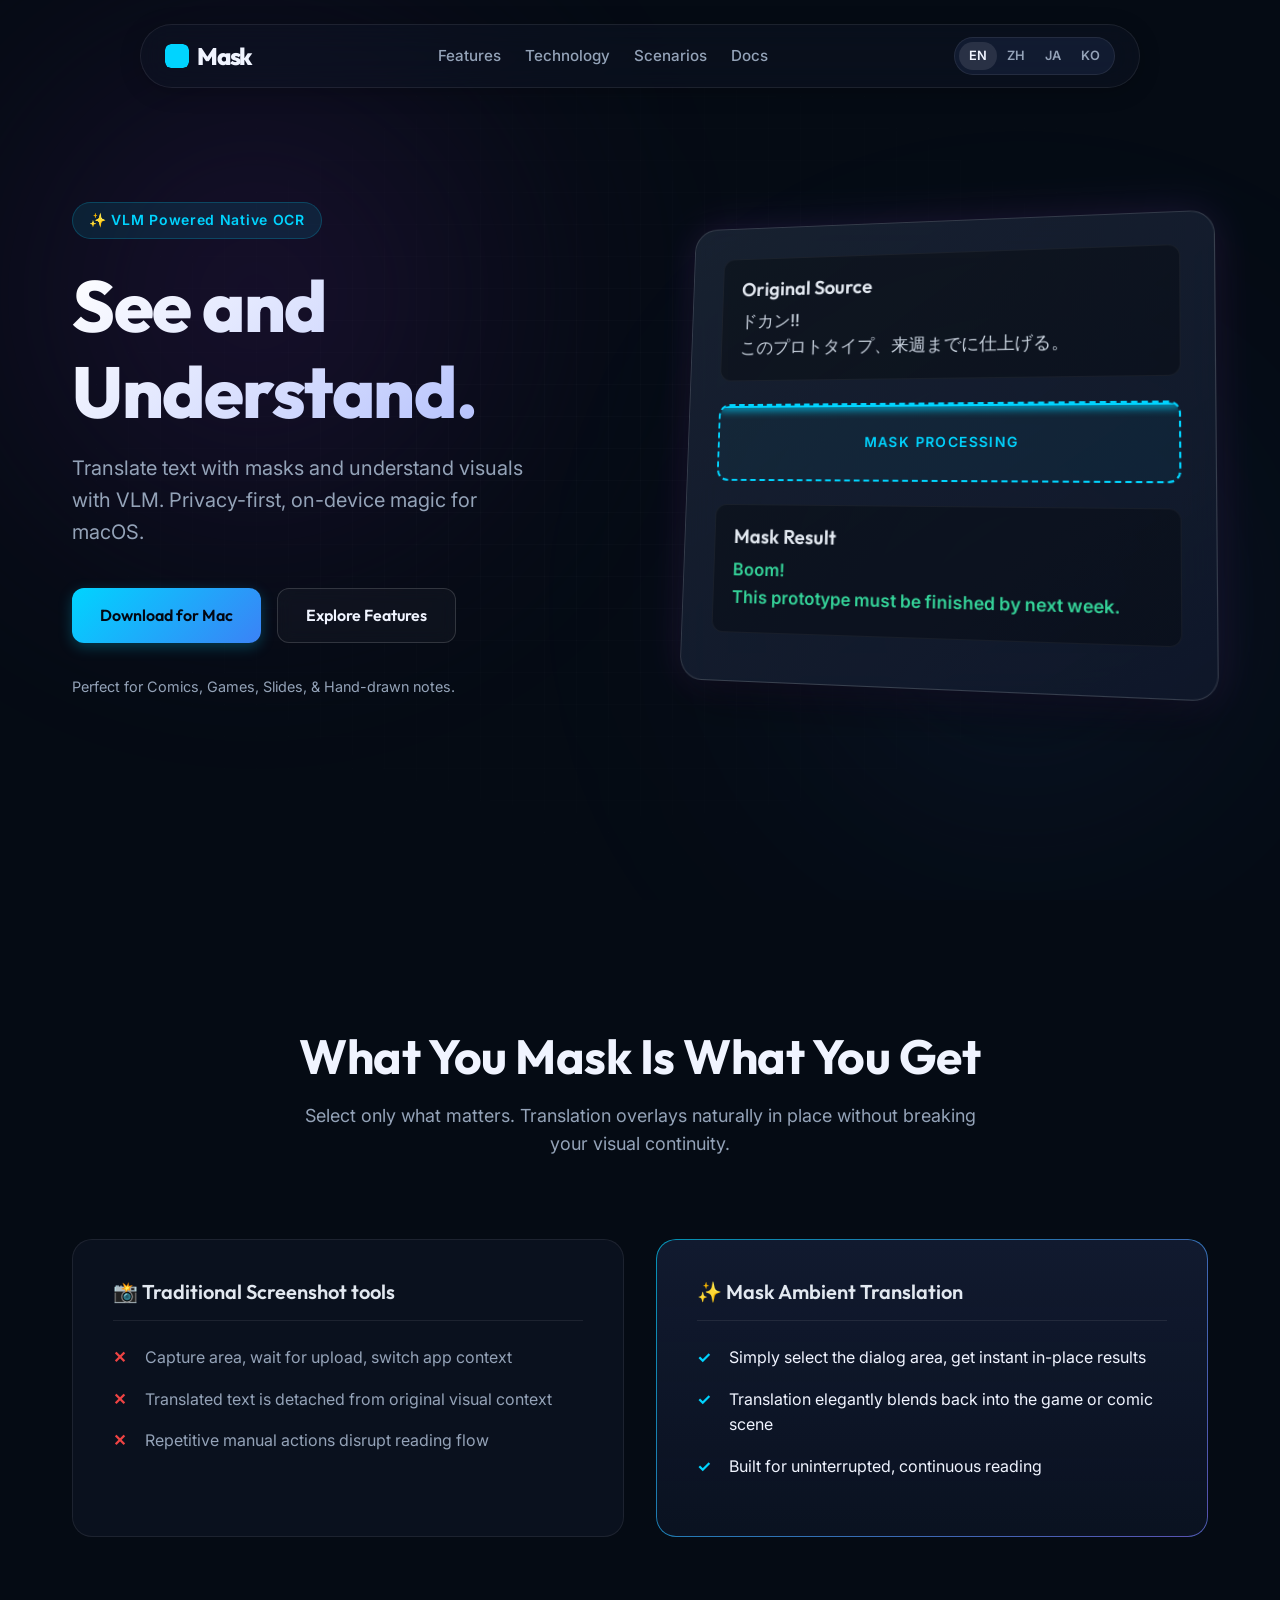
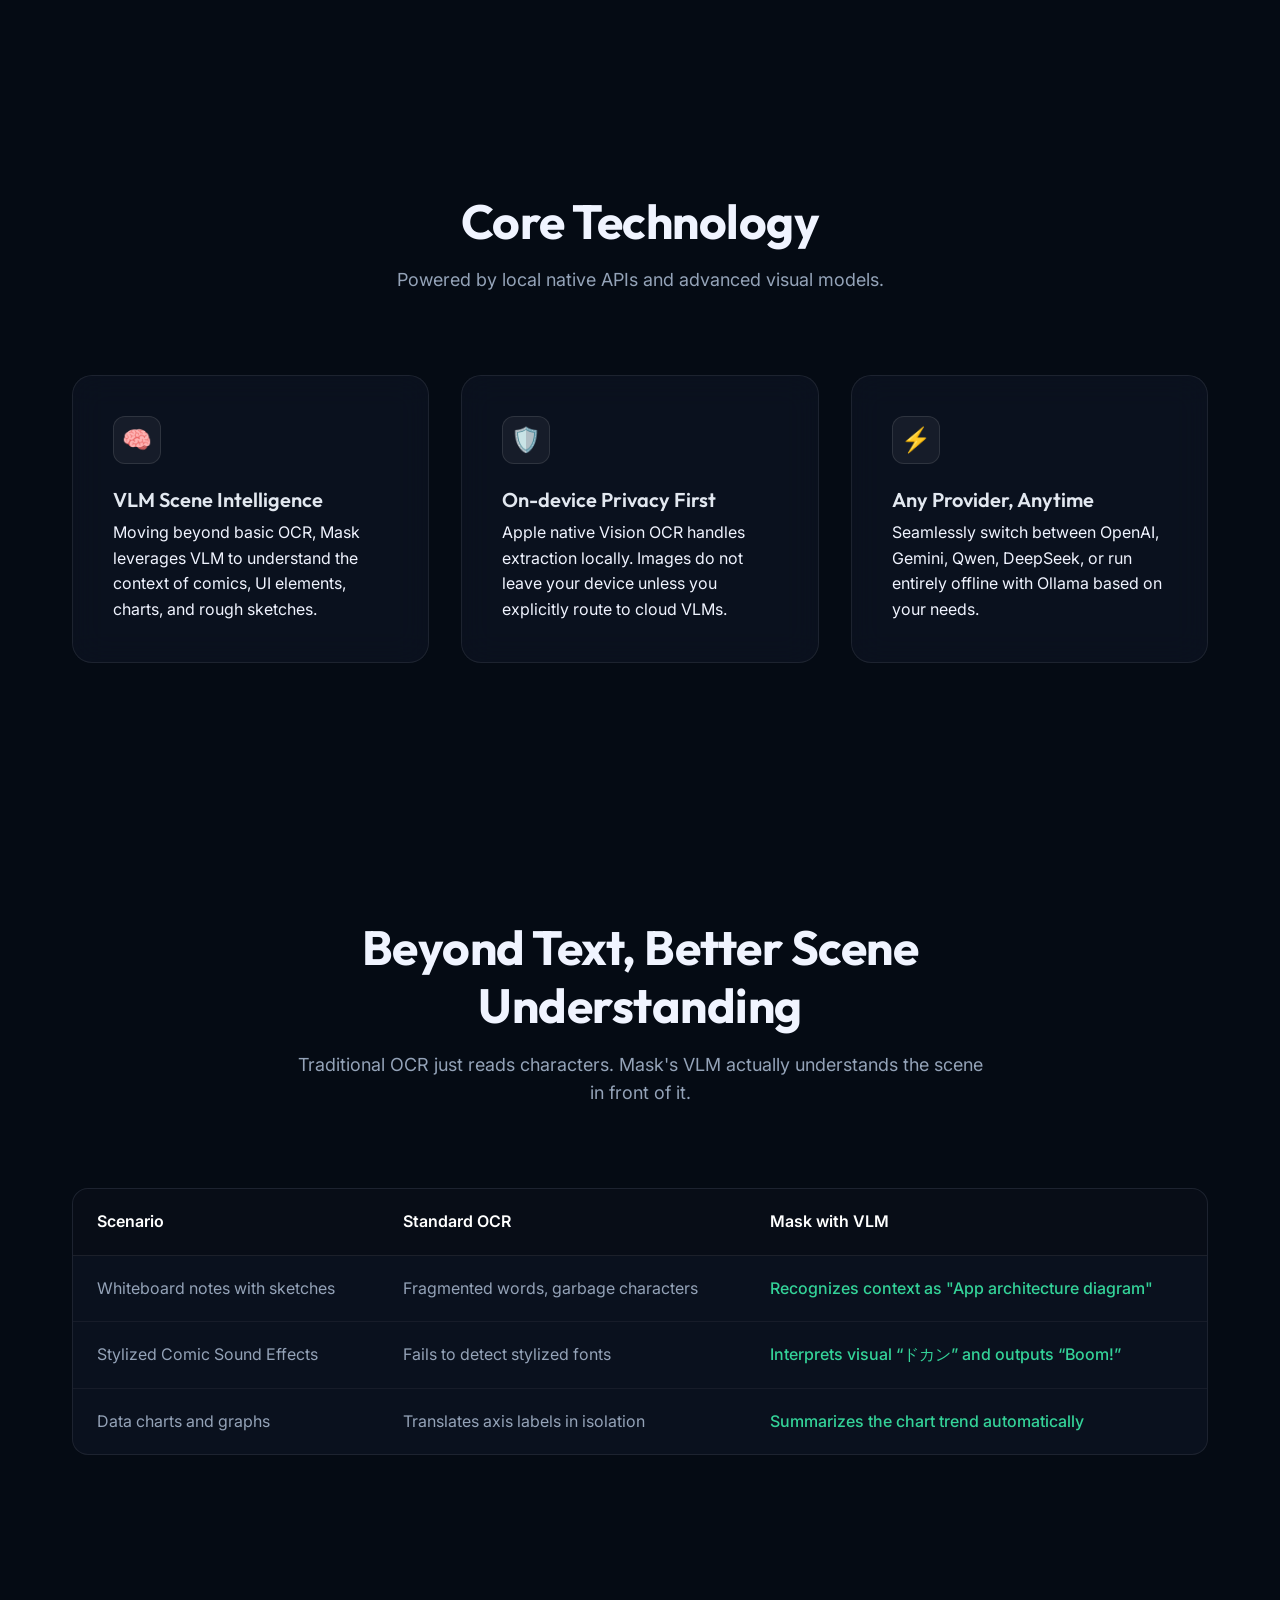
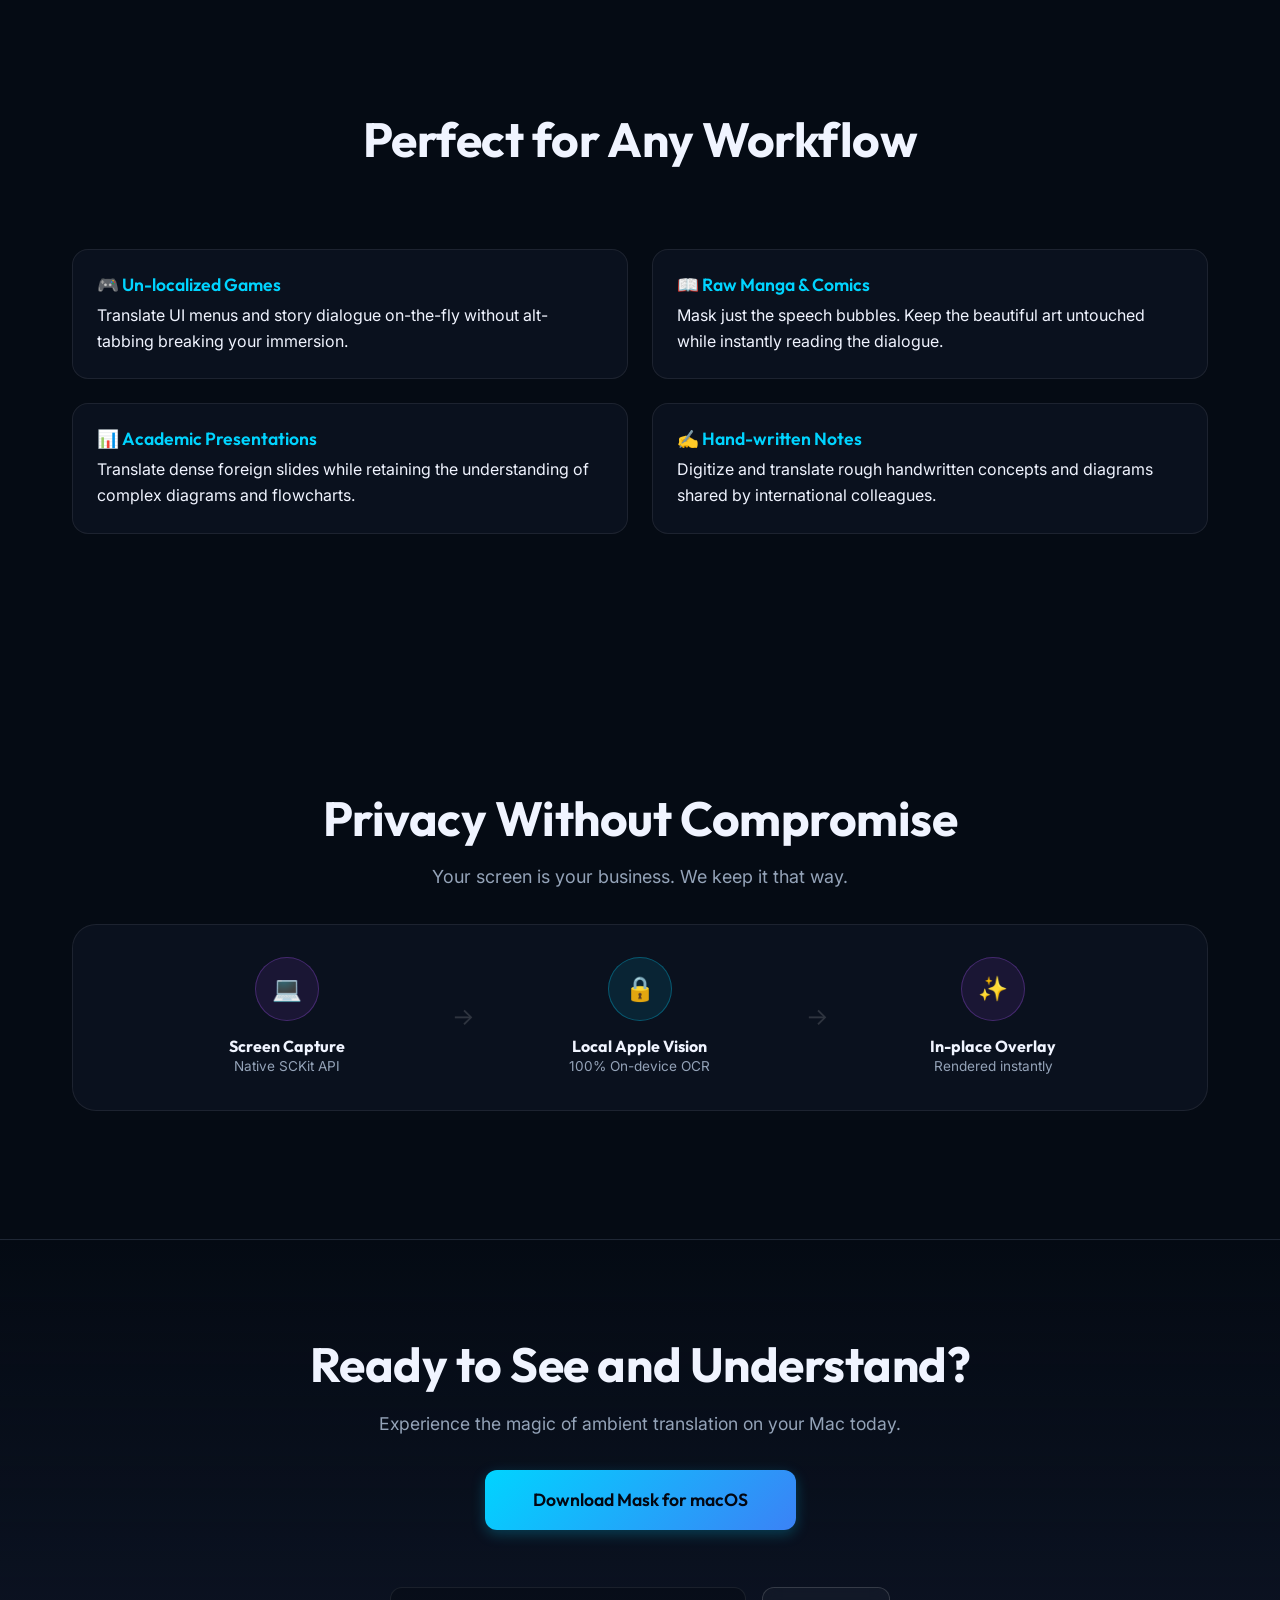
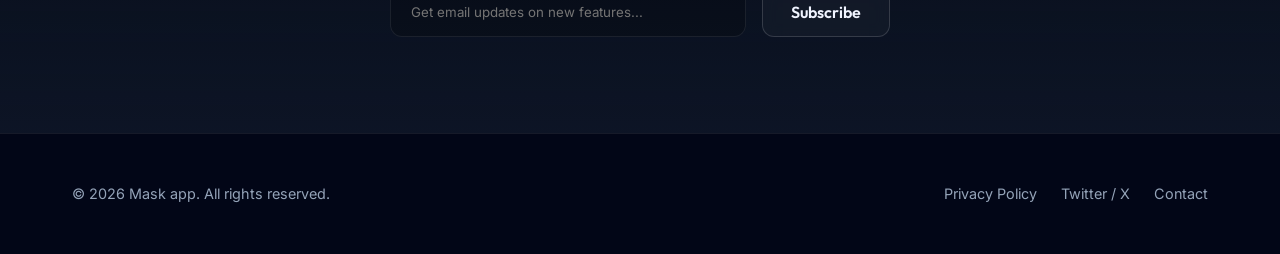
<file: index.html>
<!doctype html>
<html lang="en">
  <head>
    <meta charset="UTF-8" />
    <meta name="viewport" content="width=device-width, initial-scale=1" />
    <title>Mask - See and Understand | On-device VLM Translator</title>
    <meta
      name="description"
      content="Mask is an AI translation tool with mask-based interaction, on-device OCR, and VLM understanding for context-aware private translation."
    />
    <meta name="theme-color" content="#050b14" />
    <meta property="og:type" content="website" />
    <meta property="og:title" content="Mask - See and Understand" />
    <meta
      property="og:description"
      content="Translate text with masks and understand scenes with VLM. Privacy-first and on-device."
    />
    <meta property="og:url" content="https://mask-app.com/" />
    <meta property="og:image" content="https://mask-app.com/assets/og-cover.svg" />
    <link rel="canonical" href="https://mask-app.com/" />
    <link rel="alternate" hreflang="en" href="https://mask-app.com/" />
    <link rel="alternate" hreflang="zh-CN" href="https://mask-app.com/zh" />
    <link rel="icon" href="/assets/mask_icon.svg" type="image/svg+xml" />
    <link rel="manifest" href="/site.webmanifest" />
    <link rel="preconnect" href="https://fonts.googleapis.com" />
    <link rel="preconnect" href="https://fonts.gstatic.com" crossorigin />
    <link
      href="https://fonts.googleapis.com/css2?family=Inter:wght@400;500;600&family=Outfit:wght@500;700;800&family=Space+Grotesk:wght@500;700&display=swap"
      rel="stylesheet"
    />
    <link rel="stylesheet" href="/styles.css" />
  </head>
  <body>
    <!-- Ambient glowing backgrounds -->
    <div class="ambient-bg" aria-hidden="true"></div>
    <div class="grid-overlay" aria-hidden="true"></div>

    <header class="site-header">
      <a class="brand" href="#home">Mask</a>
      <nav class="nav-links" aria-label="Main navigation">
        <a href="#features">Features</a>
        <a href="#technology">Technology</a>
        <a href="#scenarios">Scenarios</a>
        <a href="https://doc.mask-app.com" target="_blank" rel="noreferrer">Docs</a>
      </nav>
      <div class="header-actions">
        <div class="lang-toggle" aria-label="Language selector">
          <span class="active">EN</span>
          <a href="/zh" hreflang="zh-CN">ZH</a>
          <a href="/ja" hreflang="ja">JA</a>
          <a href="/ko" hreflang="ko">KO</a>
        </div>
      </div>
    </header>

    <main>
      <section class="hero reveal" id="home">
        <div class="container hero-content">
          <div class="hero-text">
            <span class="badge">✨ VLM Powered Native OCR</span>
            <h1>See and <br>Understand.</h1>
            <p class="subtitle">Translate text with masks and understand visuals with VLM. Privacy-first, on-device magic for macOS.</p>
            <div class="hero-actions">
              <a class="btn btn-primary" href="#download">Download for Mac</a>
              <a class="btn btn-secondary" href="#features">Explore Features</a>
            </div>
            <p style="color: var(--text-muted); font-size: 0.9rem;">Perfect for Comics, Games, Slides, & Hand-drawn notes.</p>
          </div>
          
          <div class="hero-demo-container">
            <div class="demo-glass-pane" aria-label="Mask interaction demo">
              <div class="demo-original">
                <h3>Original Source</h3>
                <p>ドカン!!</p>
                <p>このプロトタイプ、来週までに仕上げる。</p>
              </div>
              <div class="demo-mask" aria-hidden="true">
                <div class="scanner-line"></div>
                <span>Mask Processing</span>
              </div>
              <div class="demo-translated">
                <h3>Mask Result</h3>
                <p>Boom!</p>
                <p>This prototype must be finished by next week.</p>
              </div>
            </div>
          </div>
        </div>
      </section>

      <section class="reveal" id="features">
        <div class="container">
          <div class="section-header">
            <h2>What You Mask Is What You Get</h2>
            <p>Select only what matters. Translation overlays naturally in place without breaking your visual continuity.</p>
          </div>
          
          <div class="compare-container">
            <div class="compare-box">
              <h3>📸 Traditional Screenshot tools</h3>
              <ul>
                <li>Capture area, wait for upload, switch app context</li>
                <li>Translated text is detached from original visual context</li>
                <li>Repetitive manual actions disrupt reading flow</li>
              </ul>
            </div>
            <div class="compare-box pro">
              <h3>✨ Mask Ambient Translation</h3>
              <ul>
                <li>Simply select the dialog area, get instant in-place results</li>
                <li>Translation elegantly blends back into the game or comic scene</li>
                <li>Built for uninterrupted, continuous reading</li>
              </ul>
            </div>
          </div>
        </div>
      </section>

      <section class="reveal" id="technology">
        <div class="container">
          <div class="section-header">
            <h2>Core Technology</h2>
            <p>Powered by local native APIs and advanced visual models.</p>
          </div>
          <div class="feature-cards">
            <article class="glass-card">
              <div class="card-icon">🧠</div>
              <h3>VLM Scene Intelligence</h3>
              <p>Moving beyond basic OCR, Mask leverages VLM to understand the context of comics, UI elements, charts, and rough sketches.</p>
            </article>
            <article class="glass-card">
              <div class="card-icon">🛡️</div>
              <h3>On-device Privacy First</h3>
              <p>Apple native Vision OCR handles extraction locally. Images do not leave your device unless you explicitly route to cloud VLMs.</p>
            </article>
            <article class="glass-card">
              <div class="card-icon">⚡️</div>
              <h3>Any Provider, Anytime</h3>
              <p>Seamlessly switch between OpenAI, Gemini, Qwen, DeepSeek, or run entirely offline with Ollama based on your needs.</p>
            </article>
          </div>
        </div>
      </section>

      <section class="reveal" id="vlm-compare">
        <div class="container">
          <div class="section-header">
            <h2>Beyond Text, Better Scene Understanding</h2>
            <p>Traditional OCR just reads characters. Mask's VLM actually understands the scene in front of it.</p>
          </div>
          <table class="glass-table">
            <thead>
              <tr>
                <th>Scenario</th>
                <th>Standard OCR</th>
                <th>Mask with VLM</th>
              </tr>
            </thead>
            <tbody>
              <tr>
                <td>Whiteboard notes with sketches</td>
                <td>Fragmented words, garbage characters</td>
                <td>Recognizes context as "App architecture diagram"</td>
              </tr>
              <tr>
                <td>Stylized Comic Sound Effects</td>
                <td>Fails to detect stylized fonts</td>
                <td>Interprets visual “ドカン” and outputs “Boom!”</td>
              </tr>
              <tr>
                <td>Data charts and graphs</td>
                <td>Translates axis labels in isolation</td>
                <td>Summarizes the chart trend automatically</td>
              </tr>
            </tbody>
          </table>
        </div>
      </section>

      <section class="reveal" id="scenarios">
        <div class="container">
          <div class="section-header">
            <h2>Perfect for Any Workflow</h2>
          </div>
          <div class="scenario-grid">
            <article class="scenario-card">
              <h3>🎮 Un-localized Games</h3>
              <p>Translate UI menus and story dialogue on-the-fly without alt-tabbing breaking your immersion.</p>
            </article>
            <article class="scenario-card">
              <h3>📖 Raw Manga & Comics</h3>
              <p>Mask just the speech bubbles. Keep the beautiful art untouched while instantly reading the dialogue.</p>
            </article>
            <article class="scenario-card">
              <h3>📊 Academic Presentations</h3>
              <p>Translate dense foreign slides while retaining the understanding of complex diagrams and flowcharts.</p>
            </article>
            <article class="scenario-card">
              <h3>✍️ Hand-written Notes</h3>
              <p>Digitize and translate rough handwritten concepts and diagrams shared by international colleagues.</p>
            </article>
          </div>
        </div>
      </section>

      <section class="reveal" id="privacy">
        <div class="container">
           <div class="section-header" style="margin-bottom: 2rem;">
            <h2>Privacy Without Compromise</h2>
            <p>Your screen is your business. We keep it that way.</p>
          </div>
          <div class="privacy-flow">
            <div class="flow-step">
              <div class="flow-icon">💻</div>
              <h4>Screen Capture</h4>
              <p style="font-size: 0.85rem; color: var(--text-muted);">Native SCKit API</p>
            </div>
            <div class="flow-arrow">→</div>
            <div class="flow-step">
              <div class="flow-icon">🔒</div>
              <h4>Local Apple Vision</h4>
              <p style="font-size: 0.85rem; color: var(--text-muted);">100% On-device OCR</p>
            </div>
            <div class="flow-arrow">→</div>
            <div class="flow-step">
              <div class="flow-icon">✨</div>
              <h4>In-place Overlay</h4>
              <p style="font-size: 0.85rem; color: var(--text-muted);">Rendered instantly</p>
            </div>
          </div>
        </div>
      </section>

      <section class="cta-section reveal" id="download">
        <div class="container">
          <h2>Ready to See and Understand?</h2>
          <p style="color: var(--text-muted); margin: 1rem 0 2rem; font-size: 1.1rem;">Experience the magic of ambient translation on your Mac today.</p>
          <a class="btn btn-primary" href="#" style="padding: 1rem 3rem; font-size: 1.1rem;">Download Mask for macOS</a>
          <br><br>
          <a href="/ja" hreflang="ja" style="display:none;"></a>
          <a href="/ko" hreflang="ko" style="display:none;"></a>
          <a href="/zh" hreflang="zh-CN" style="display:none;"></a>
          
          <form class="subscribe-form" action="#" method="post" onsubmit="return false;">
            <input class="subscribe-input" id="email" type="email" placeholder="Get email updates on new features..." />
            <button class="btn btn-secondary" type="submit">Subscribe</button>
          </form>
        </div>
      </section>
    </main>

    <footer class="site-footer">
      <div class="container footer-content">
        <div style="color: var(--text-muted); font-size: 0.9rem;">© 2026 Mask app. All rights reserved.</div>
        <div class="footer-links">
          <a href="/privacy-en.html">Privacy Policy</a>
          <a href="https://x.com/" target="_blank" rel="noreferrer">Twitter / X</a>
          <a href="mailto:hello@mask-app.com">Contact</a>
        </div>
      </div>
    </footer>

    <script>
      // Simple observer for reveal animation
      const observer = new IntersectionObserver((entries) => {
        entries.forEach(entry => {
          if(entry.isIntersecting) {
            entry.target.classList.add('visible');
          }
        });
      }, { threshold: 0.1 });

      document.querySelectorAll('.reveal').forEach(el => observer.observe(el));
    </script>
  </body>
</html>
</file>
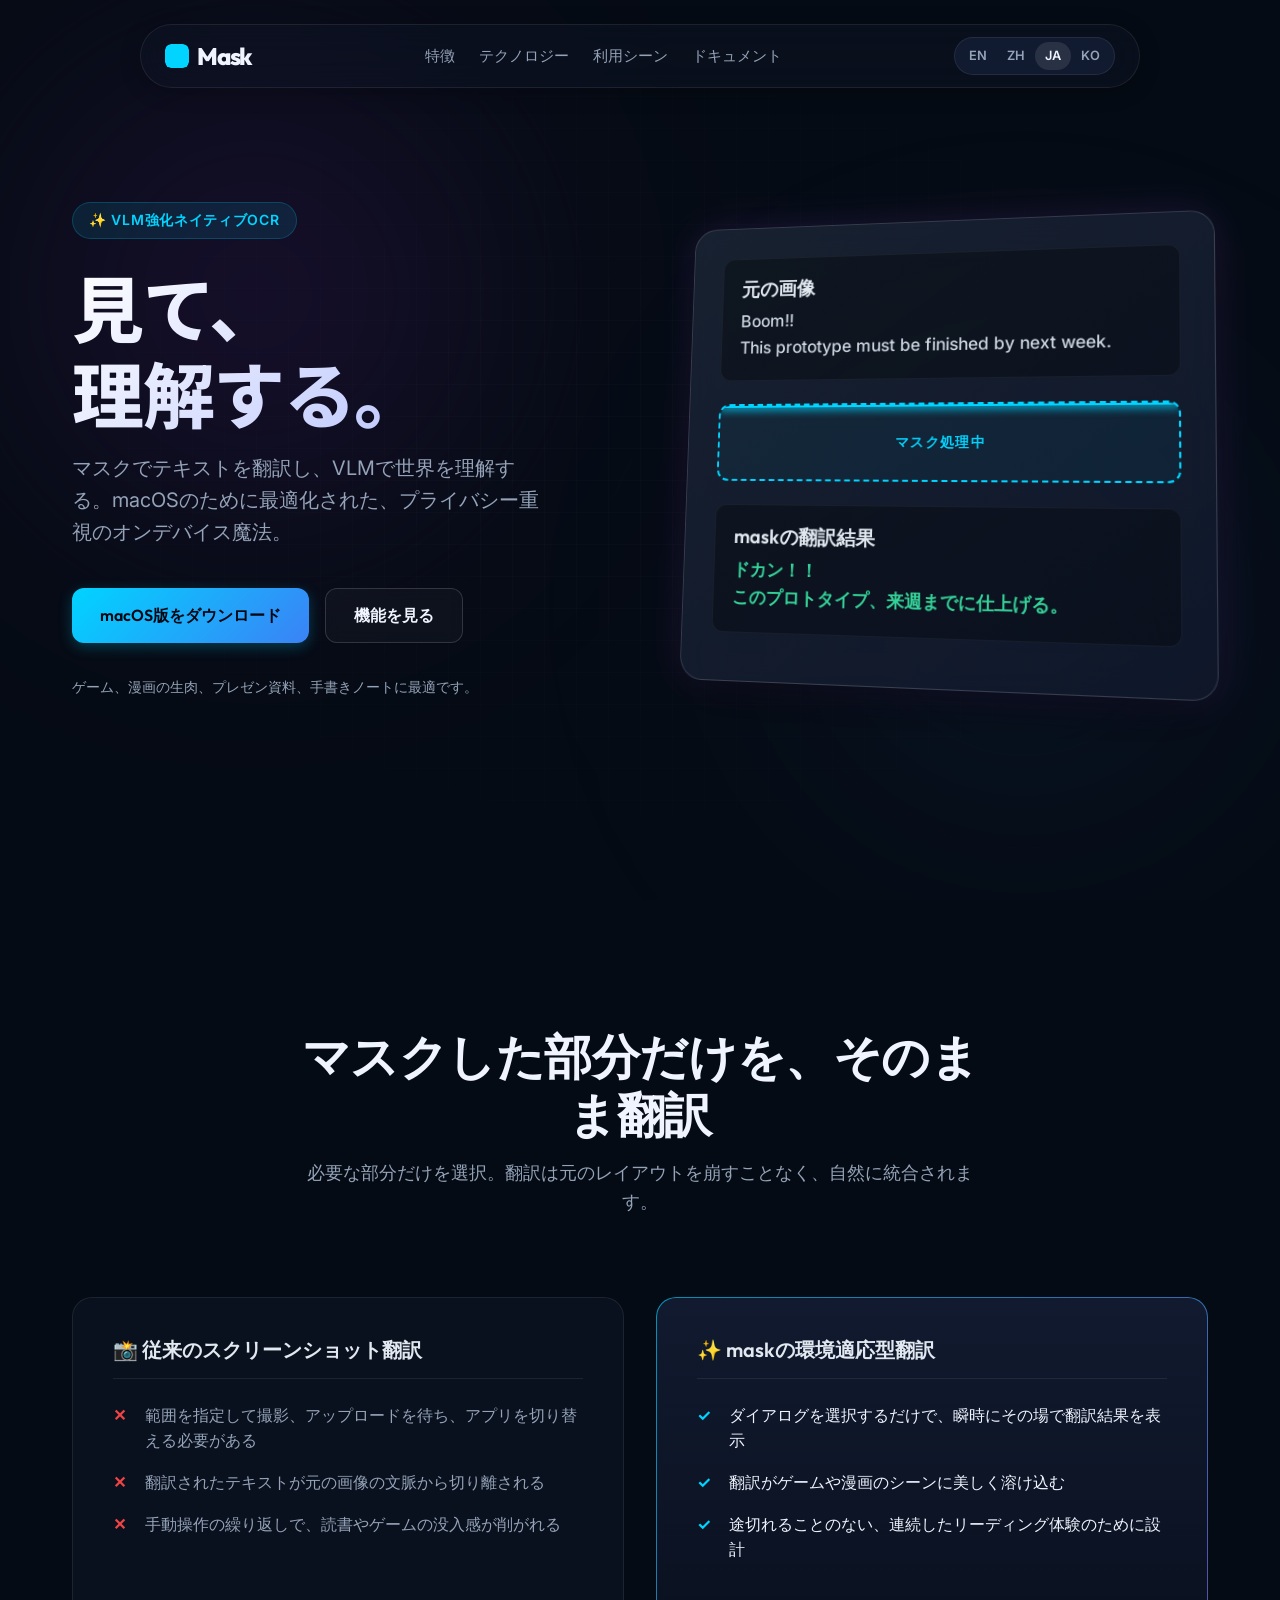
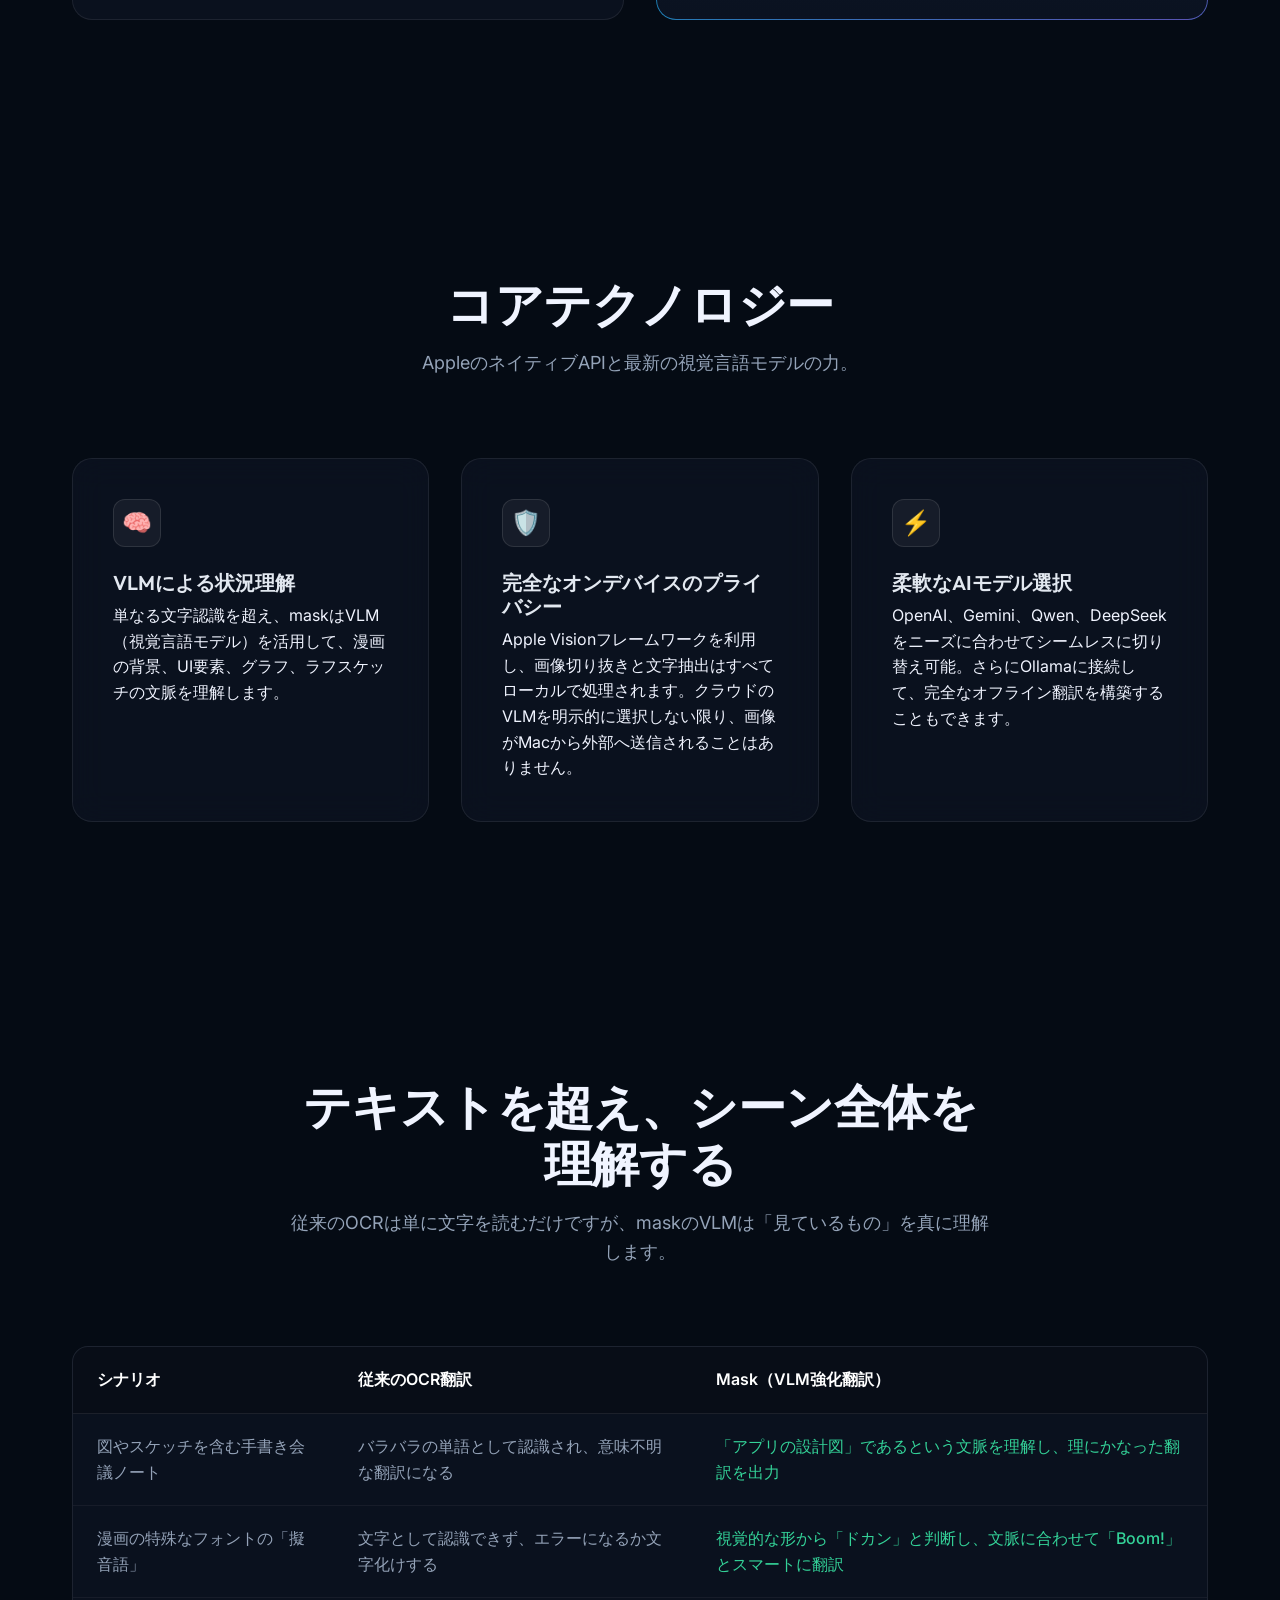
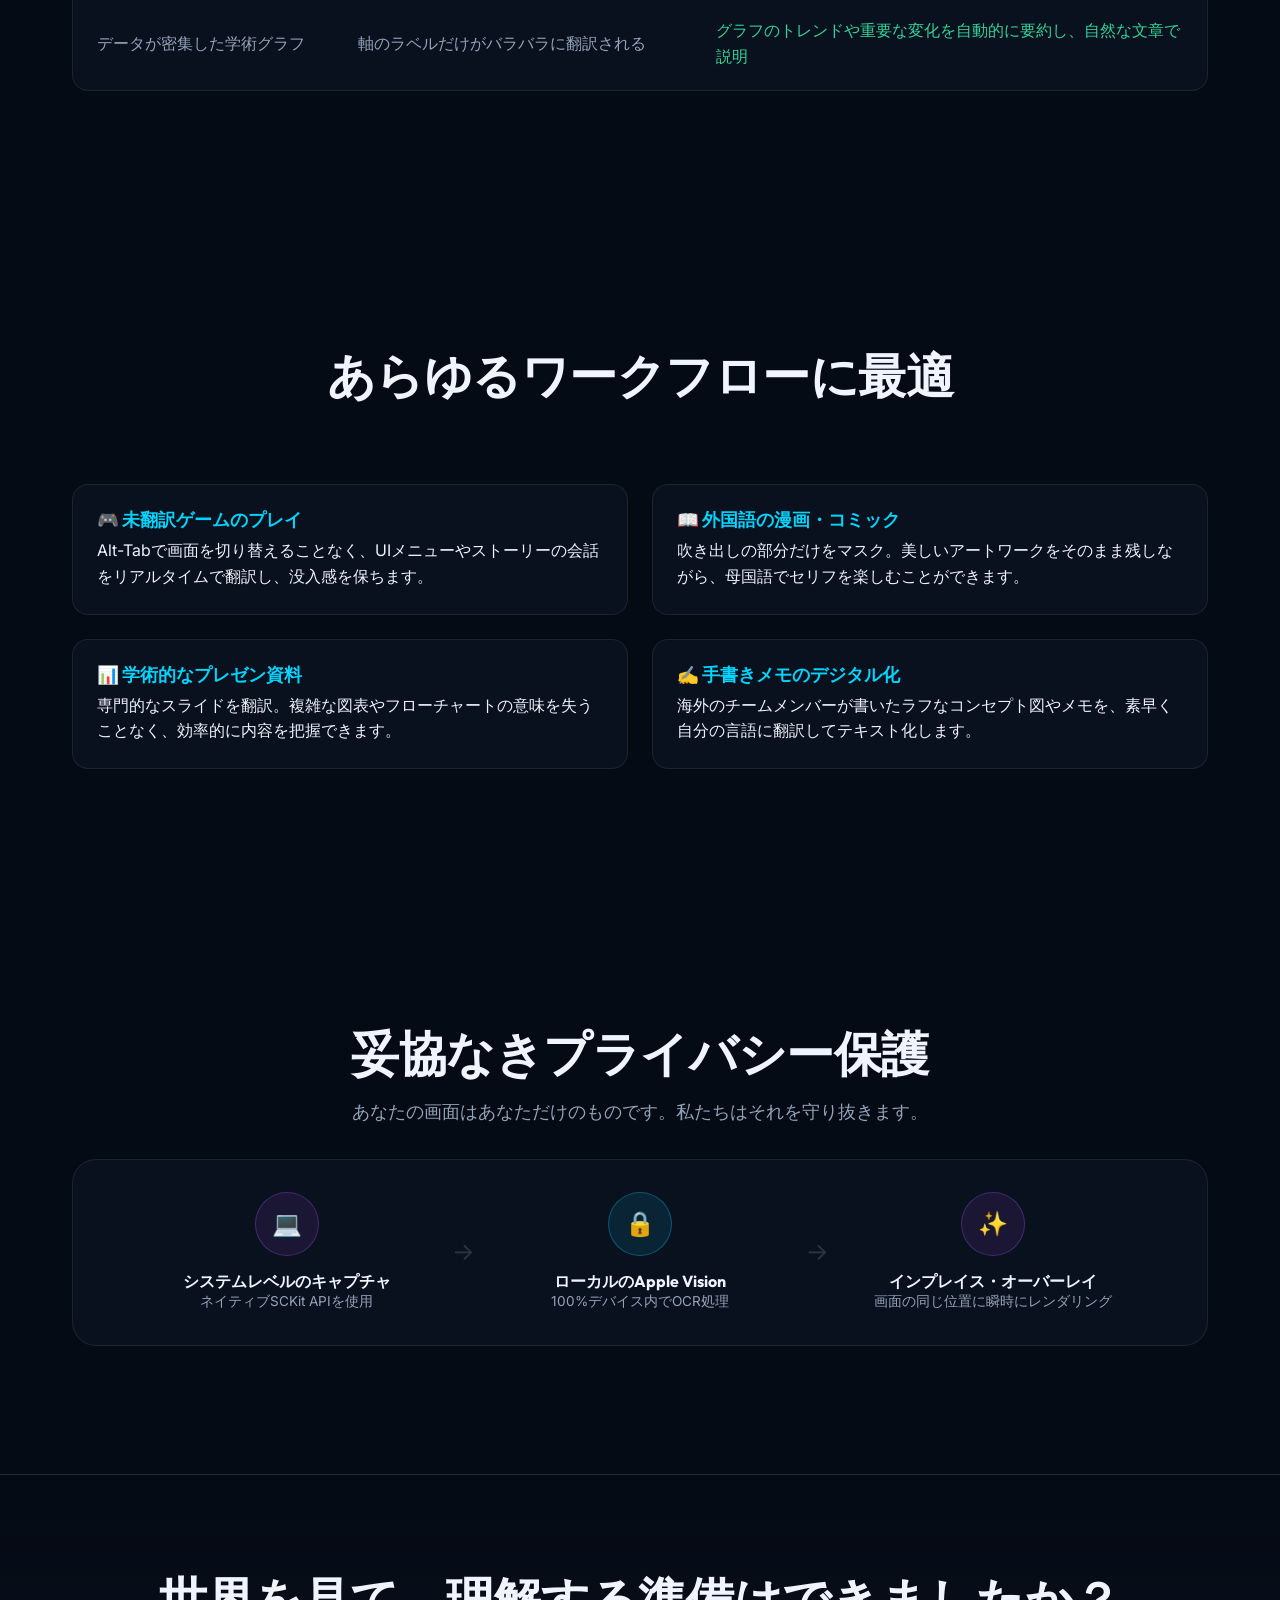
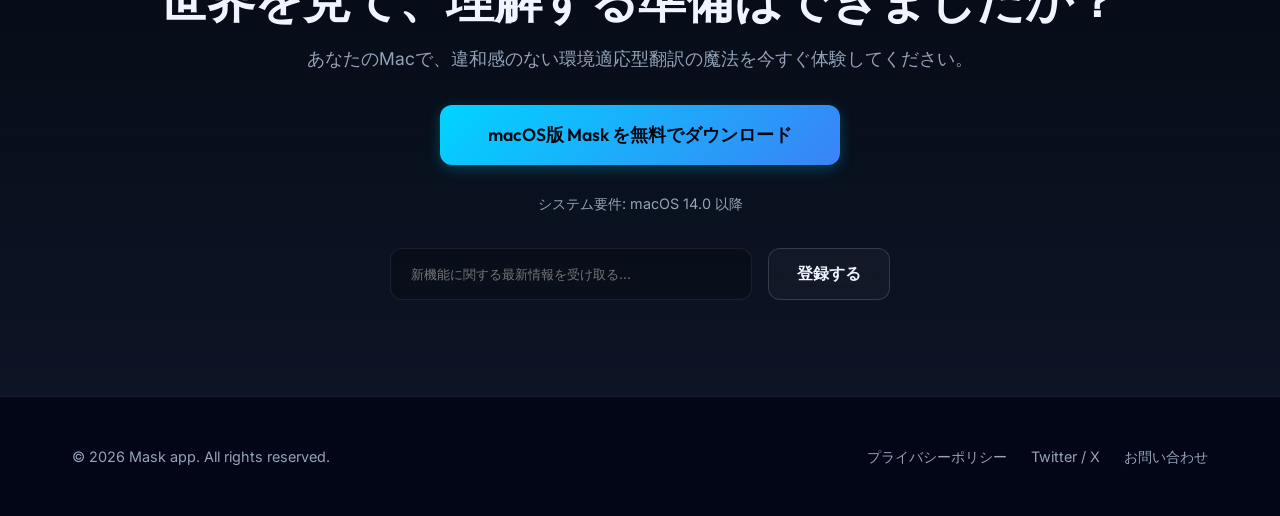
<file: ja.html>
<!doctype html>
<html lang="ja">
  <head>
    <meta charset="UTF-8" />
    <meta name="viewport" content="width=device-width, initial-scale=1" />
    <title>Mask - 見て、理解する | オンデバイスVLM翻訳ツール</title>
    <meta
      name="description"
      content="maskは、マスク操作、オンデバイスOCR、VLM（視覚言語モデル）による文脈理解を備えた、プライバシー重視のAI翻訳ツールです。"
    />
    <meta name="theme-color" content="#050b14" />
    <meta property="og:type" content="website" />
    <meta property="og:title" content="Mask - 見て、理解する" />
    <meta
      property="og:description"
      content="マスクでテキストを翻訳し、VLMでシーンを理解。プライバシーを最優先したオンデバイス処理。"
    />
    <meta property="og:url" content="https://mask-app.com/ja" />
    <meta property="og:image" content="https://mask-app.com/assets/og-cover.svg" />
    <link rel="canonical" href="https://mask-app.com/ja" />
    <link rel="alternate" hreflang="ja" href="https://mask-app.com/ja" />
    <link rel="alternate" hreflang="en" href="https://mask-app.com/" />
    <link rel="alternate" hreflang="zh-CN" href="https://mask-app.com/zh" />
    <link rel="alternate" hreflang="ko" href="https://mask-app.com/ko" />
    <link rel="icon" href="/assets/mask_icon.svg" type="image/svg+xml" />
    <link rel="manifest" href="/site.webmanifest" />
    <link rel="preconnect" href="https://fonts.googleapis.com" />
    <link rel="preconnect" href="https://fonts.gstatic.com" crossorigin />
    <link
      href="https://fonts.googleapis.com/css2?family=Inter:wght@400;500;600&family=Outfit:wght@500;700;800&family=Noto+Sans+JP:wght@400;500;700;800&display=swap"
      rel="stylesheet"
    />
    <link rel="stylesheet" href="/styles.css" />
  </head>
  <body>
    <!-- Ambient glowing backgrounds -->
    <div class="ambient-bg" aria-hidden="true"></div>
    <div class="grid-overlay" aria-hidden="true"></div>

    <header class="site-header">
      <a class="brand" href="#home" style="font-family: 'Outfit', 'Noto Sans JP', sans-serif;">Mask</a>
      <nav class="nav-links" aria-label="メインナビゲーション">
        <a href="#features">特徴</a>
        <a href="#technology">テクノロジー</a>
        <a href="#scenarios">利用シーン</a>
        <a href="https://doc.mask-app.com" target="_blank" rel="noreferrer">ドキュメント</a>
      </nav>
      <div class="header-actions">
        <div class="lang-toggle" aria-label="言語選択">
          <a href="/" hreflang="en">EN</a>
          <a href="/zh" hreflang="zh-CN">ZH</a>
          <span class="active">JA</span>
          <a href="/ko" hreflang="ko">KO</a>
        </div>
      </div>
    </header>

    <main>
      <section class="hero reveal" id="home">
        <div class="container hero-content">
          <div class="hero-text">
            <span class="badge">✨ VLM強化ネイティブOCR</span>
            <h1 style="font-family: 'Noto Sans JP', sans-serif;">見て、<br>理解する。</h1>
            <p class="subtitle">マスクでテキストを翻訳し、VLMで世界を理解する。macOSのために最適化された、プライバシー重視のオンデバイス魔法。</p>
            <div class="hero-actions">
              <a class="btn btn-primary" href="#download">macOS版をダウンロード</a>
              <a class="btn btn-secondary" href="#features">機能を見る</a>
            </div>
            <p style="color: var(--text-muted); font-size: 0.9rem;">ゲーム、漫画の生肉、プレゼン資料、手書きノートに最適です。</p>
          </div>
          
          <div class="hero-demo-container">
            <div class="demo-glass-pane" aria-label="マスクインタラクションのデモ">
              <div class="demo-original">
                <h3>元の画像</h3>
                <p>Boom!!</p>
                <p>This prototype must be finished by next week.</p>
              </div>
              <div class="demo-mask" aria-hidden="true">
                <div class="scanner-line"></div>
                <span>マスク処理中</span>
              </div>
              <div class="demo-translated">
                <h3>maskの翻訳結果</h3>
                <p>ドカン！！</p>
                <p>このプロトタイプ、来週までに仕上げる。</p>
              </div>
            </div>
          </div>
        </div>
      </section>

      <section class="reveal" id="features">
        <div class="container">
          <div class="section-header">
            <h2>マスクした部分だけを、そのまま翻訳</h2>
            <p>必要な部分だけを選択。翻訳は元のレイアウトを崩すことなく、自然に統合されます。</p>
          </div>
          
          <div class="compare-container">
            <div class="compare-box">
              <h3>📸 従来のスクリーンショット翻訳</h3>
              <ul>
                <li>範囲を指定して撮影、アップロードを待ち、アプリを切り替える必要がある</li>
                <li>翻訳されたテキストが元の画像の文脈から切り離される</li>
                <li>手動操作の繰り返しで、読書やゲームの没入感が削がれる</li>
              </ul>
            </div>
            <div class="compare-box pro">
              <h3>✨ maskの環境適応型翻訳</h3>
              <ul>
                <li>ダイアログを選択するだけで、瞬時にその場で翻訳結果を表示</li>
                <li>翻訳がゲームや漫画のシーンに美しく溶け込む</li>
                <li>途切れることのない、連続したリーディング体験のために設計</li>
              </ul>
            </div>
          </div>
        </div>
      </section>

      <section class="reveal" id="technology">
        <div class="container">
          <div class="section-header">
            <h2>コアテクノロジー</h2>
            <p>AppleのネイティブAPIと最新の視覚言語モデルの力。</p>
          </div>
          <div class="feature-cards">
            <article class="glass-card">
              <div class="card-icon">🧠</div>
              <h3>VLMによる状況理解</h3>
              <p>単なる文字認識を超え、maskはVLM（視覚言語モデル）を活用して、漫画の背景、UI要素、グラフ、ラフスケッチの文脈を理解します。</p>
            </article>
            <article class="glass-card">
              <div class="card-icon">🛡️</div>
              <h3>完全なオンデバイスのプライバシー</h3>
              <p>Apple Visionフレームワークを利用し、画像切り抜きと文字抽出はすべてローカルで処理されます。クラウドのVLMを明示的に選択しない限り、画像がMacから外部へ送信されることはありません。</p>
            </article>
            <article class="glass-card">
              <div class="card-icon">⚡️</div>
              <h3>柔軟なAIモデル選択</h3>
              <p>OpenAI、Gemini、Qwen、DeepSeekをニーズに合わせてシームレスに切り替え可能。さらにOllamaに接続して、完全なオフライン翻訳を構築することもできます。</p>
            </article>
          </div>
        </div>
      </section>

      <section class="reveal" id="vlm-compare">
        <div class="container">
          <div class="section-header">
            <h2>テキストを超え、シーン全体を理解する</h2>
            <p>従来のOCRは単に文字を読むだけですが、maskのVLMは「見ているもの」を真に理解します。</p>
          </div>
          <table class="glass-table">
            <thead>
              <tr>
                <th>シナリオ</th>
                <th>従来のOCR翻訳</th>
                <th>Mask（VLM強化翻訳）</th>
              </tr>
            </thead>
            <tbody>
              <tr>
                <td>図やスケッチを含む手書き会議ノート</td>
                <td>バラバラの単語として認識され、意味不明な翻訳になる</td>
                <td>「アプリの設計図」であるという文脈を理解し、理にかなった翻訳を出力</td>
              </tr>
              <tr>
                <td>漫画の特殊なフォントの「擬音語」</td>
                <td>文字として認識できず、エラーになるか文字化けする</td>
                <td>視覚的な形から「ドカン」と判断し、文脈に合わせて「Boom!」とスマートに翻訳</td>
              </tr>
              <tr>
                <td>データが密集した学術グラフ</td>
                <td>軸のラベルだけがバラバラに翻訳される</td>
                <td>グラフのトレンドや重要な変化を自動的に要約し、自然な文章で説明</td>
              </tr>
            </tbody>
          </table>
        </div>
      </section>

      <section class="reveal" id="scenarios">
        <div class="container">
          <div class="section-header">
            <h2>あらゆるワークフローに最適</h2>
          </div>
          <div class="scenario-grid">
            <article class="scenario-card">
              <h3>🎮 未翻訳ゲームのプレイ</h3>
              <p>Alt-Tabで画面を切り替えることなく、UIメニューやストーリーの会話をリアルタイムで翻訳し、没入感を保ちます。</p>
            </article>
            <article class="scenario-card">
              <h3>📖 外国語の漫画・コミック</h3>
              <p>吹き出しの部分だけをマスク。美しいアートワークをそのまま残しながら、母国語でセリフを楽しむことができます。</p>
            </article>
            <article class="scenario-card">
              <h3>📊 学術的なプレゼン資料</h3>
              <p>専門的なスライドを翻訳。複雑な図表やフローチャートの意味を失うことなく、効率的に内容を把握できます。</p>
            </article>
            <article class="scenario-card">
              <h3>✍️ 手書きメモのデジタル化</h3>
              <p>海外のチームメンバーが書いたラフなコンセプト図やメモを、素早く自分の言語に翻訳してテキスト化します。</p>
            </article>
          </div>
        </div>
      </section>

      <section class="reveal" id="privacy">
        <div class="container">
           <div class="section-header" style="margin-bottom: 2rem;">
            <h2>妥協なきプライバシー保護</h2>
            <p>あなたの画面はあなただけのものです。私たちはそれを守り抜きます。</p>
          </div>
          <div class="privacy-flow">
            <div class="flow-step">
              <div class="flow-icon">💻</div>
              <h4>システムレベルのキャプチャ</h4>
              <p style="font-size: 0.85rem; color: var(--text-muted);">ネイティブSCKit APIを使用</p>
            </div>
            <div class="flow-arrow">→</div>
            <div class="flow-step">
              <div class="flow-icon">🔒</div>
              <h4>ローカルのApple Vision</h4>
              <p style="font-size: 0.85rem; color: var(--text-muted);">100%デバイス内でOCR処理</p>
            </div>
            <div class="flow-arrow">→</div>
            <div class="flow-step">
              <div class="flow-icon">✨</div>
              <h4>インプレイス・オーバーレイ</h4>
              <p style="font-size: 0.85rem; color: var(--text-muted);">画面の同じ位置に瞬時にレンダリング</p>
            </div>
          </div>
        </div>
      </section>

      <section class="cta-section reveal" id="download">
        <div class="container">
          <h2>世界を見て、理解する準備はできましたか？</h2>
          <p style="color: var(--text-muted); margin: 1rem 0 2rem; font-size: 1.1rem;">あなたのMacで、違和感のない環境適応型翻訳の魔法を今すぐ体験してください。</p>
          <a class="btn btn-primary" href="#" style="padding: 1rem 3rem; font-size: 1.1rem;">macOS版 Mask を無料でダウンロード</a>
          <br><br>
          <span style="color: var(--text-muted); font-size: 0.9rem;">システム要件: macOS 14.0 以降</span>
          
          <form class="subscribe-form" action="#" method="post" onsubmit="return false;">
            <input class="subscribe-input" id="email" type="email" placeholder="新機能に関する最新情報を受け取る..." />
            <button class="btn btn-secondary" type="submit">登録する</button>
          </form>
        </div>
      </section>
    </main>

    <footer class="site-footer">
      <div class="container footer-content">
        <div style="color: var(--text-muted); font-size: 0.9rem;">© 2026 Mask app. All rights reserved.</div>
        <div class="footer-links">
          <a href="/privacy-en.html">プライバシーポリシー</a>
          <a href="https://x.com/" target="_blank" rel="noreferrer">Twitter / X</a>
          <a href="mailto:hello@mask-app.com">お問い合わせ</a>
        </div>
      </div>
    </footer>

    <script>
      const observer = new IntersectionObserver((entries) => {
        entries.forEach(entry => {
          if(entry.isIntersecting) {
            entry.target.classList.add('visible');
          }
        });
      }, { threshold: 0.1 });

      document.querySelectorAll('.reveal').forEach(el => observer.observe(el));
    </script>
  </body>
</html>
</file>
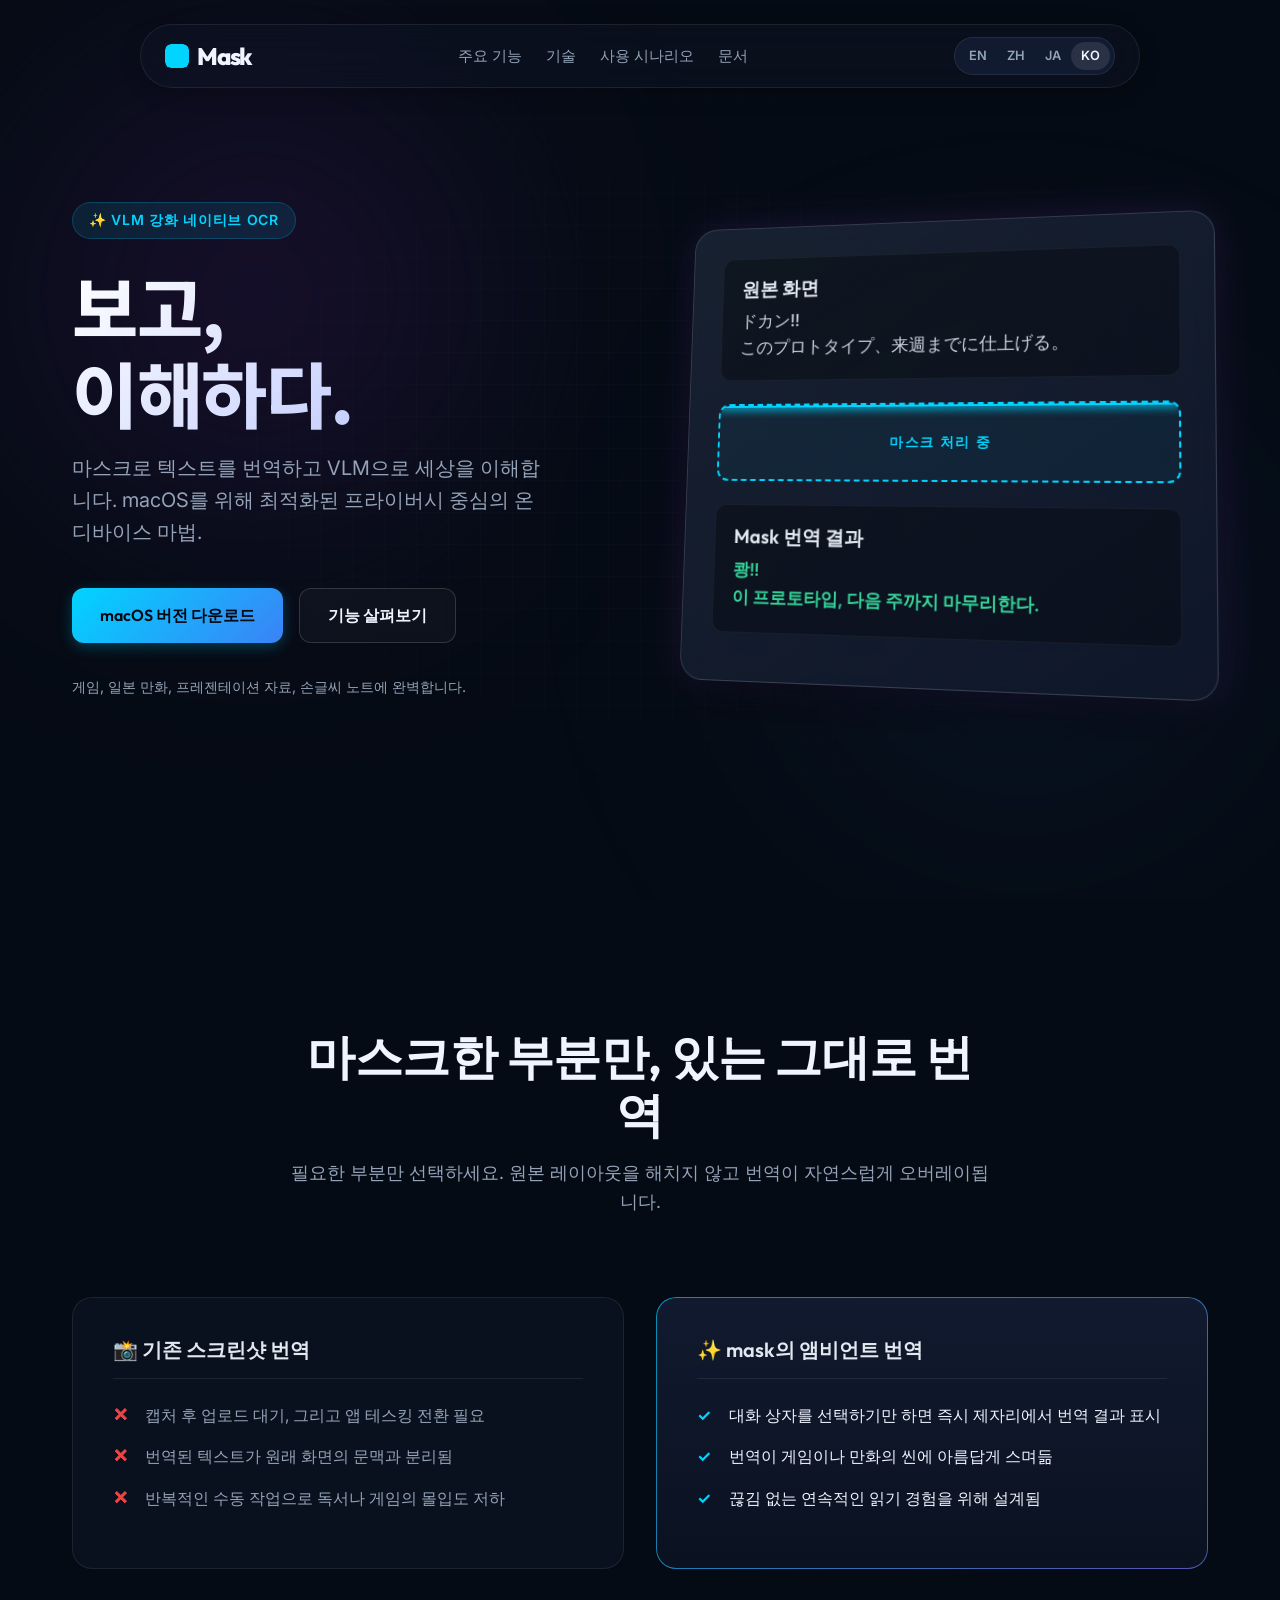
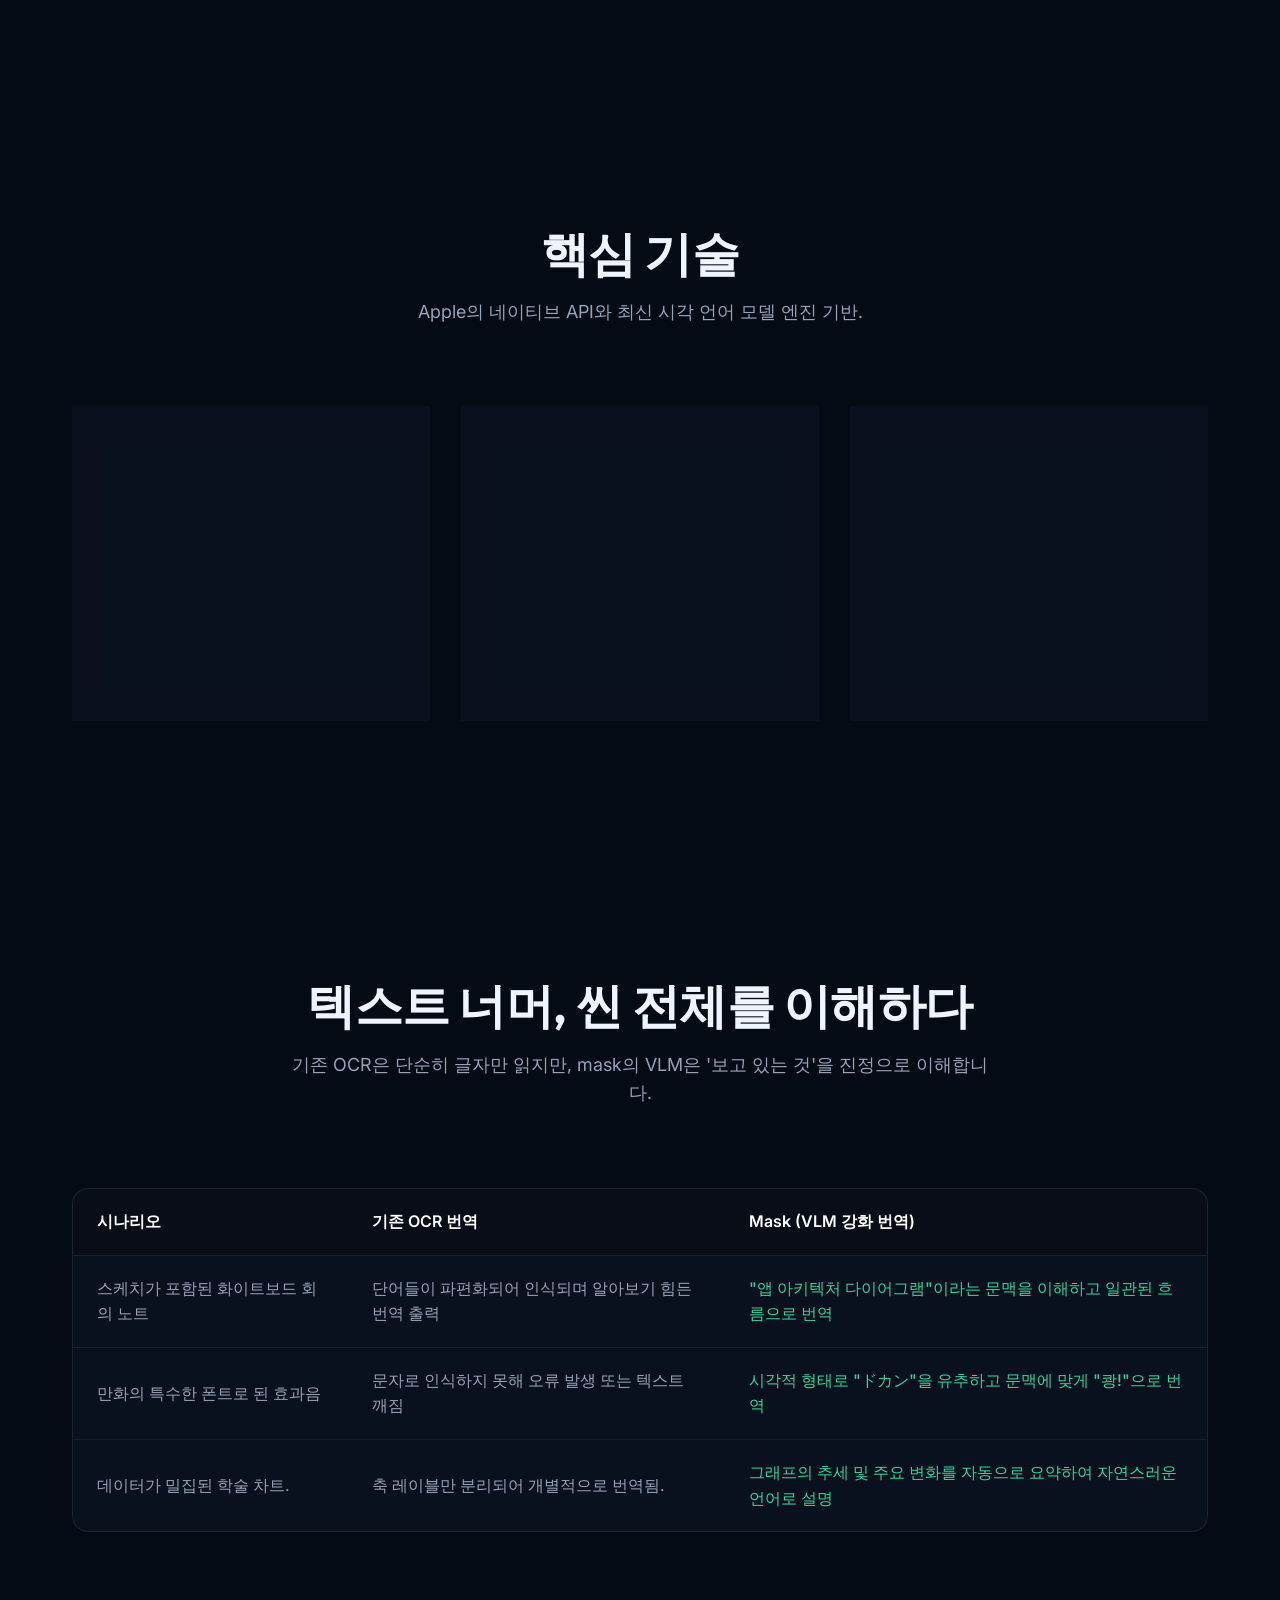
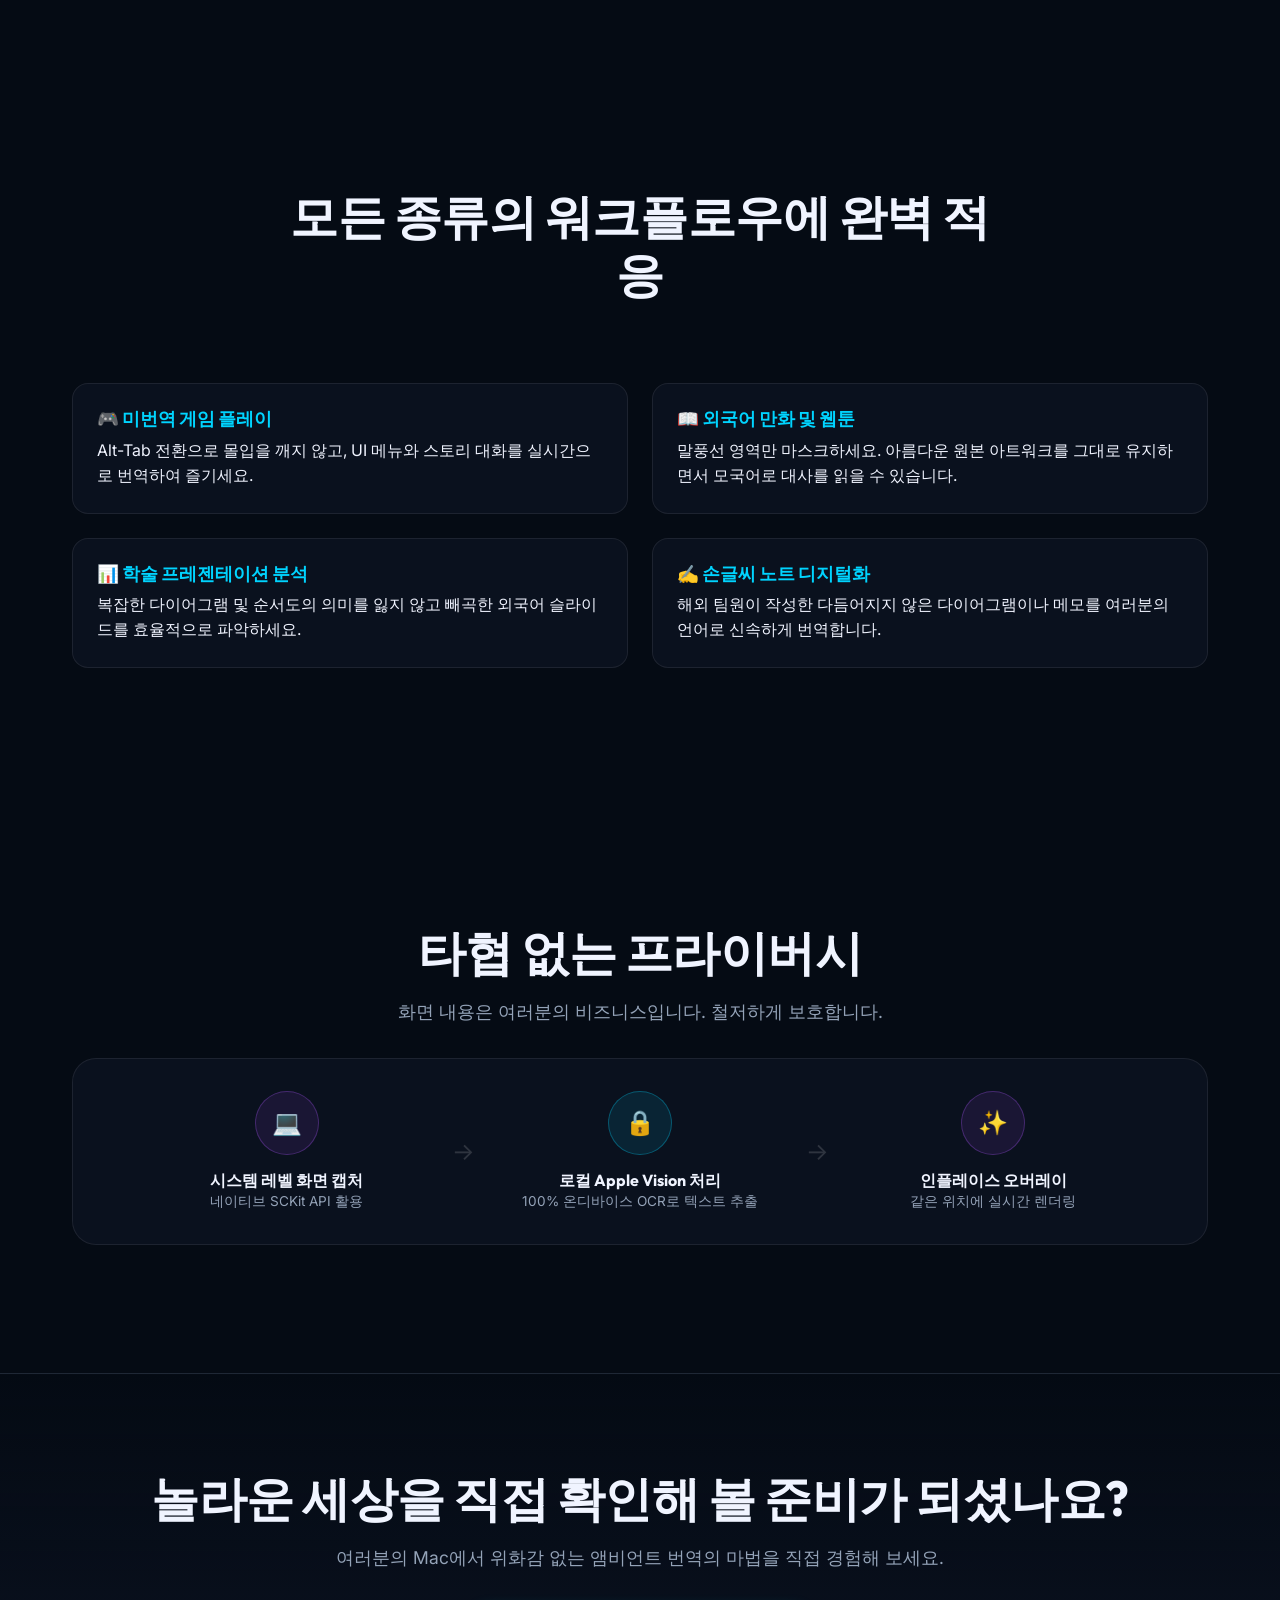
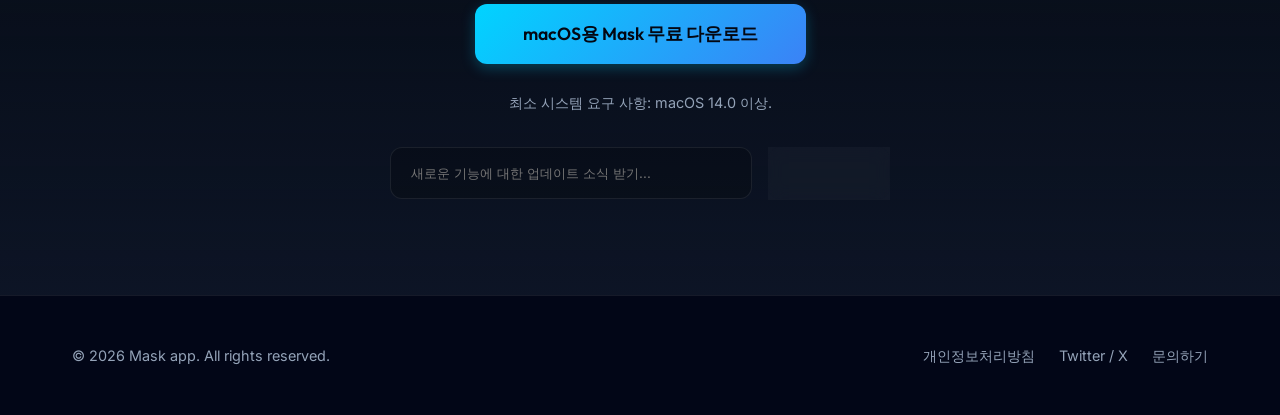
<file: ko.html>
<!doctype html>
<html lang="ko">
  <head>
    <meta charset="UTF-8" />
    <meta name="viewport" content="width=device-width, initial-scale=1" />
    <title>Mask - 보고, 이해하다 | 온디바이스 VLM 번역 도구</title>
    <meta
      name="description"
      content="mask는 마스크 기반 상호작용, 온디바이스 OCR 및 VLM(시각 언어 모델)을 갖춘 프라이버시 우선 AI 번역 도구입니다."
    />
    <meta name="theme-color" content="#050b14" />
    <meta property="og:type" content="website" />
    <meta property="og:title" content="Mask - 보고, 이해하다" />
    <meta
      property="og:description"
      content="마스크로 텍스트를 번역하고 VLM으로 화면을 이해합니다. 프라이버시를 최우선으로 하는 온디바이스 처리."
    />
    <meta property="og:url" content="https://mask-app.com/ko" />
    <meta property="og:image" content="https://mask-app.com/assets/og-cover.svg" />
    <link rel="canonical" href="https://mask-app.com/ko" />
    <link rel="alternate" hreflang="ko" href="https://mask-app.com/ko" />
    <link rel="alternate" hreflang="en" href="https://mask-app.com/" />
    <link rel="alternate" hreflang="zh-CN" href="https://mask-app.com/zh" />
    <link rel="alternate" hreflang="ja" href="https://mask-app.com/ja" />
    <link rel="icon" href="/assets/mask_icon.svg" type="image/svg+xml" />
    <link rel="manifest" href="/site.webmanifest" />
    <link rel="preconnect" href="https://fonts.googleapis.com" />
    <link rel="preconnect" href="https://fonts.gstatic.com" crossorigin />
    <link
      href="https://fonts.googleapis.com/css2?family=Inter:wght@400;500;600&family=Outfit:wght@500;700;800&family=Noto+Sans+KR:wght@400;500;700;800&display=swap"
      rel="stylesheet"
    />
    <link rel="stylesheet" href="/styles.css" />
  </head>
  <body>
    <!-- Ambient glowing backgrounds -->
    <div class="ambient-bg" aria-hidden="true"></div>
    <div class="grid-overlay" aria-hidden="true"></div>

    <header class="site-header">
      <a class="brand" href="#home" style="font-family: 'Outfit', 'Noto Sans KR', sans-serif;">Mask</a>
      <nav class="nav-links" aria-label="메인 내비게이션">
        <a href="#features">주요 기능</a>
        <a href="#technology">기술</a>
        <a href="#scenarios">사용 시나리오</a>
        <a href="https://doc.mask-app.com" target="_blank" rel="noreferrer">문서</a>
      </nav>
      <div class="header-actions">
        <div class="lang-toggle" aria-label="언어 선택">
          <a href="/" hreflang="en">EN</a>
          <a href="/zh" hreflang="zh-CN">ZH</a>
          <a href="/ja" hreflang="ja">JA</a>
          <span class="active">KO</span>
        </div>
      </div>
    </header>

    <main>
      <section class="hero reveal" id="home">
        <div class="container hero-content">
          <div class="hero-text">
            <span class="badge">✨ VLM 강화 네이티브 OCR</span>
            <h1 style="font-family: 'Noto Sans KR', sans-serif;">보고,<br>이해하다.</h1>
            <p class="subtitle">마스크로 텍스트를 번역하고 VLM으로 세상을 이해합니다. macOS를 위해 최적화된 프라이버시 중심의 온디바이스 마법.</p>
            <div class="hero-actions">
              <a class="btn btn-primary" href="#download">macOS 버전 다운로드</a>
              <a class="btn btn-secondary" href="#features">기능 살펴보기</a>
            </div>
            <p style="color: var(--text-muted); font-size: 0.9rem;">게임, 일본 만화, 프레젠테이션 자료, 손글씨 노트에 완벽합니다.</p>
          </div>
          
          <div class="hero-demo-container">
            <div class="demo-glass-pane" aria-label="마스크 상호작용 데모">
              <div class="demo-original">
                <h3>원본 화면</h3>
                <p>ドカン!!</p>
                <p>このプロトタイプ、来週までに仕上げる。</p>
              </div>
              <div class="demo-mask" aria-hidden="true">
                <div class="scanner-line"></div>
                <span>마스크 처리 중</span>
              </div>
              <div class="demo-translated">
                <h3>Mask 번역 결과</h3>
                <p>쾅!!</p>
                <p>이 프로토타입, 다음 주까지 마무리한다.</p>
              </div>
            </div>
          </div>
        </div>
      </section>

      <section class="reveal" id="features">
        <div class="container">
          <div class="section-header">
            <h2>마스크한 부분만, 있는 그대로 번역</h2>
            <p>필요한 부분만 선택하세요. 원본 레이아웃을 해치지 않고 번역이 자연스럽게 오버레이됩니다.</p>
          </div>
          
          <div class="compare-container">
            <div class="compare-box">
              <h3>📸 기존 스크린샷 번역</h3>
              <ul>
                <li>캡처 후 업로드 대기, 그리고 앱 테스킹 전환 필요</li>
                <li>번역된 텍스트가 원래 화면의 문맥과 분리됨</li>
                <li>반복적인 수동 작업으로 독서나 게임의 몰입도 저하</li>
              </ul>
            </div>
            <div class="compare-box pro">
              <h3>✨ mask의 앰비언트 번역</h3>
              <ul>
                <li>대화 상자를 선택하기만 하면 즉시 제자리에서 번역 결과 표시</li>
                <li>번역이 게임이나 만화의 씬에 아름답게 스며듦</li>
                <li>끊김 없는 연속적인 읽기 경험을 위해 설계됨</li>
              </ul>
            </div>
          </div>
        </div>
      </section>

      <section class="reveal" id="technology">
        <div class="container">
          <div class="section-header">
            <h2>핵심 기술</h2>
            <p>Apple의 네이티브 API와 최신 시각 언어 모델 엔진 기반.</p>
          </div>
          <div class="feature-cards">
            <article class="glass-card">
              <div class="card-icon">🧠</div>
              <h3>VLM 상황 이해</h3>
              <p>단순한 텍스트 OCR을 넘어, mask는 VLM(시각 언어 모델)을 활용하여 만화 배경, UI 요소, 차트 및 스케치의 문맥을 이해합니다.</p>
            </article>
            <article class="glass-card">
              <div class="card-icon">🛡️</div>
              <h3>강력한 온디바이스 프라이버시</h3>
              <p>Apple Vision 프레임워크를 사용하여 이미지 캡처 및 텍스트 추출이 모두 로컬에서 처리됩니다. 클라우드 VLM을 의도적으로 선택하지 않는 한, 이미지가 Mac 외부로 전송되지 않습니다.</p>
            </article>
            <article class="glass-card">
              <div class="card-icon">⚡️</div>
              <h3>자유로운 AI 모델 선택</h3>
              <p>필요에 따라 OpenAI, Gemini, Qwen, DeepSeek 사이를 매끄럽게 전환하십시오. 단일 오프라인 경험을 위해 Ollama를 연결할 수도 있습니다.</p>
            </article>
          </div>
        </div>
      </section>

      <section class="reveal" id="vlm-compare">
        <div class="container">
          <div class="section-header">
            <h2>텍스트 너머, 씬 전체를 이해하다</h2>
            <p>기존 OCR은 단순히 글자만 읽지만, mask의 VLM은 '보고 있는 것'을 진정으로 이해합니다.</p>
          </div>
          <table class="glass-table">
            <thead>
              <tr>
                <th>시나리오</th>
                <th>기존 OCR 번역</th>
                <th>Mask (VLM 강화 번역)</th>
              </tr>
            </thead>
            <tbody>
              <tr>
                <td>스케치가 포함된 화이트보드 회의 노트</td>
                <td>단어들이 파편화되어 인식되며 알아보기 힘든 번역 출력</td>
                <td>"앱 아키텍처 다이어그램"이라는 문맥을 이해하고 일관된 흐름으로 번역</td>
              </tr>
              <tr>
                <td>만화의 특수한 폰트로 된 효과음</td>
                <td>문자로 인식하지 못해 오류 발생 또는 텍스트 깨짐</td>
                <td>시각적 형태로 "ドカン"을 유추하고 문맥에 맞게 "쾅!"으로 번역</td>
              </tr>
              <tr>
                <td>데이터가 밀집된 학술 차트.</td>
                <td>축 레이블만 분리되어 개별적으로 번역됨.</td>
                <td>그래프의 추세 및 주요 변화를 자동으로 요약하여 자연스러운 언어로 설명</td>
              </tr>
            </tbody>
          </table>
        </div>
      </section>

      <section class="reveal" id="scenarios">
        <div class="container">
          <div class="section-header">
            <h2>모든 종류의 워크플로우에 완벽 적응</h2>
          </div>
          <div class="scenario-grid">
            <article class="scenario-card">
              <h3>🎮 미번역 게임 플레이</h3>
              <p>Alt-Tab 전환으로 몰입을 깨지 않고, UI 메뉴와 스토리 대화를 실시간으로 번역하여 즐기세요.</p>
            </article>
            <article class="scenario-card">
              <h3>📖 외국어 만화 및 웹툰</h3>
              <p>말풍선 영역만 마스크하세요. 아름다운 원본 아트워크를 그대로 유지하면서 모국어로 대사를 읽을 수 있습니다.</p>
            </article>
            <article class="scenario-card">
              <h3>📊 학술 프레젠테이션 분석</h3>
              <p>복잡한 다이어그램 및 순서도의 의미를 잃지 않고 빼곡한 외국어 슬라이드를 효율적으로 파악하세요.</p>
            </article>
            <article class="scenario-card">
              <h3>✍️ 손글씨 노트 디지털화</h3>
              <p>해외 팀원이 작성한 다듬어지지 않은 다이어그램이나 메모를 여러분의 언어로 신속하게 번역합니다.</p>
            </article>
          </div>
        </div>
      </section>

      <section class="reveal" id="privacy">
        <div class="container">
           <div class="section-header" style="margin-bottom: 2rem;">
            <h2>타협 없는 프라이버시</h2>
            <p>화면 내용은 여러분의 비즈니스입니다. 철저하게 보호합니다.</p>
          </div>
          <div class="privacy-flow">
            <div class="flow-step">
              <div class="flow-icon">💻</div>
              <h4>시스템 레벨 화면 캡처</h4>
              <p style="font-size: 0.85rem; color: var(--text-muted);">네이티브 SCKit API 활용</p>
            </div>
            <div class="flow-arrow">→</div>
            <div class="flow-step">
              <div class="flow-icon">🔒</div>
              <h4>로컬 Apple Vision 처리</h4>
              <p style="font-size: 0.85rem; color: var(--text-muted);">100% 온디바이스 OCR로 텍스트 추출</p>
            </div>
            <div class="flow-arrow">→</div>
            <div class="flow-step">
              <div class="flow-icon">✨</div>
              <h4>인플레이스 오버레이</h4>
              <p style="font-size: 0.85rem; color: var(--text-muted);">같은 위치에 실시간 렌더링</p>
            </div>
          </div>
        </div>
      </section>

      <section class="cta-section reveal" id="download">
        <div class="container">
          <h2>놀라운 세상을 직접 확인해 볼 준비가 되셨나요?</h2>
          <p style="color: var(--text-muted); margin: 1rem 0 2rem; font-size: 1.1rem;">여러분의 Mac에서 위화감 없는 앰비언트 번역의 마법을 직접 경험해 보세요.</p>
          <a class="btn btn-primary" href="#" style="padding: 1rem 3rem; font-size: 1.1rem;">macOS용 Mask 무료 다운로드</a>
          <br><br>
          <span style="color: var(--text-muted); font-size: 0.9rem;">최소 시스템 요구 사항: macOS 14.0 이상.</span>
          
          <form class="subscribe-form" action="#" method="post" onsubmit="return false;">
            <input class="subscribe-input" id="email" type="email" placeholder="새로운 기능에 대한 업데이트 소식 받기..." />
            <button class="btn btn-secondary" type="submit">구독하기</button>
          </form>
        </div>
      </section>
    </main>

    <footer class="site-footer">
      <div class="container footer-content">
        <div style="color: var(--text-muted); font-size: 0.9rem;">© 2026 Mask app. All rights reserved.</div>
        <div class="footer-links">
          <a href="/privacy-en.html">개인정보처리방침</a>
          <a href="https://x.com/" target="_blank" rel="noreferrer">Twitter / X</a>
          <a href="mailto:hello@mask-app.com">문의하기</a>
        </div>
      </div>
    </footer>

    <script>
      const observer = new IntersectionObserver((entries) => {
        entries.forEach(entry => {
          if(entry.isIntersecting) {
            entry.target.classList.add('visible');
          }
        });
      }, { threshold: 0.1 });

      document.querySelectorAll('.reveal').forEach(el => observer.observe(el));
    </script>
  </body>
</html>
</file>
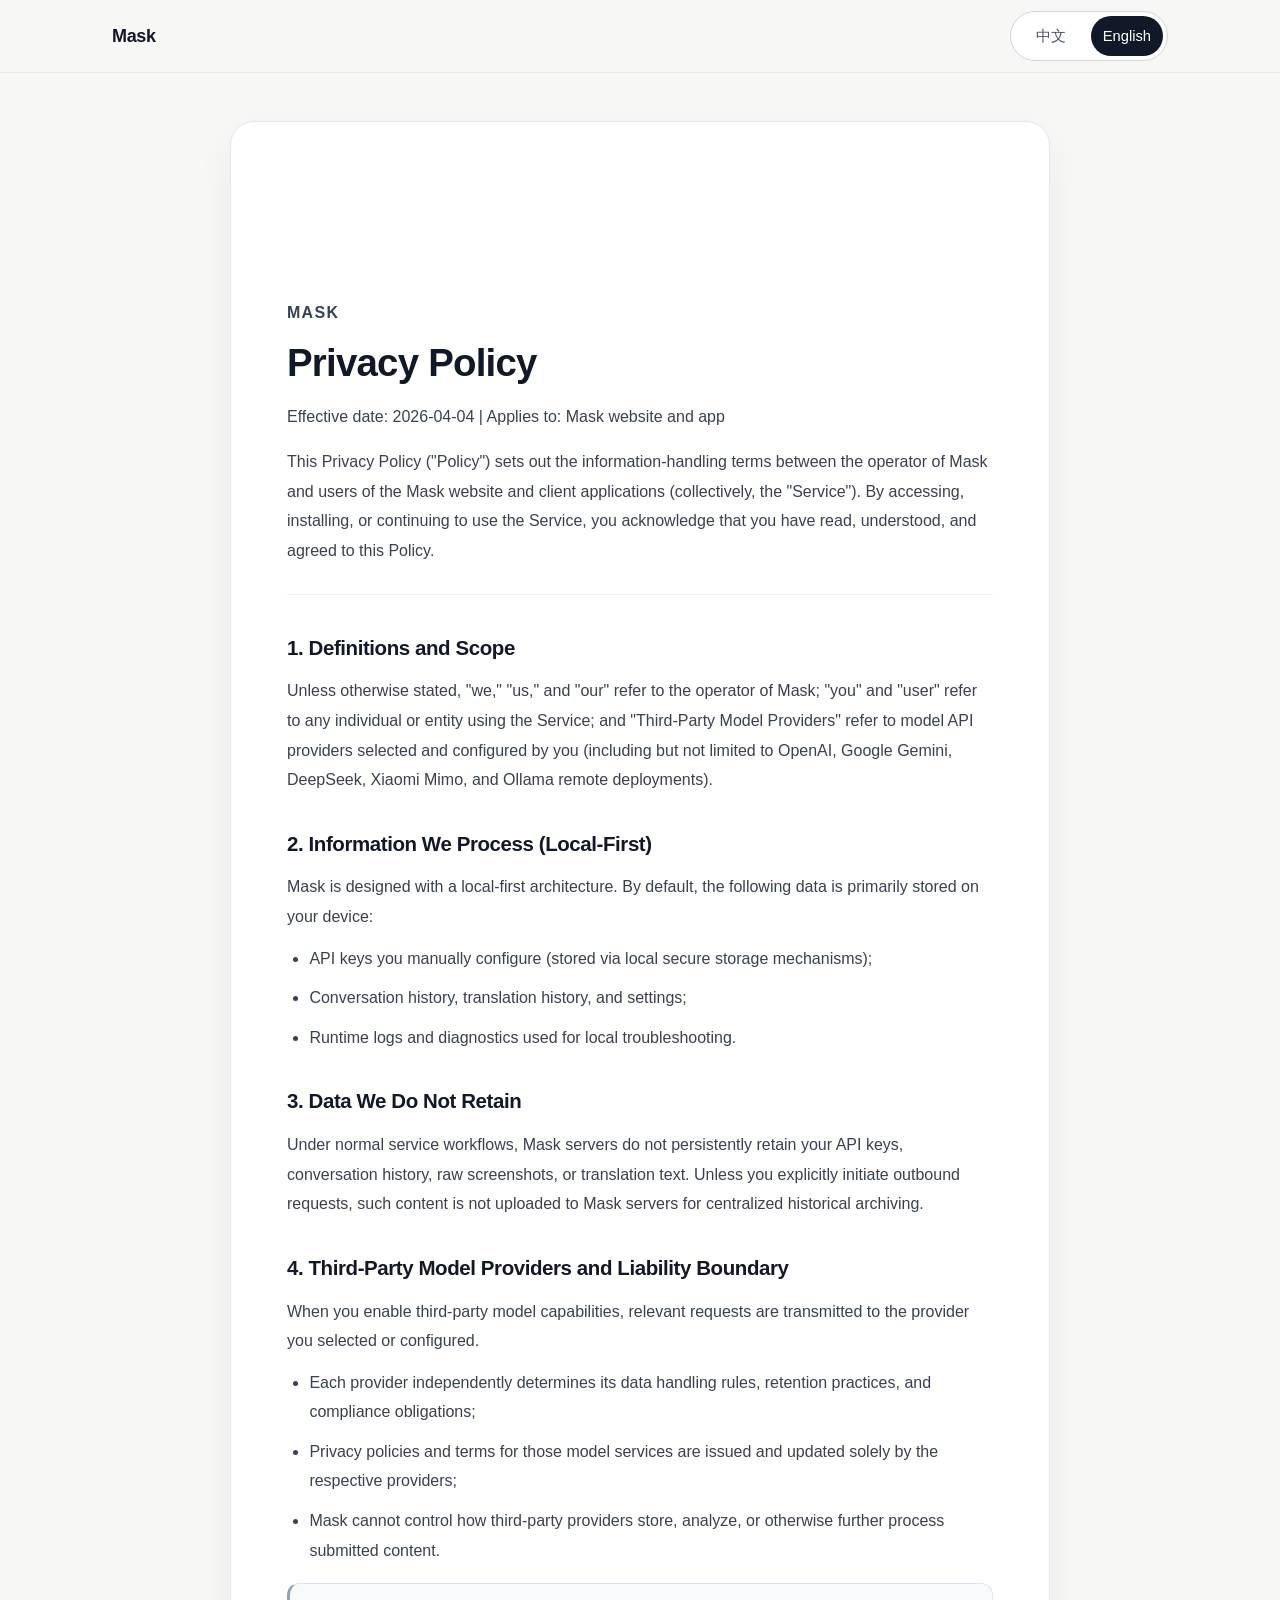
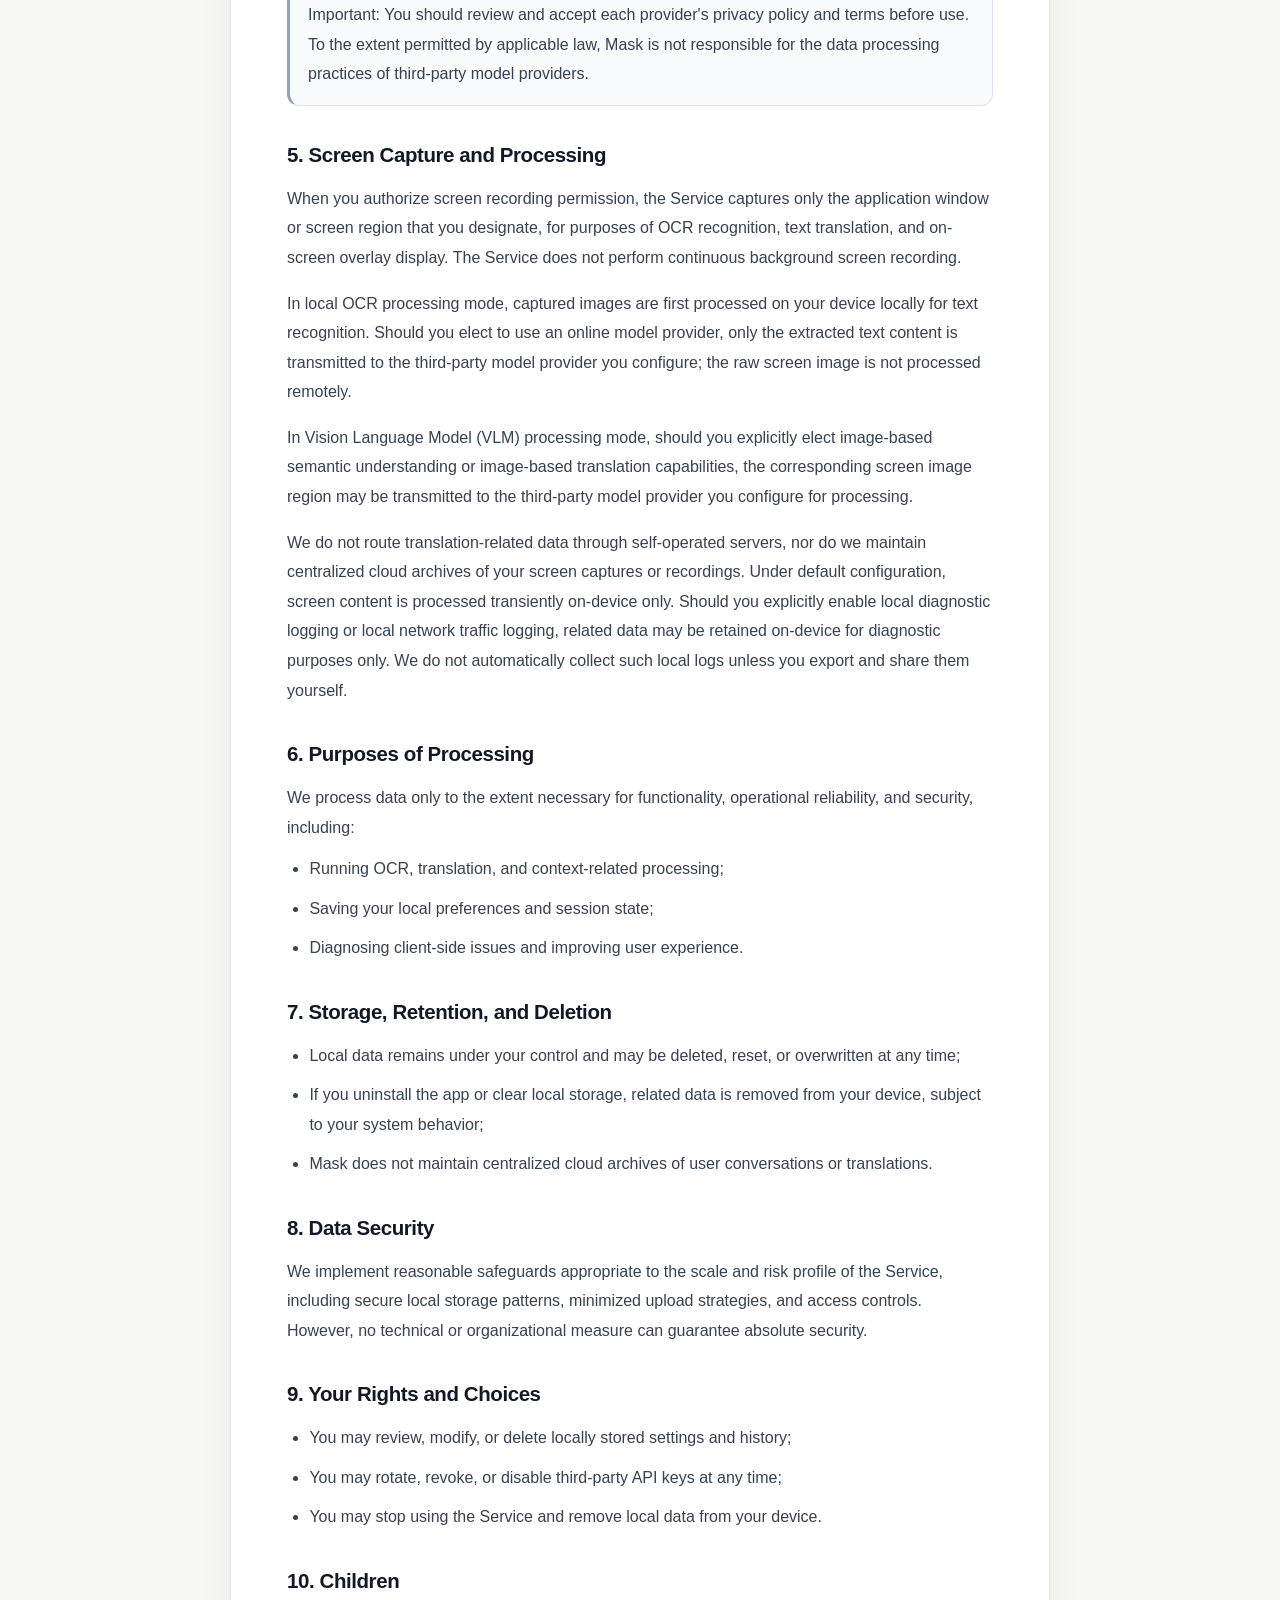
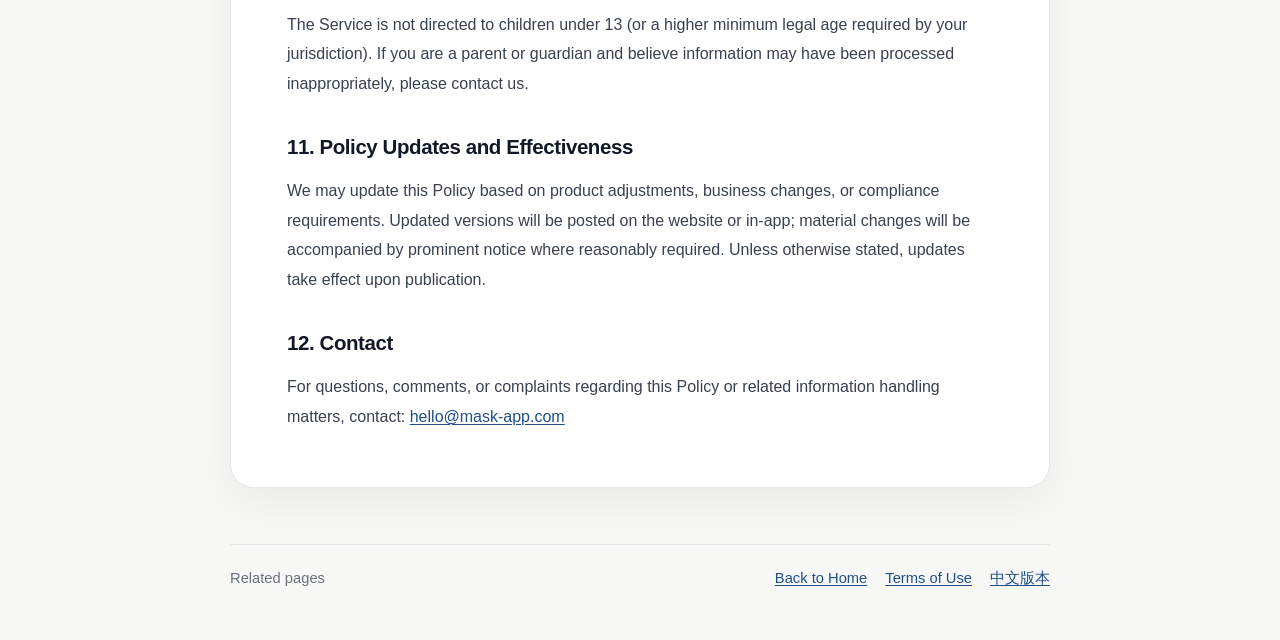
<file: privacy-en.html>
<!doctype html>
<html lang="en">
  <head>
    <meta charset="UTF-8" />
    <meta name="viewport" content="width=device-width, initial-scale=1" />
    <title>Mask Privacy Policy</title>
    <meta
      name="description"
      content="Mask Privacy Policy: local storage, third-party model providers, data usage, and user rights."
    />
    <link rel="stylesheet" href="/styles.css" />
  </head>
  <body class="policy-body">
    <header class="policy-header">
      <div class="policy-header-inner">
        <a class="policy-brand" href="/">Mask</a>
        <nav class="policy-lang-switch" aria-label="Language Switch">
          <a href="/privacy.html" hreflang="zh-CN">中文</a>
          <span class="is-active">English</span>
        </nav>
      </div>
    </header>

    <main class="policy-main">
      <article class="policy-article">
        <section class="policy-document-header">
          <p class="policy-eyebrow">Mask</p>
          <h1>Privacy Policy</h1>
          <p class="policy-meta">Effective date: 2026-04-04 | Applies to: Mask website and app</p>
          <p class="policy-lead">
            This Privacy Policy ("Policy") sets out the information-handling terms between the operator of Mask and users of the Mask website and client applications (collectively, the "Service"). By accessing, installing, or continuing to use the Service, you acknowledge that you have read, understood, and agreed to this Policy.
          </p>
        </section>

        <h2>1. Definitions and Scope</h2>
        <p>
          Unless otherwise stated, "we," "us," and "our" refer to the operator of Mask; "you" and "user" refer to any individual or entity using the Service; and "Third-Party Model Providers" refer to model API providers selected and configured by you (including but not limited to OpenAI, Google Gemini, DeepSeek, Xiaomi Mimo, and Ollama remote deployments).
        </p>

        <h2>2. Information We Process (Local-First)</h2>
        <p>Mask is designed with a local-first architecture. By default, the following data is primarily stored on your device:</p>
        <ul>
          <li>API keys you manually configure (stored via local secure storage mechanisms);</li>
          <li>Conversation history, translation history, and settings;</li>
          <li>Runtime logs and diagnostics used for local troubleshooting.</li>
        </ul>

        <h2>3. Data We Do Not Retain</h2>
        <p>
          Under normal service workflows, Mask servers do not persistently retain your API keys, conversation history, raw screenshots, or translation text. Unless you explicitly initiate outbound requests, such content is not uploaded to Mask servers for centralized historical archiving.
        </p>

        <h2>4. Third-Party Model Providers and Liability Boundary</h2>
        <p>
          When you enable third-party model capabilities, relevant requests are transmitted to the provider you selected or configured.
        </p>
        <ul>
          <li>Each provider independently determines its data handling rules, retention practices, and compliance obligations;</li>
          <li>Privacy policies and terms for those model services are issued and updated solely by the respective providers;</li>
          <li>Mask cannot control how third-party providers store, analyze, or otherwise further process submitted content.</li>
        </ul>
        <p class="policy-note">
          Important: You should review and accept each provider's privacy policy and terms before use. To the extent permitted by applicable law, Mask is not responsible for the data processing practices of third-party model providers.
        </p>

        <h2>5. Screen Capture and Processing</h2>
        <p>
          When you authorize screen recording permission, the Service captures only the application window or screen region that you designate, for purposes of OCR recognition, text translation, and on-screen overlay display. The Service does not perform continuous background screen recording.
        </p>
        <p>
          In local OCR processing mode, captured images are first processed on your device locally for text recognition. Should you elect to use an online model provider, only the extracted text content is transmitted to the third-party model provider you configure; the raw screen image is not processed remotely.
        </p>
        <p>
          In Vision Language Model (VLM) processing mode, should you explicitly elect image-based semantic understanding or image-based translation capabilities, the corresponding screen image region may be transmitted to the third-party model provider you configure for processing.
        </p>
        <p>
          We do not route translation-related data through self-operated servers, nor do we maintain centralized cloud archives of your screen captures or recordings. Under default configuration, screen content is processed transiently on-device only. Should you explicitly enable local diagnostic logging or local network traffic logging, related data may be retained on-device for diagnostic purposes only. We do not automatically collect such local logs unless you export and share them yourself.
        </p>

        <h2>6. Purposes of Processing</h2>
        <p>We process data only to the extent necessary for functionality, operational reliability, and security, including:</p>
        <ul>
          <li>Running OCR, translation, and context-related processing;</li>
          <li>Saving your local preferences and session state;</li>
          <li>Diagnosing client-side issues and improving user experience.</li>
        </ul>

        <h2>7. Storage, Retention, and Deletion</h2>
        <ul>
          <li>Local data remains under your control and may be deleted, reset, or overwritten at any time;</li>
          <li>If you uninstall the app or clear local storage, related data is removed from your device, subject to your system behavior;</li>
          <li>Mask does not maintain centralized cloud archives of user conversations or translations.</li>
        </ul>

        <h2>8. Data Security</h2>
        <p>
          We implement reasonable safeguards appropriate to the scale and risk profile of the Service, including secure local storage patterns, minimized upload strategies, and access controls. However, no technical or organizational measure can guarantee absolute security.
        </p>

        <h2>9. Your Rights and Choices</h2>
        <ul>
          <li>You may review, modify, or delete locally stored settings and history;</li>
          <li>You may rotate, revoke, or disable third-party API keys at any time;</li>
          <li>You may stop using the Service and remove local data from your device.</li>
        </ul>

        <h2>10. Children</h2>
        <p>
          The Service is not directed to children under 13 (or a higher minimum legal age required by your jurisdiction). If you are a parent or guardian and believe information may have been processed inappropriately, please contact us.
        </p>

        <h2>11. Policy Updates and Effectiveness</h2>
        <p>
          We may update this Policy based on product adjustments, business changes, or compliance requirements. Updated versions will be posted on the website or in-app; material changes will be accompanied by prominent notice where reasonably required. Unless otherwise stated, updates take effect upon publication.
        </p>

        <h2>12. Contact</h2>
        <p>
          For questions, comments, or complaints regarding this Policy or related information handling matters, contact:
          <a href="mailto:hello@mask-app.com">hello@mask-app.com</a>
        </p>
      </article>
    </main>

    <footer class="policy-footer">
      <div class="policy-footer-inner">
        <p>Related pages</p>
        <div class="policy-footer-links">
          <a href="/">Back to Home</a>
          <a href="/terms-en.html">Terms of Use</a>
          <a href="/privacy.html" hreflang="zh-CN">中文版本</a>
        </div>
      </div>
    </footer>
  </body>
</html>
</file>
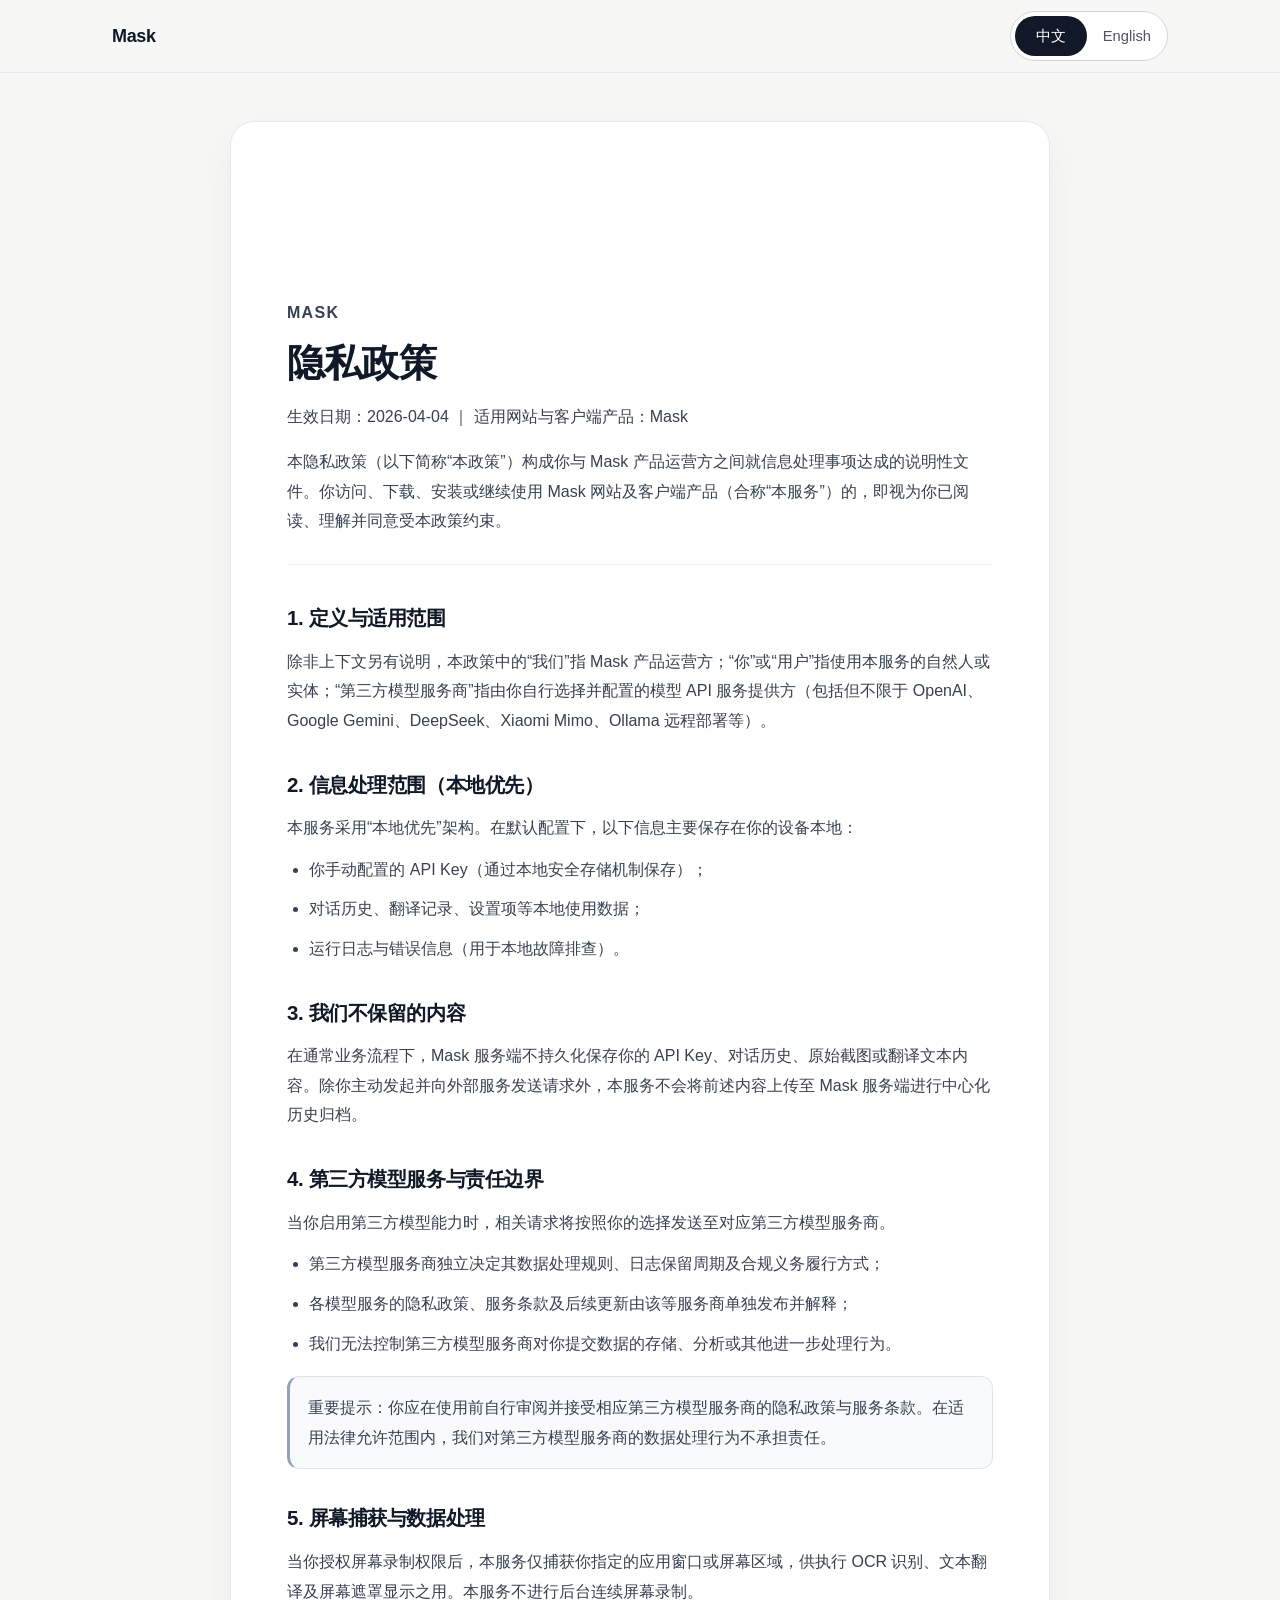
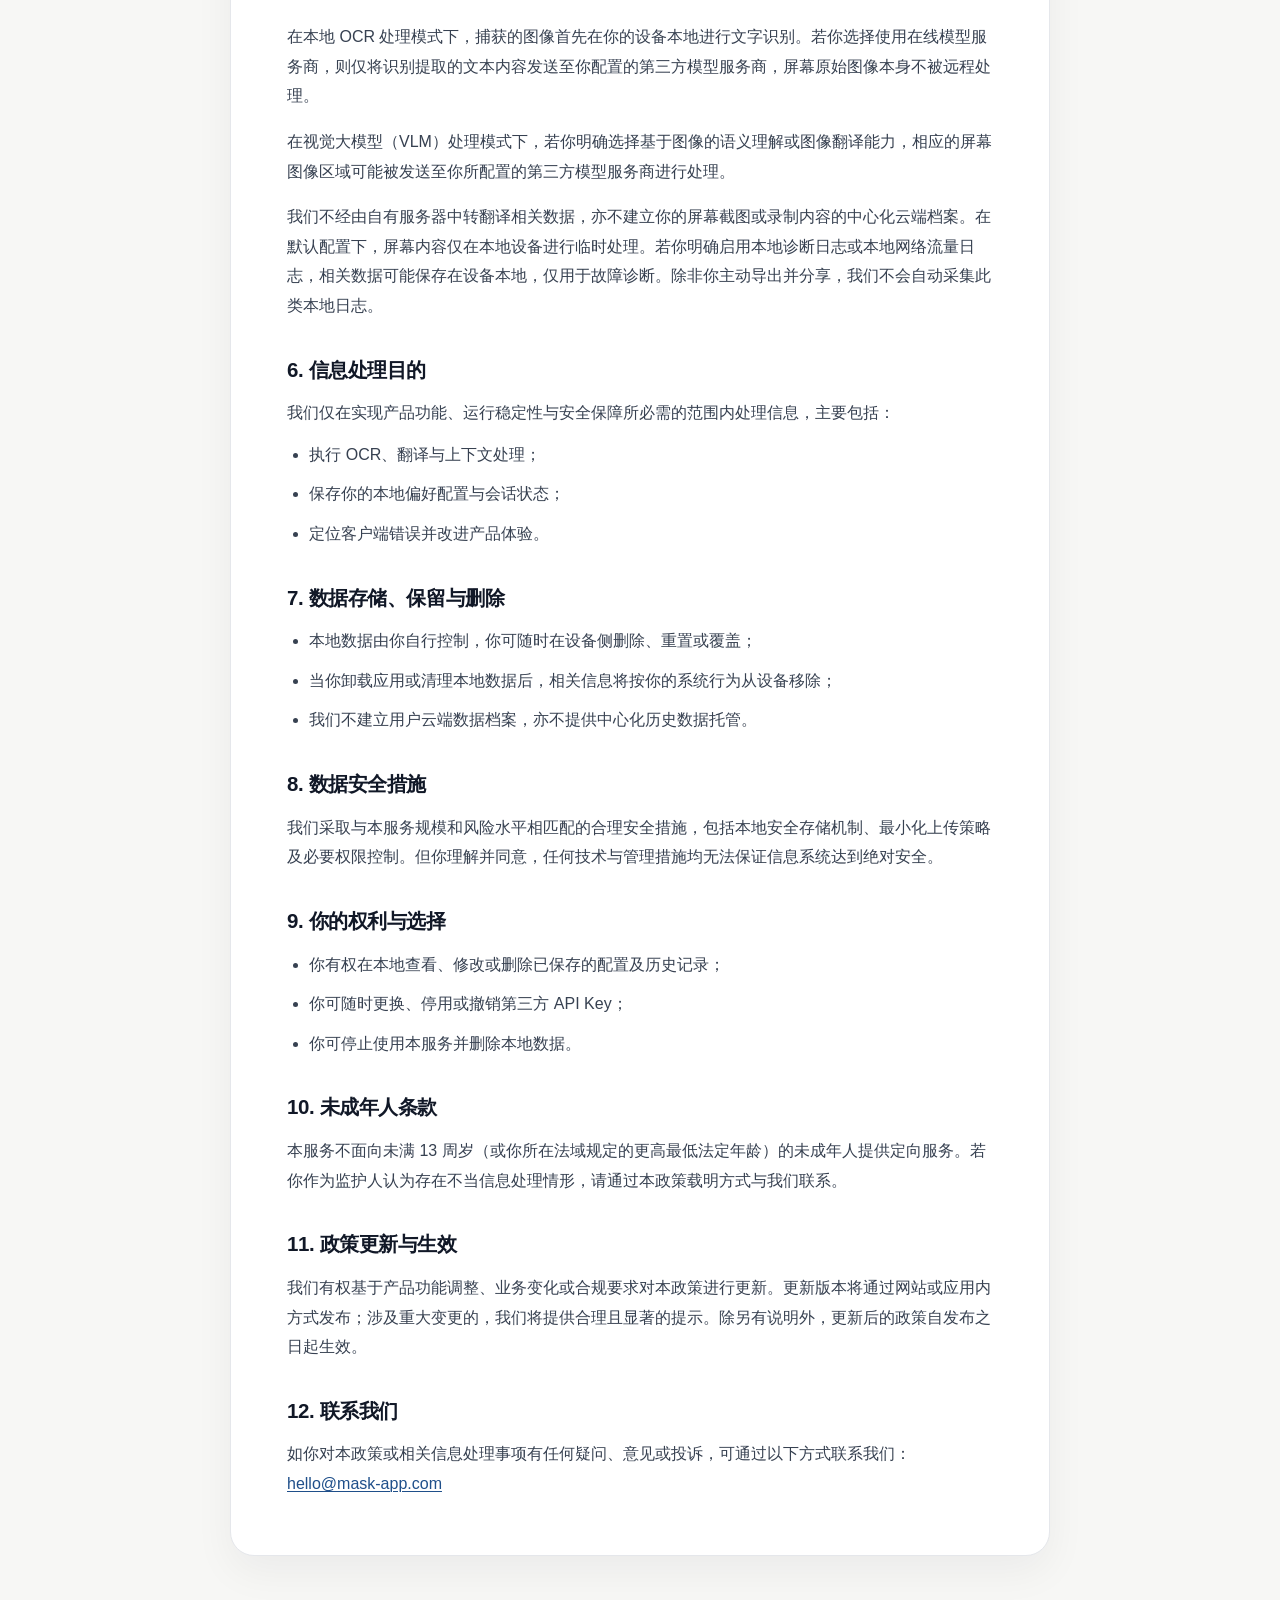
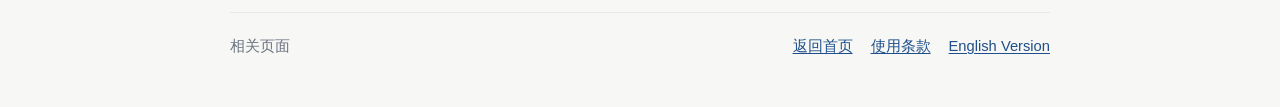
<file: privacy.html>
<!doctype html>
<html lang="zh-CN">
  <head>
    <meta charset="UTF-8" />
    <meta name="viewport" content="width=device-width, initial-scale=1" />
    <title>Mask 隐私政策</title>
    <meta name="description" content="Mask 隐私政策：本地数据存储、第三方模型服务与用户权利说明。" />
    <link rel="stylesheet" href="/styles.css" />
  </head>
  <body class="policy-body">
    <header class="policy-header">
      <div class="policy-header-inner">
        <a class="policy-brand" href="/">Mask</a>
        <nav class="policy-lang-switch" aria-label="Language Switch">
          <span class="is-active">中文</span>
          <a href="/privacy-en.html" hreflang="en">English</a>
        </nav>
      </div>
    </header>

    <main class="policy-main">
      <article class="policy-article">
        <section class="policy-document-header">
          <p class="policy-eyebrow">Mask</p>
          <h1>隐私政策</h1>
          <p class="policy-meta">生效日期：2026-04-04 ｜ 适用网站与客户端产品：Mask</p>
          <p class="policy-lead">
            本隐私政策（以下简称“本政策”）构成你与 Mask 产品运营方之间就信息处理事项达成的说明性文件。你访问、下载、安装或继续使用 Mask 网站及客户端产品（合称“本服务”）的，即视为你已阅读、理解并同意受本政策约束。
          </p>
        </section>

        <h2>1. 定义与适用范围</h2>
        <p>
          除非上下文另有说明，本政策中的“我们”指 Mask 产品运营方；“你”或“用户”指使用本服务的自然人或实体；“第三方模型服务商”指由你自行选择并配置的模型 API 服务提供方（包括但不限于 OpenAI、Google Gemini、DeepSeek、Xiaomi Mimo、Ollama 远程部署等）。
        </p>

        <h2>2. 信息处理范围（本地优先）</h2>
        <p>本服务采用“本地优先”架构。在默认配置下，以下信息主要保存在你的设备本地：</p>
        <ul>
          <li>你手动配置的 API Key（通过本地安全存储机制保存）；</li>
          <li>对话历史、翻译记录、设置项等本地使用数据；</li>
          <li>运行日志与错误信息（用于本地故障排查）。</li>
        </ul>

        <h2>3. 我们不保留的内容</h2>
        <p>
          在通常业务流程下，Mask 服务端不持久化保存你的 API Key、对话历史、原始截图或翻译文本内容。除你主动发起并向外部服务发送请求外，本服务不会将前述内容上传至 Mask 服务端进行中心化历史归档。
        </p>

        <h2>4. 第三方模型服务与责任边界</h2>
        <p>
          当你启用第三方模型能力时，相关请求将按照你的选择发送至对应第三方模型服务商。
        </p>
        <ul>
          <li>第三方模型服务商独立决定其数据处理规则、日志保留周期及合规义务履行方式；</li>
          <li>各模型服务的隐私政策、服务条款及后续更新由该等服务商单独发布并解释；</li>
          <li>我们无法控制第三方模型服务商对你提交数据的存储、分析或其他进一步处理行为。</li>
        </ul>
        <p class="policy-note">
          重要提示：你应在使用前自行审阅并接受相应第三方模型服务商的隐私政策与服务条款。在适用法律允许范围内，我们对第三方模型服务商的数据处理行为不承担责任。
        </p>

        <h2>5. 屏幕捕获与数据处理</h2>
        <p>
          当你授权屏幕录制权限后，本服务仅捕获你指定的应用窗口或屏幕区域，供执行 OCR 识别、文本翻译及屏幕遮罩显示之用。本服务不进行后台连续屏幕录制。
        </p>
        <p>
          在本地 OCR 处理模式下，捕获的图像首先在你的设备本地进行文字识别。若你选择使用在线模型服务商，则仅将识别提取的文本内容发送至你配置的第三方模型服务商，屏幕原始图像本身不被远程处理。
        </p>
        <p>
          在视觉大模型（VLM）处理模式下，若你明确选择基于图像的语义理解或图像翻译能力，相应的屏幕图像区域可能被发送至你所配置的第三方模型服务商进行处理。
        </p>
        <p>
          我们不经由自有服务器中转翻译相关数据，亦不建立你的屏幕截图或录制内容的中心化云端档案。在默认配置下，屏幕内容仅在本地设备进行临时处理。若你明确启用本地诊断日志或本地网络流量日志，相关数据可能保存在设备本地，仅用于故障诊断。除非你主动导出并分享，我们不会自动采集此类本地日志。
        </p>

        <h2>6. 信息处理目的</h2>
        <p>我们仅在实现产品功能、运行稳定性与安全保障所必需的范围内处理信息，主要包括：</p>
        <ul>
          <li>执行 OCR、翻译与上下文处理；</li>
          <li>保存你的本地偏好配置与会话状态；</li>
          <li>定位客户端错误并改进产品体验。</li>
        </ul>

        <h2>7. 数据存储、保留与删除</h2>
        <ul>
          <li>本地数据由你自行控制，你可随时在设备侧删除、重置或覆盖；</li>
          <li>当你卸载应用或清理本地数据后，相关信息将按你的系统行为从设备移除；</li>
          <li>我们不建立用户云端数据档案，亦不提供中心化历史数据托管。</li>
        </ul>

        <h2>8. 数据安全措施</h2>
        <p>
          我们采取与本服务规模和风险水平相匹配的合理安全措施，包括本地安全存储机制、最小化上传策略及必要权限控制。但你理解并同意，任何技术与管理措施均无法保证信息系统达到绝对安全。
        </p>

        <h2>9. 你的权利与选择</h2>
        <ul>
          <li>你有权在本地查看、修改或删除已保存的配置及历史记录；</li>
          <li>你可随时更换、停用或撤销第三方 API Key；</li>
          <li>你可停止使用本服务并删除本地数据。</li>
        </ul>

        <h2>10. 未成年人条款</h2>
        <p>
          本服务不面向未满 13 周岁（或你所在法域规定的更高最低法定年龄）的未成年人提供定向服务。若你作为监护人认为存在不当信息处理情形，请通过本政策载明方式与我们联系。
        </p>

        <h2>11. 政策更新与生效</h2>
        <p>
          我们有权基于产品功能调整、业务变化或合规要求对本政策进行更新。更新版本将通过网站或应用内方式发布；涉及重大变更的，我们将提供合理且显著的提示。除另有说明外，更新后的政策自发布之日起生效。
        </p>

        <h2>12. 联系我们</h2>
        <p>
          如你对本政策或相关信息处理事项有任何疑问、意见或投诉，可通过以下方式联系我们：
          <a href="mailto:hello@mask-app.com">hello@mask-app.com</a>
        </p>
      </article>
    </main>

    <footer class="policy-footer">
      <div class="policy-footer-inner">
        <p>相关页面</p>
        <div class="policy-footer-links">
          <a href="/">返回首页</a>
          <a href="/terms.html">使用条款</a>
          <a href="/privacy-en.html" hreflang="en">English Version</a>
        </div>
      </div>
    </footer>
  </body>
</html>
</file>
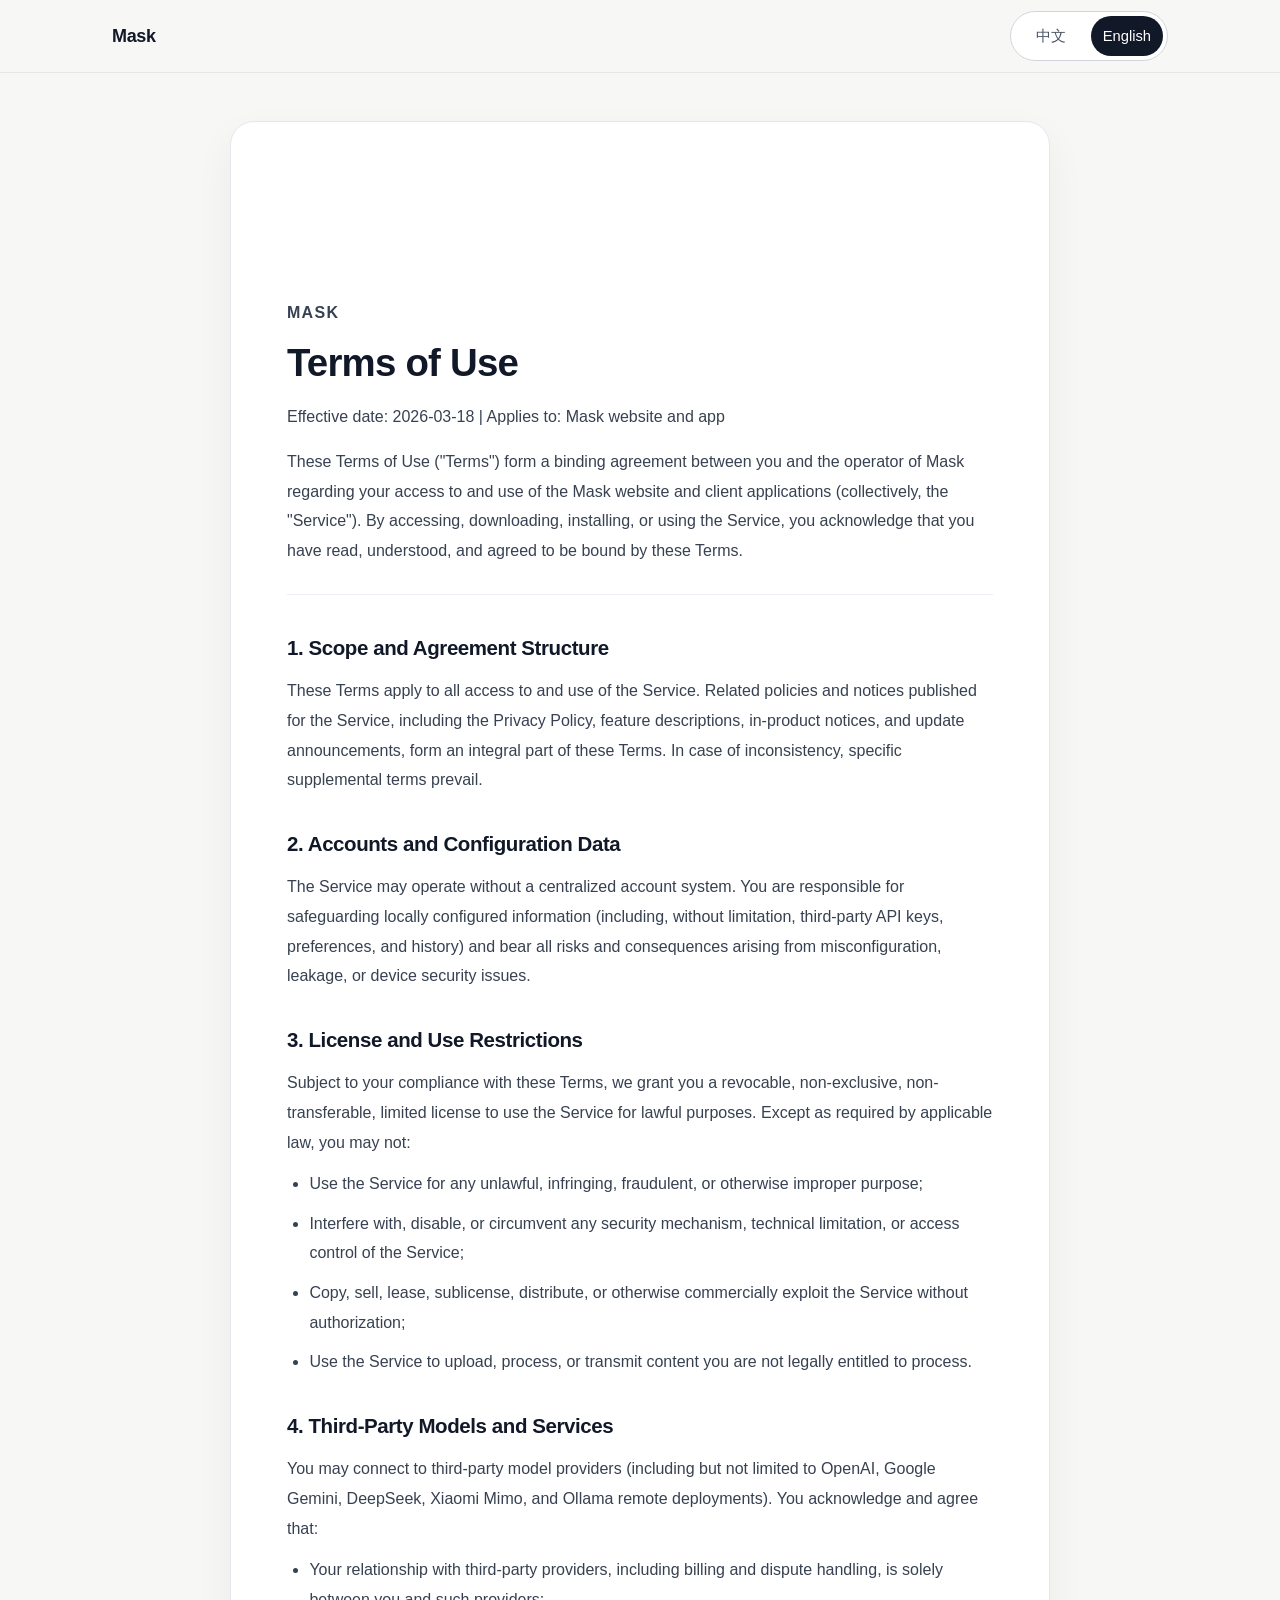
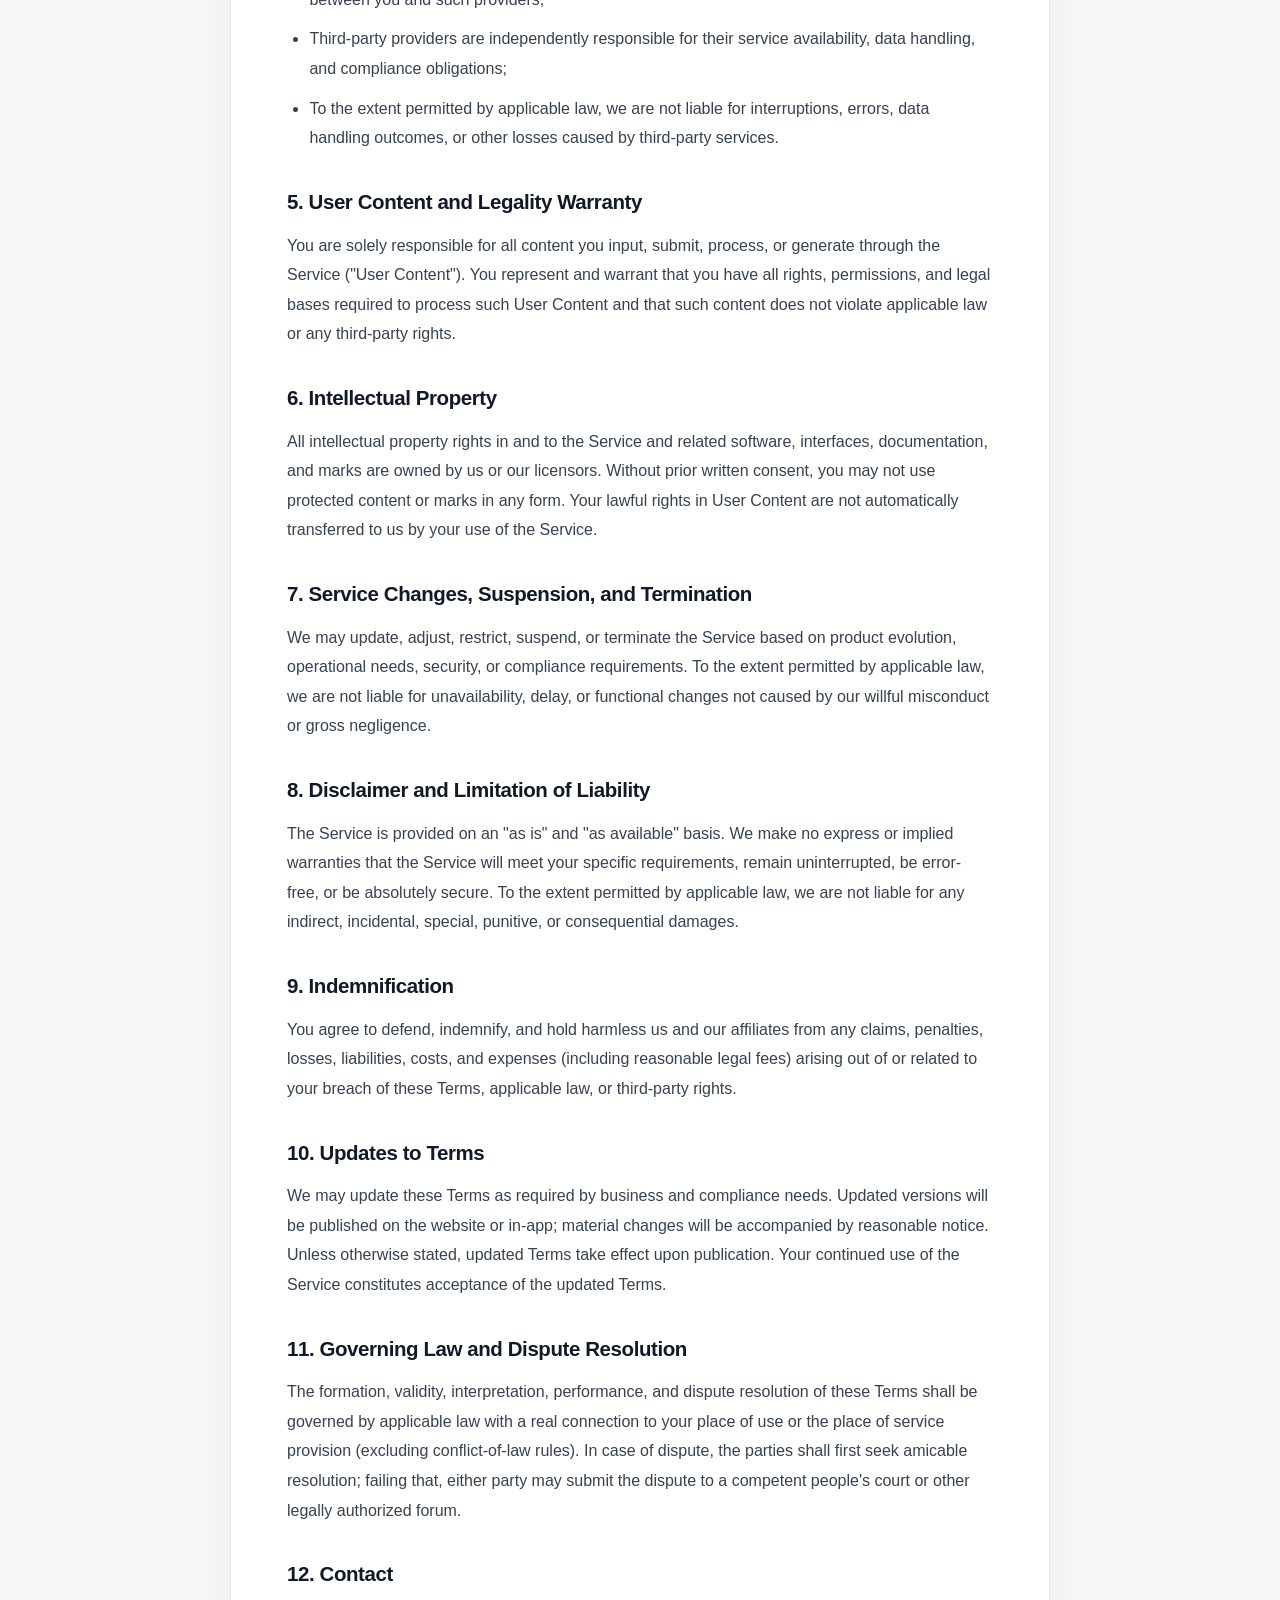
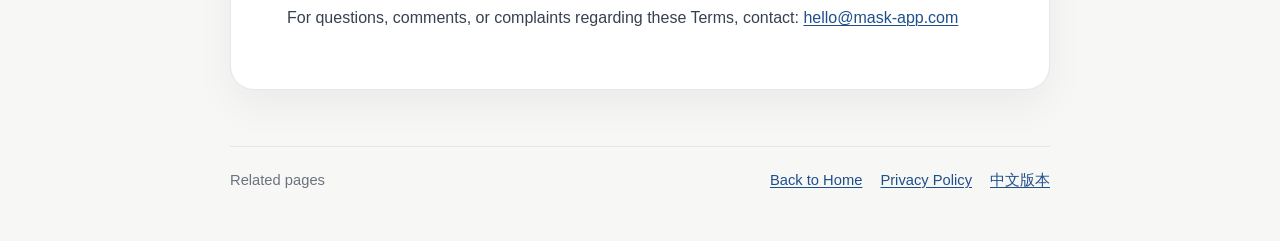
<file: terms-en.html>
<!doctype html>
<html lang="en">
  <head>
    <meta charset="UTF-8" />
    <meta name="viewport" content="width=device-width, initial-scale=1" />
    <title>Mask Terms of Use</title>
    <meta
      name="description"
      content="Mask Terms of Use: conditions of service, user obligations, liability limits, and dispute handling."
    />
    <link rel="stylesheet" href="/styles.css" />
  </head>
  <body class="policy-body">
    <header class="policy-header">
      <div class="policy-header-inner">
        <a class="policy-brand" href="/">Mask</a>
        <nav class="policy-lang-switch" aria-label="Language Switch">
          <a href="/terms.html" hreflang="zh-CN">中文</a>
          <span class="is-active">English</span>
        </nav>
      </div>
    </header>

    <main class="policy-main">
      <article class="policy-article">
        <section class="policy-document-header">
          <p class="policy-eyebrow">Mask</p>
          <h1>Terms of Use</h1>
          <p class="policy-meta">Effective date: 2026-03-18 | Applies to: Mask website and app</p>
          <p class="policy-lead">
            These Terms of Use ("Terms") form a binding agreement between you and the operator of Mask regarding your access to and use of the Mask website and client applications (collectively, the "Service"). By accessing, downloading, installing, or using the Service, you acknowledge that you have read, understood, and agreed to be bound by these Terms.
          </p>
        </section>

        <h2>1. Scope and Agreement Structure</h2>
        <p>
          These Terms apply to all access to and use of the Service. Related policies and notices published for the Service, including the Privacy Policy, feature descriptions, in-product notices, and update announcements, form an integral part of these Terms. In case of inconsistency, specific supplemental terms prevail.
        </p>

        <h2>2. Accounts and Configuration Data</h2>
        <p>
          The Service may operate without a centralized account system. You are responsible for safeguarding locally configured information (including, without limitation, third-party API keys, preferences, and history) and bear all risks and consequences arising from misconfiguration, leakage, or device security issues.
        </p>

        <h2>3. License and Use Restrictions</h2>
        <p>
          Subject to your compliance with these Terms, we grant you a revocable, non-exclusive, non-transferable, limited license to use the Service for lawful purposes. Except as required by applicable law, you may not:
        </p>
        <ul>
          <li>Use the Service for any unlawful, infringing, fraudulent, or otherwise improper purpose;</li>
          <li>Interfere with, disable, or circumvent any security mechanism, technical limitation, or access control of the Service;</li>
          <li>Copy, sell, lease, sublicense, distribute, or otherwise commercially exploit the Service without authorization;</li>
          <li>Use the Service to upload, process, or transmit content you are not legally entitled to process.</li>
        </ul>

        <h2>4. Third-Party Models and Services</h2>
        <p>
          You may connect to third-party model providers (including but not limited to OpenAI, Google Gemini, DeepSeek, Xiaomi Mimo, and Ollama remote deployments). You acknowledge and agree that:
        </p>
        <ul>
          <li>Your relationship with third-party providers, including billing and dispute handling, is solely between you and such providers;</li>
          <li>Third-party providers are independently responsible for their service availability, data handling, and compliance obligations;</li>
          <li>To the extent permitted by applicable law, we are not liable for interruptions, errors, data handling outcomes, or other losses caused by third-party services.</li>
        </ul>

        <h2>5. User Content and Legality Warranty</h2>
        <p>
          You are solely responsible for all content you input, submit, process, or generate through the Service ("User Content"). You represent and warrant that you have all rights, permissions, and legal bases required to process such User Content and that such content does not violate applicable law or any third-party rights.
        </p>

        <h2>6. Intellectual Property</h2>
        <p>
          All intellectual property rights in and to the Service and related software, interfaces, documentation, and marks are owned by us or our licensors. Without prior written consent, you may not use protected content or marks in any form. Your lawful rights in User Content are not automatically transferred to us by your use of the Service.
        </p>

        <h2>7. Service Changes, Suspension, and Termination</h2>
        <p>
          We may update, adjust, restrict, suspend, or terminate the Service based on product evolution, operational needs, security, or compliance requirements. To the extent permitted by applicable law, we are not liable for unavailability, delay, or functional changes not caused by our willful misconduct or gross negligence.
        </p>

        <h2>8. Disclaimer and Limitation of Liability</h2>
        <p>
          The Service is provided on an "as is" and "as available" basis. We make no express or implied warranties that the Service will meet your specific requirements, remain uninterrupted, be error-free, or be absolutely secure. To the extent permitted by applicable law, we are not liable for any indirect, incidental, special, punitive, or consequential damages.
        </p>

        <h2>9. Indemnification</h2>
        <p>
          You agree to defend, indemnify, and hold harmless us and our affiliates from any claims, penalties, losses, liabilities, costs, and expenses (including reasonable legal fees) arising out of or related to your breach of these Terms, applicable law, or third-party rights.
        </p>

        <h2>10. Updates to Terms</h2>
        <p>
          We may update these Terms as required by business and compliance needs. Updated versions will be published on the website or in-app; material changes will be accompanied by reasonable notice. Unless otherwise stated, updated Terms take effect upon publication. Your continued use of the Service constitutes acceptance of the updated Terms.
        </p>

        <h2>11. Governing Law and Dispute Resolution</h2>
        <p>
          The formation, validity, interpretation, performance, and dispute resolution of these Terms shall be governed by applicable law with a real connection to your place of use or the place of service provision (excluding conflict-of-law rules). In case of dispute, the parties shall first seek amicable resolution; failing that, either party may submit the dispute to a competent people's court or other legally authorized forum.
        </p>

        <h2>12. Contact</h2>
        <p>
          For questions, comments, or complaints regarding these Terms, contact:
          <a href="mailto:hello@mask-app.com">hello@mask-app.com</a>
        </p>
      </article>
    </main>

    <footer class="policy-footer">
      <div class="policy-footer-inner">
        <p>Related pages</p>
        <div class="policy-footer-links">
          <a href="/">Back to Home</a>
          <a href="/privacy-en.html">Privacy Policy</a>
          <a href="/terms.html" hreflang="zh-CN">中文版本</a>
        </div>
      </div>
    </footer>
  </body>
</html>
</file>
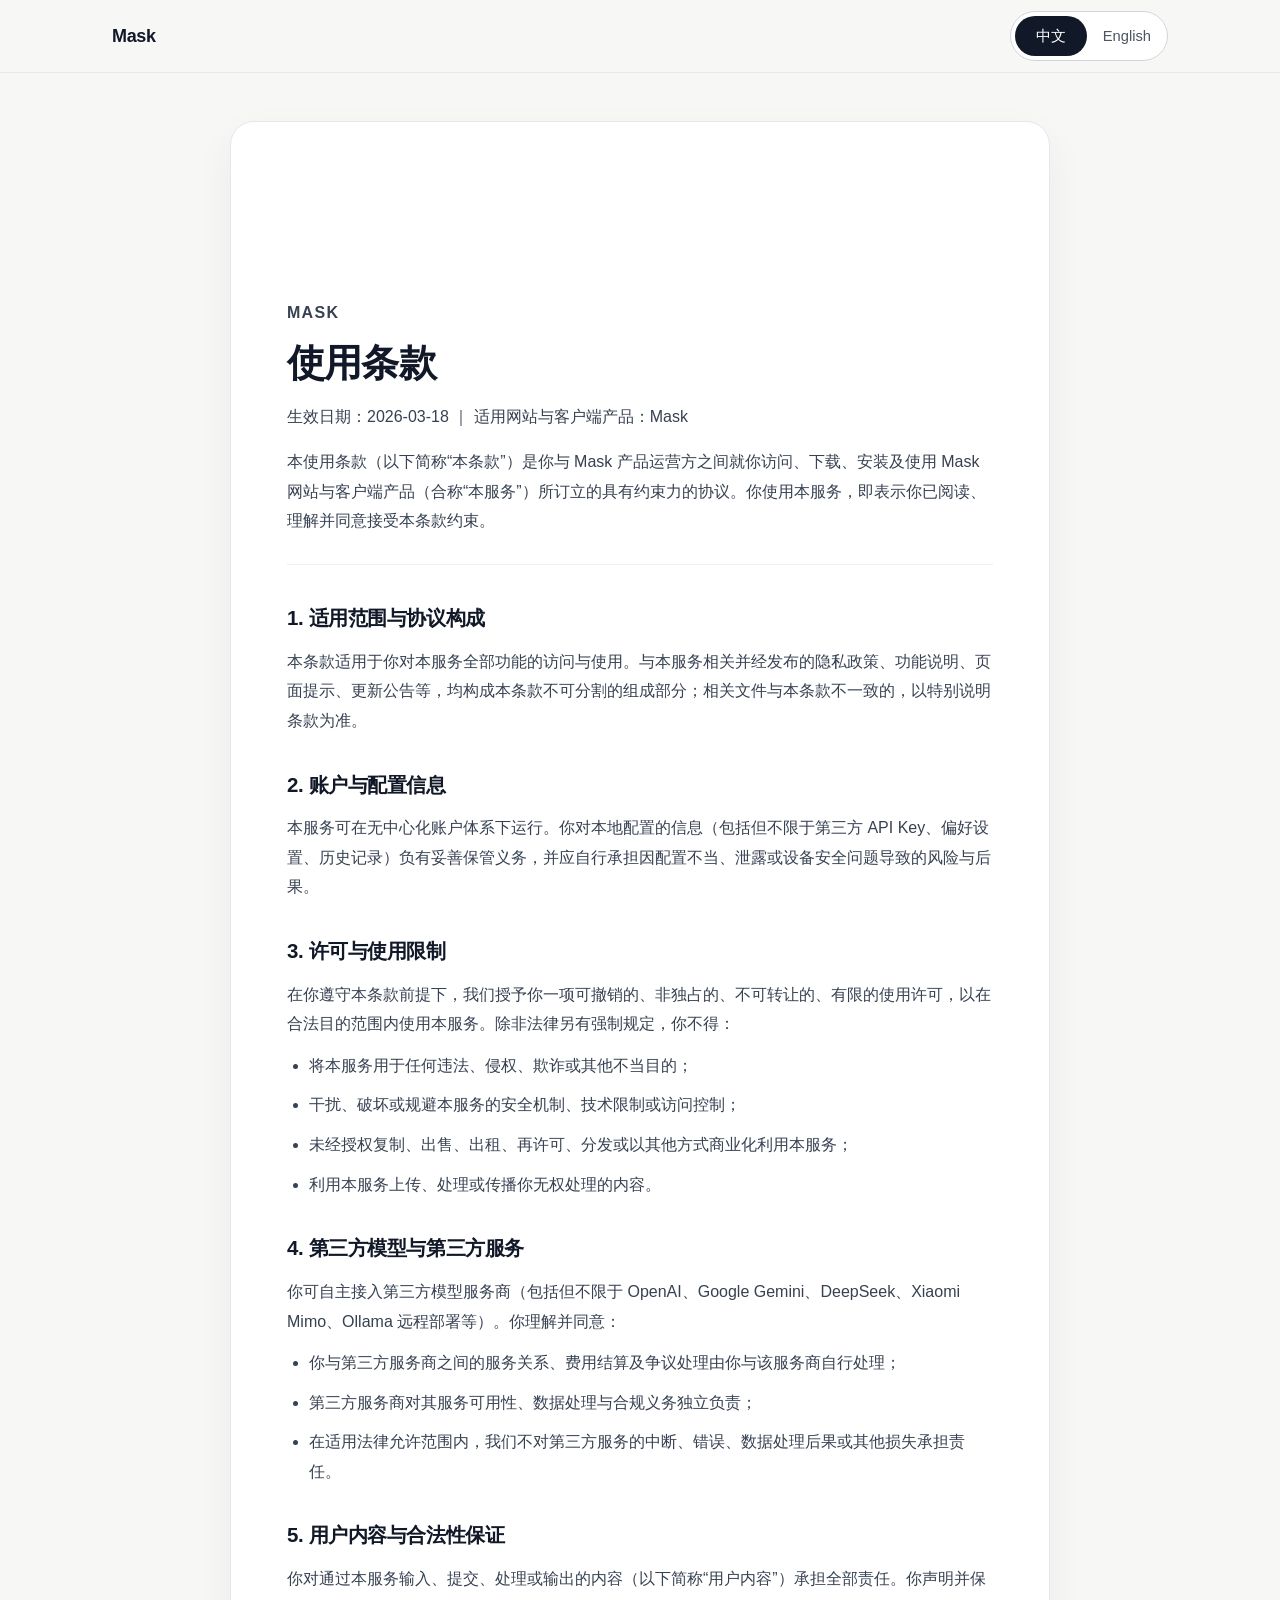
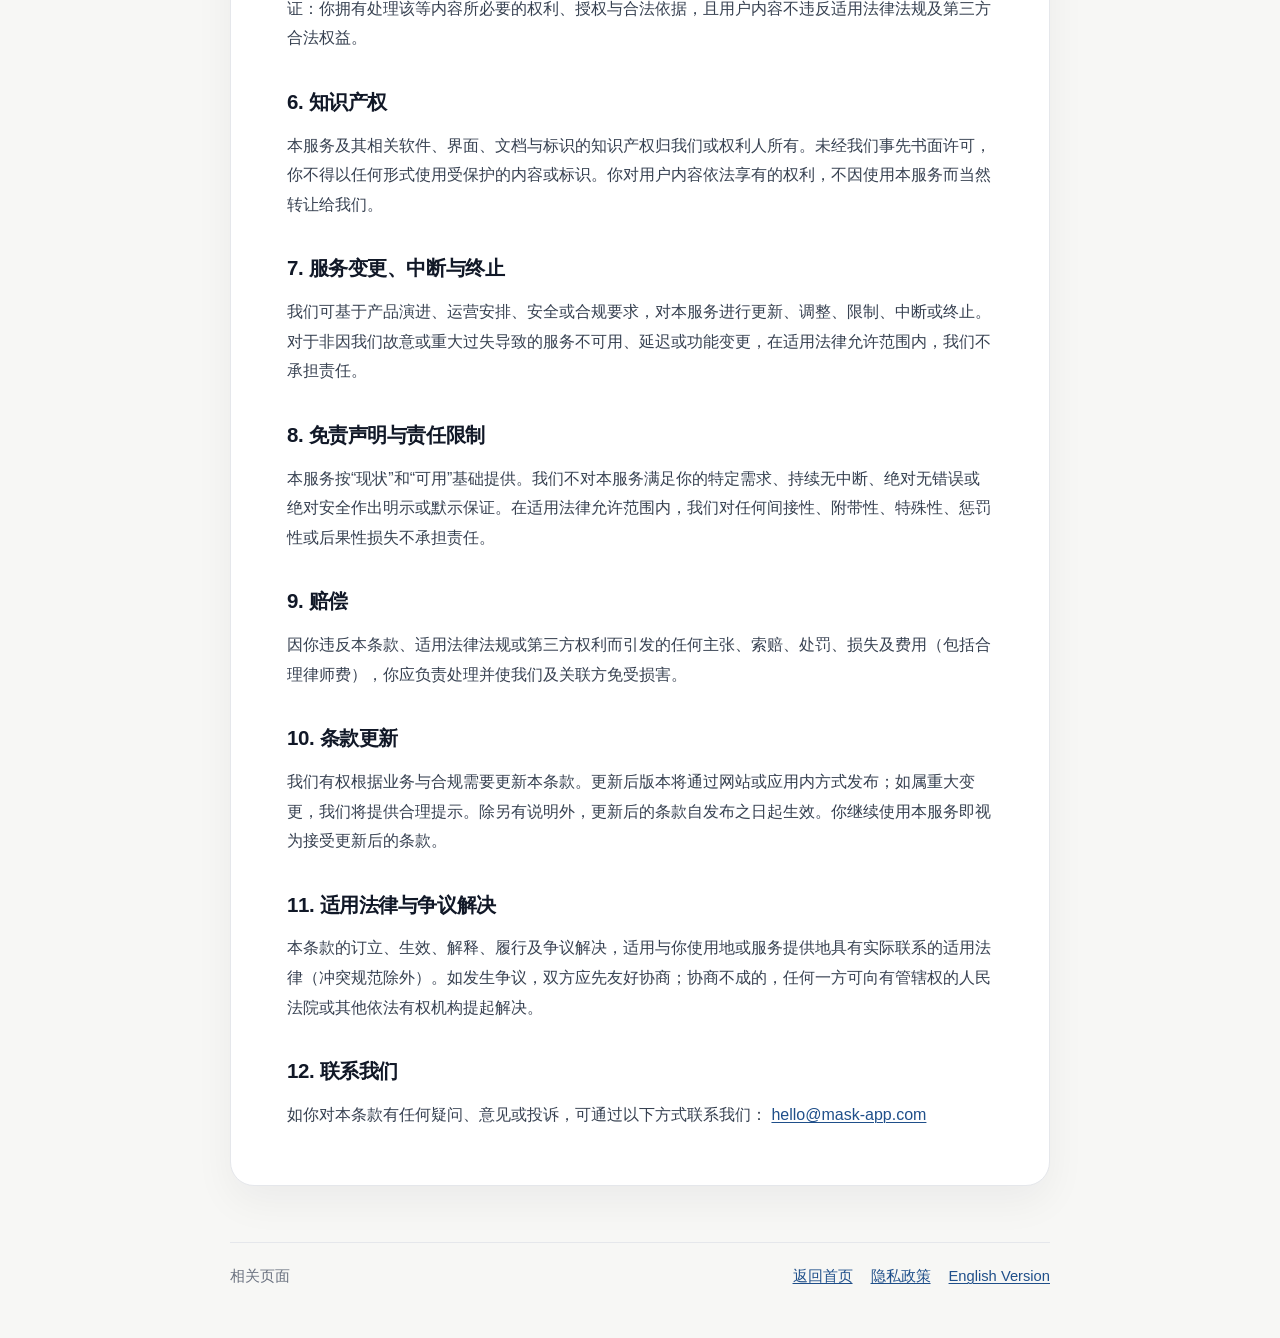
<file: terms.html>
<!doctype html>
<html lang="zh-CN">
  <head>
    <meta charset="UTF-8" />
    <meta name="viewport" content="width=device-width, initial-scale=1" />
    <title>Mask 使用条款</title>
    <meta
      name="description"
      content="Mask 使用条款：服务使用条件、用户义务、责任限制与争议处理说明。"
    />
    <link rel="stylesheet" href="/styles.css" />
  </head>
  <body class="policy-body">
    <header class="policy-header">
      <div class="policy-header-inner">
        <a class="policy-brand" href="/">Mask</a>
        <nav class="policy-lang-switch" aria-label="Language Switch">
          <span class="is-active">中文</span>
          <a href="/terms-en.html" hreflang="en">English</a>
        </nav>
      </div>
    </header>

    <main class="policy-main">
      <article class="policy-article">
        <section class="policy-document-header">
          <p class="policy-eyebrow">Mask</p>
          <h1>使用条款</h1>
          <p class="policy-meta">生效日期：2026-03-18 ｜ 适用网站与客户端产品：Mask</p>
          <p class="policy-lead">
            本使用条款（以下简称“本条款”）是你与 Mask 产品运营方之间就你访问、下载、安装及使用 Mask 网站与客户端产品（合称“本服务”）所订立的具有约束力的协议。你使用本服务，即表示你已阅读、理解并同意接受本条款约束。
          </p>
        </section>

        <h2>1. 适用范围与协议构成</h2>
        <p>
          本条款适用于你对本服务全部功能的访问与使用。与本服务相关并经发布的隐私政策、功能说明、页面提示、更新公告等，均构成本条款不可分割的组成部分；相关文件与本条款不一致的，以特别说明条款为准。
        </p>

        <h2>2. 账户与配置信息</h2>
        <p>
          本服务可在无中心化账户体系下运行。你对本地配置的信息（包括但不限于第三方 API Key、偏好设置、历史记录）负有妥善保管义务，并应自行承担因配置不当、泄露或设备安全问题导致的风险与后果。
        </p>

        <h2>3. 许可与使用限制</h2>
        <p>
          在你遵守本条款前提下，我们授予你一项可撤销的、非独占的、不可转让的、有限的使用许可，以在合法目的范围内使用本服务。除非法律另有强制规定，你不得：
        </p>
        <ul>
          <li>将本服务用于任何违法、侵权、欺诈或其他不当目的；</li>
          <li>干扰、破坏或规避本服务的安全机制、技术限制或访问控制；</li>
          <li>未经授权复制、出售、出租、再许可、分发或以其他方式商业化利用本服务；</li>
          <li>利用本服务上传、处理或传播你无权处理的内容。</li>
        </ul>

        <h2>4. 第三方模型与第三方服务</h2>
        <p>
          你可自主接入第三方模型服务商（包括但不限于 OpenAI、Google Gemini、DeepSeek、Xiaomi Mimo、Ollama 远程部署等）。你理解并同意：
        </p>
        <ul>
          <li>你与第三方服务商之间的服务关系、费用结算及争议处理由你与该服务商自行处理；</li>
          <li>第三方服务商对其服务可用性、数据处理与合规义务独立负责；</li>
          <li>在适用法律允许范围内，我们不对第三方服务的中断、错误、数据处理后果或其他损失承担责任。</li>
        </ul>

        <h2>5. 用户内容与合法性保证</h2>
        <p>
          你对通过本服务输入、提交、处理或输出的内容（以下简称“用户内容”）承担全部责任。你声明并保证：你拥有处理该等内容所必要的权利、授权与合法依据，且用户内容不违反适用法律法规及第三方合法权益。
        </p>

        <h2>6. 知识产权</h2>
        <p>
          本服务及其相关软件、界面、文档与标识的知识产权归我们或权利人所有。未经我们事先书面许可，你不得以任何形式使用受保护的内容或标识。你对用户内容依法享有的权利，不因使用本服务而当然转让给我们。
        </p>

        <h2>7. 服务变更、中断与终止</h2>
        <p>
          我们可基于产品演进、运营安排、安全或合规要求，对本服务进行更新、调整、限制、中断或终止。对于非因我们故意或重大过失导致的服务不可用、延迟或功能变更，在适用法律允许范围内，我们不承担责任。
        </p>

        <h2>8. 免责声明与责任限制</h2>
        <p>
          本服务按“现状”和“可用”基础提供。我们不对本服务满足你的特定需求、持续无中断、绝对无错误或绝对安全作出明示或默示保证。在适用法律允许范围内，我们对任何间接性、附带性、特殊性、惩罚性或后果性损失不承担责任。
        </p>

        <h2>9. 赔偿</h2>
        <p>
          因你违反本条款、适用法律法规或第三方权利而引发的任何主张、索赔、处罚、损失及费用（包括合理律师费），你应负责处理并使我们及关联方免受损害。
        </p>

        <h2>10. 条款更新</h2>
        <p>
          我们有权根据业务与合规需要更新本条款。更新后版本将通过网站或应用内方式发布；如属重大变更，我们将提供合理提示。除另有说明外，更新后的条款自发布之日起生效。你继续使用本服务即视为接受更新后的条款。
        </p>

        <h2>11. 适用法律与争议解决</h2>
        <p>
          本条款的订立、生效、解释、履行及争议解决，适用与你使用地或服务提供地具有实际联系的适用法律（冲突规范除外）。如发生争议，双方应先友好协商；协商不成的，任何一方可向有管辖权的人民法院或其他依法有权机构提起解决。
        </p>

        <h2>12. 联系我们</h2>
        <p>
          如你对本条款有任何疑问、意见或投诉，可通过以下方式联系我们：
          <a href="mailto:hello@mask-app.com">hello@mask-app.com</a>
        </p>
      </article>
    </main>

    <footer class="policy-footer">
      <div class="policy-footer-inner">
        <p>相关页面</p>
        <div class="policy-footer-links">
          <a href="/">返回首页</a>
          <a href="/privacy.html">隐私政策</a>
          <a href="/terms-en.html" hreflang="en">English Version</a>
        </div>
      </div>
    </footer>
  </body>
</html>
</file>
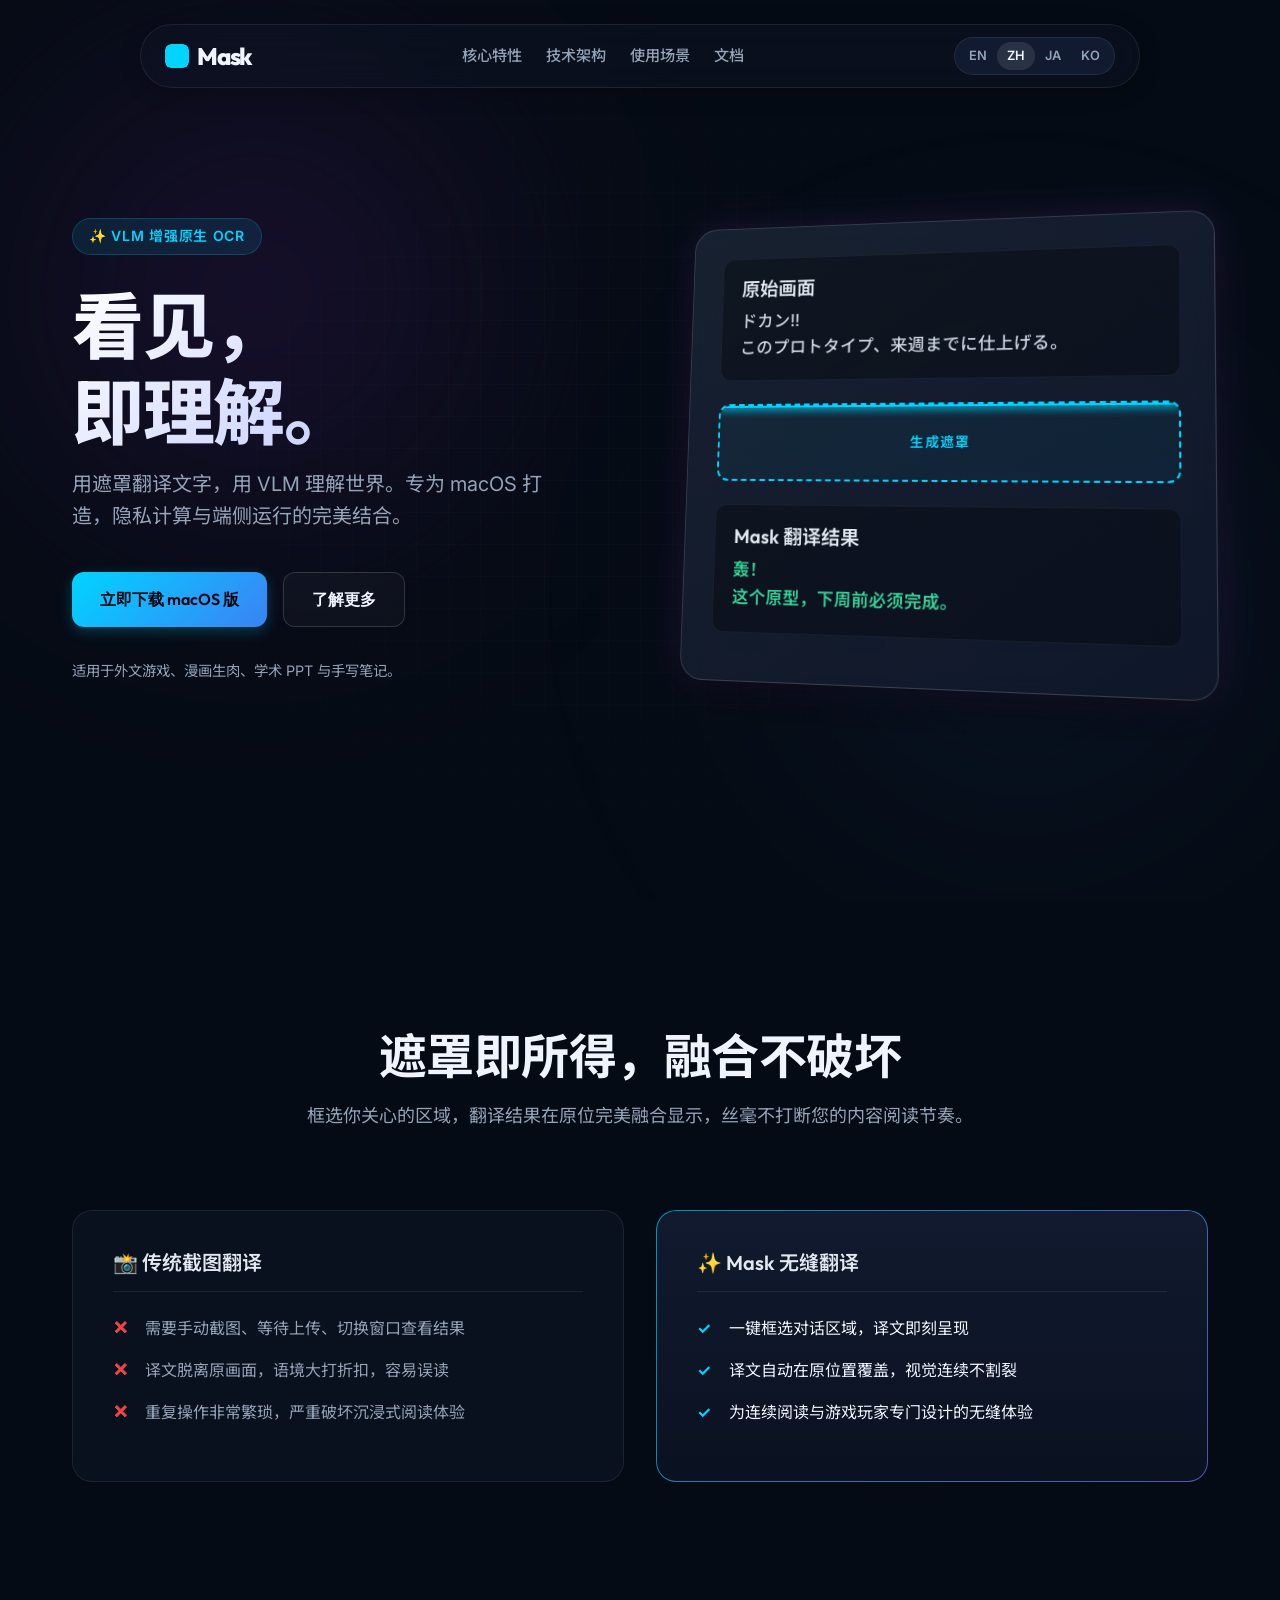
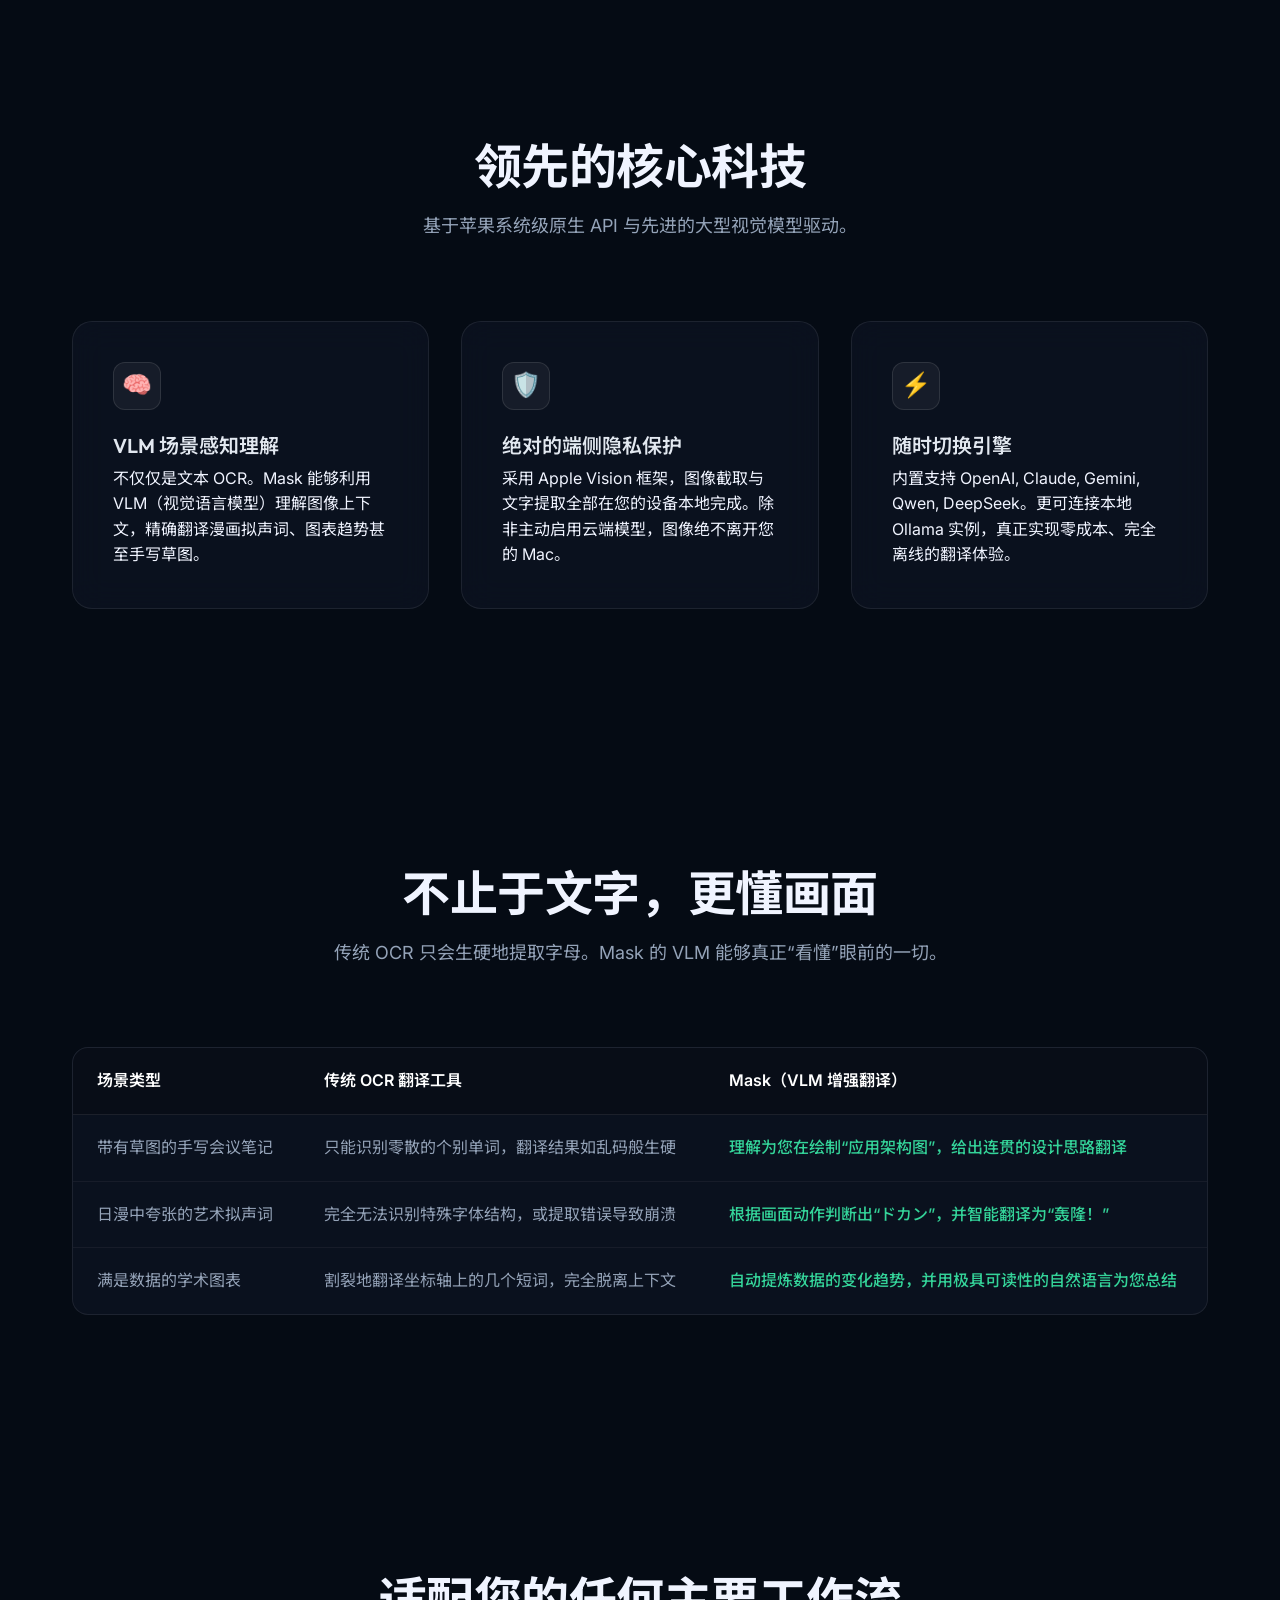
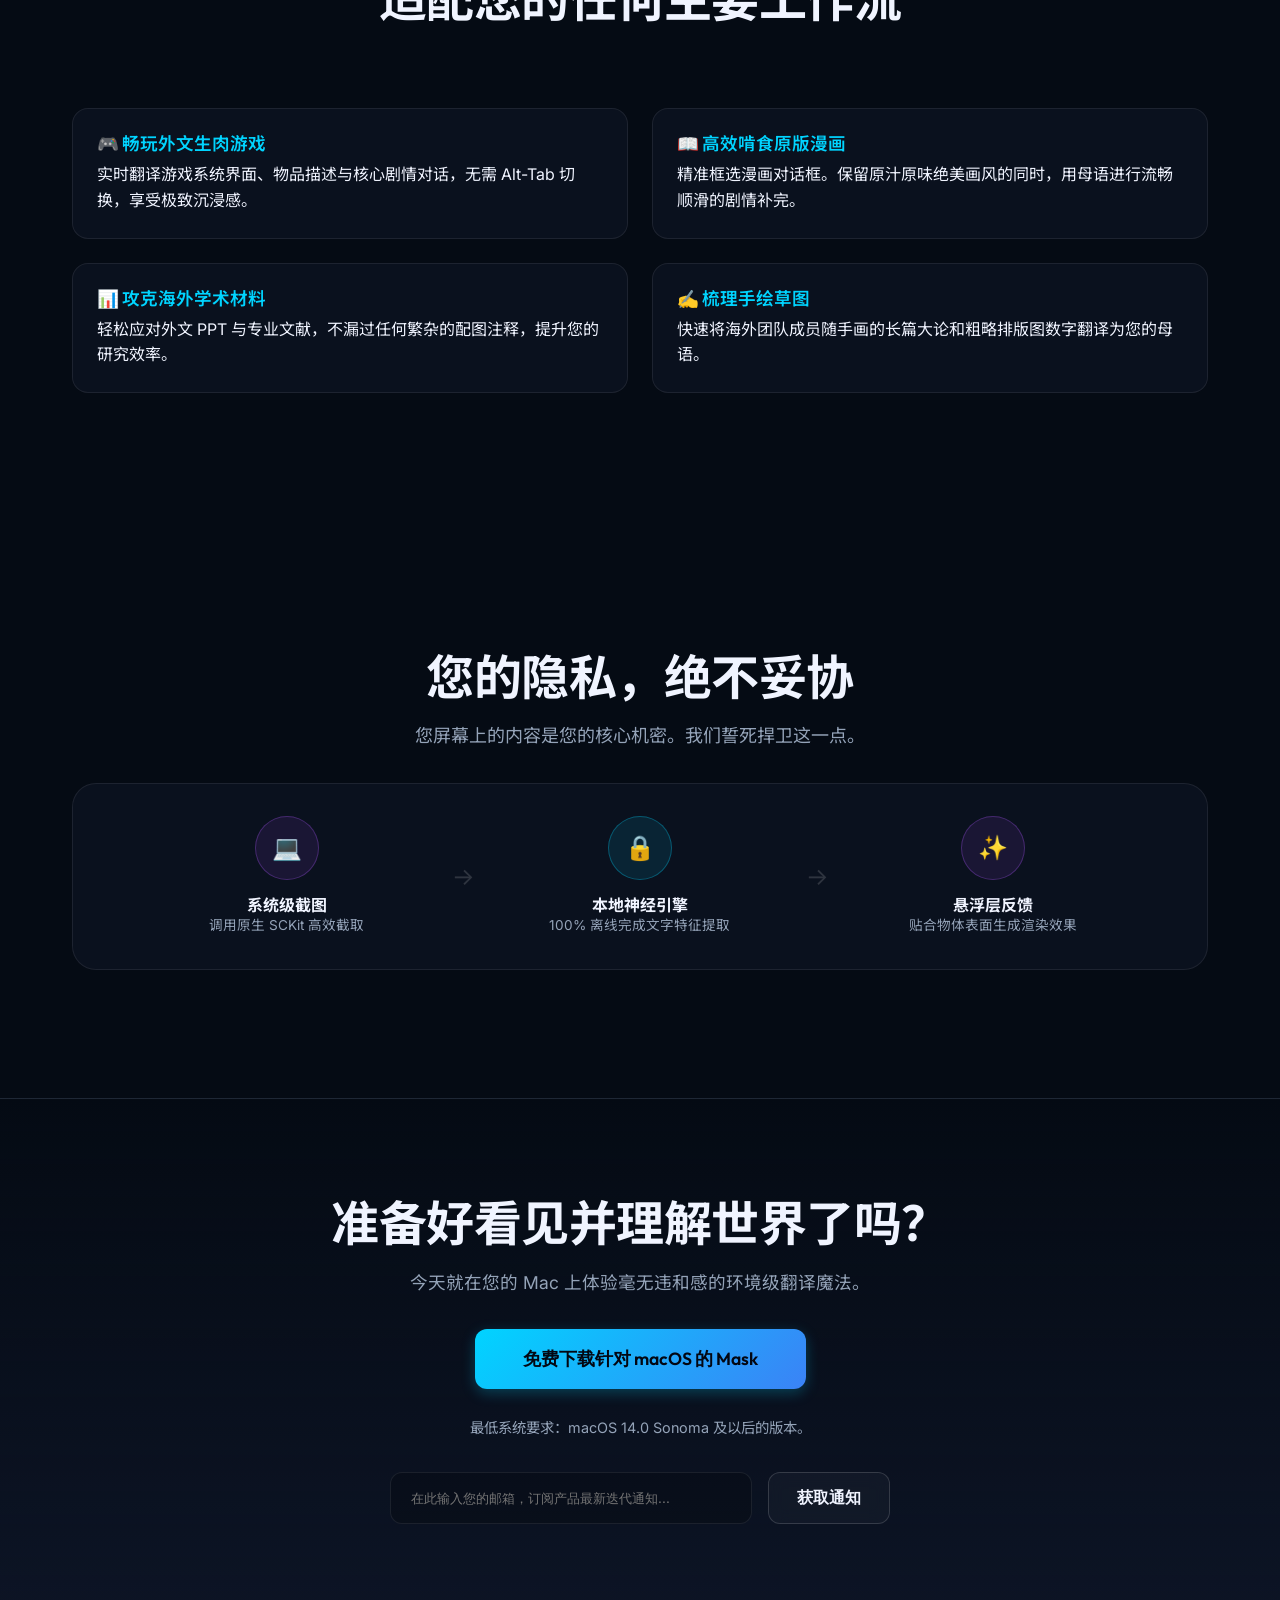
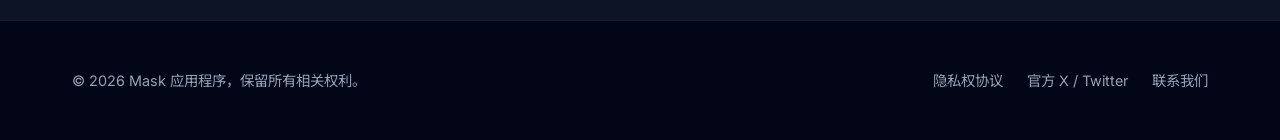
<file: zh.html>
<!doctype html>
<html lang="zh-CN">
  <head>
    <meta charset="UTF-8" />
    <meta name="viewport" content="width=device-width, initial-scale=1" />
    <title>Mask - 看见，即理解 | 端侧 VLM 翻译工具</title>
    <meta
      name="description"
      content="Mask 是一款遮罩式 AI 翻译工具，通过端侧 OCR 与 VLM 理解屏幕内容，实现隐私优先、上下文感知的翻译体验。"
    />
    <meta name="theme-color" content="#050b14" />
    <meta property="og:type" content="website" />
    <meta property="og:title" content="Mask - 看见，即理解" />
    <meta
      property="og:description"
      content="用遮罩翻译文字，用 VLM 理解世界。隐私计算，端侧运行。"
    />
    <meta property="og:url" content="https://mask-app.com/zh" />
    <meta property="og:image" content="https://mask-app.com/assets/og-cover.svg" />
    <link rel="canonical" href="https://mask-app.com/zh" />
    <link rel="alternate" hreflang="zh-CN" href="https://mask-app.com/zh" />
    <link rel="alternate" hreflang="en" href="https://mask-app.com/" />
    <link rel="icon" href="/assets/mask_icon.svg" type="image/svg+xml" />
    <link rel="manifest" href="/site.webmanifest" />
    <link rel="preconnect" href="https://fonts.googleapis.com" />
    <link rel="preconnect" href="https://fonts.gstatic.com" crossorigin />
    <link
      href="https://fonts.googleapis.com/css2?family=Inter:wght@400;500;600&family=Outfit:wght@500;700;800&family=Noto+Sans+SC:wght@400;500;700;800&display=swap"
      rel="stylesheet"
    />
    <link rel="stylesheet" href="/styles.css" />
  </head>
  <body>
    <!-- Ambient glowing backgrounds -->
    <div class="ambient-bg" aria-hidden="true"></div>
    <div class="grid-overlay" aria-hidden="true"></div>

    <header class="site-header">
      <a class="brand" href="#home" style="font-family: 'Outfit', 'Noto Sans SC', sans-serif;">Mask</a>
      <nav class="nav-links" aria-label="主导航">
        <a href="#features">核心特性</a>
        <a href="#technology">技术架构</a>
        <a href="#scenarios">使用场景</a>
        <a href="https://doc.mask-app.com" target="_blank" rel="noreferrer">文档</a>
      </nav>
      <div class="header-actions">
        <div class="lang-toggle" aria-label="语言切换">
          <a href="/" hreflang="en">EN</a>
          <span class="active">ZH</span>
          <a href="/ja" hreflang="ja">JA</a>
          <a href="/ko" hreflang="ko">KO</a>
        </div>
      </div>
    </header>

    <main>
      <section class="hero reveal" id="home">
        <div class="container hero-content">
          <div class="hero-text">
            <span class="badge">✨ VLM 增强原生 OCR</span>
            <h1 style="font-family: 'Noto Sans SC', sans-serif;">看见，<br>即理解。</h1>
            <p class="subtitle">用遮罩翻译文字，用 VLM 理解世界。专为 macOS 打造，隐私计算与端侧运行的完美结合。</p>
            <div class="hero-actions">
              <a class="btn btn-primary" href="#download">立即下载 macOS 版</a>
              <a class="btn btn-secondary" href="#features">了解更多</a>
            </div>
            <p style="color: var(--text-muted); font-size: 0.9rem;">适用于外文游戏、漫画生肉、学术 PPT 与手写笔记。</p>
          </div>
          
          <div class="hero-demo-container">
            <div class="demo-glass-pane" aria-label="遮罩交互演示">
              <div class="demo-original">
                <h3>原始画面</h3>
                <p>ドカン!!</p>
                <p>このプロトタイプ、来週までに仕上げる。</p>
              </div>
              <div class="demo-mask" aria-hidden="true">
                <div class="scanner-line"></div>
                <span>生成遮罩</span>
              </div>
              <div class="demo-translated">
                <h3>Mask 翻译结果</h3>
                <p>轰！</p>
                <p>这个原型，下周前必须完成。</p>
              </div>
            </div>
          </div>
        </div>
      </section>

      <section class="reveal" id="features">
        <div class="container">
          <div class="section-header">
            <h2>遮罩即所得，融合不破坏</h2>
            <p>框选你关心的区域，翻译结果在原位完美融合显示，丝毫不打断您的内容阅读节奏。</p>
          </div>
          
          <div class="compare-container">
            <div class="compare-box">
              <h3>📸 传统截图翻译</h3>
              <ul>
                <li>需要手动截图、等待上传、切换窗口查看结果</li>
                <li>译文脱离原画面，语境大打折扣，容易误读</li>
                <li>重复操作非常繁琐，严重破坏沉浸式阅读体验</li>
              </ul>
            </div>
            <div class="compare-box pro">
              <h3>✨ Mask 无缝翻译</h3>
              <ul>
                <li>一键框选对话区域，译文即刻呈现</li>
                <li>译文自动在原位置覆盖，视觉连续不割裂</li>
                <li>为连续阅读与游戏玩家专门设计的无缝体验</li>
              </ul>
            </div>
          </div>
        </div>
      </section>

      <section class="reveal" id="technology">
        <div class="container">
          <div class="section-header">
            <h2>领先的核心科技</h2>
            <p>基于苹果系统级原生 API 与先进的大型视觉模型驱动。</p>
          </div>
          <div class="feature-cards">
            <article class="glass-card">
              <div class="card-icon">🧠</div>
              <h3>VLM 场景感知理解</h3>
              <p>不仅仅是文本 OCR。Mask 能够利用 VLM（视觉语言模型）理解图像上下文，精确翻译漫画拟声词、图表趋势甚至手写草图。</p>
            </article>
            <article class="glass-card">
              <div class="card-icon">🛡️</div>
              <h3>绝对的端侧隐私保护</h3>
              <p>采用 Apple Vision 框架，图像截取与文字提取全部在您的设备本地完成。除非主动启用云端模型，图像绝不离开您的 Mac。</p>
            </article>
            <article class="glass-card">
              <div class="card-icon">⚡️</div>
              <h3>随时切换引擎</h3>
              <p>内置支持 OpenAI, Claude, Gemini, Qwen, DeepSeek。更可连接本地 Ollama 实例，真正实现零成本、完全离线的翻译体验。</p>
            </article>
          </div>
        </div>
      </section>

      <section class="reveal" id="vlm-compare">
        <div class="container">
          <div class="section-header">
            <h2>不止于文字，更懂画面</h2>
            <p>传统 OCR 只会生硬地提取字母。Mask 的 VLM 能够真正“看懂”眼前的一切。</p>
          </div>
          <table class="glass-table">
            <thead>
              <tr>
                <th>场景类型</th>
                <th>传统 OCR 翻译工具</th>
                <th>Mask（VLM 增强翻译）</th>
              </tr>
            </thead>
            <tbody>
              <tr>
                <td>带有草图的手写会议笔记</td>
                <td>只能识别零散的个别单词，翻译结果如乱码般生硬</td>
                <td>理解为您在绘制“应用架构图”，给出连贯的设计思路翻译</td>
              </tr>
              <tr>
                <td>日漫中夸张的艺术拟声词</td>
                <td>完全无法识别特殊字体结构，或提取错误导致崩溃</td>
                <td>根据画面动作判断出“ドカン”，并智能翻译为“轰隆！”</td>
              </tr>
              <tr>
                <td>满是数据的学术图表</td>
                <td>割裂地翻译坐标轴上的几个短词，完全脱离上下文</td>
                <td>自动提炼数据的变化趋势，并用极具可读性的自然语言为您总结</td>
              </tr>
            </tbody>
          </table>
        </div>
      </section>

      <section class="reveal" id="scenarios">
        <div class="container">
          <div class="section-header">
            <h2>适配您的任何主要工作流</h2>
          </div>
          <div class="scenario-grid">
            <article class="scenario-card">
              <h3>🎮 畅玩外文生肉游戏</h3>
              <p>实时翻译游戏系统界面、物品描述与核心剧情对话，无需 Alt-Tab 切换，享受极致沉浸感。</p>
            </article>
            <article class="scenario-card">
              <h3>📖 高效啃食原版漫画</h3>
              <p>精准框选漫画对话框。保留原汁原味绝美画风的同时，用母语进行流畅顺滑的剧情补完。</p>
            </article>
            <article class="scenario-card">
              <h3>📊 攻克海外学术材料</h3>
              <p>轻松应对外文 PPT 与专业文献，不漏过任何繁杂的配图注释，提升您的研究效率。</p>
            </article>
            <article class="scenario-card">
              <h3>✍️ 梳理手绘草图</h3>
              <p>快速将海外团队成员随手画的长篇大论和粗略排版图数字翻译为您的母语。</p>
            </article>
          </div>
        </div>
      </section>

      <section class="reveal" id="privacy">
        <div class="container">
           <div class="section-header" style="margin-bottom: 2rem;">
            <h2>您的隐私，绝不妥协</h2>
            <p>您屏幕上的内容是您的核心机密。我们誓死捍卫这一点。</p>
          </div>
          <div class="privacy-flow">
            <div class="flow-step">
              <div class="flow-icon">💻</div>
              <h4>系统级截图</h4>
              <p style="font-size: 0.85rem; color: var(--text-muted);">调用原生 SCKit 高效截取</p>
            </div>
            <div class="flow-arrow">→</div>
            <div class="flow-step">
              <div class="flow-icon">🔒</div>
              <h4>本地神经引擎</h4>
              <p style="font-size: 0.85rem; color: var(--text-muted);">100% 离线完成文字特征提取</p>
            </div>
            <div class="flow-arrow">→</div>
            <div class="flow-step">
              <div class="flow-icon">✨</div>
              <h4>悬浮层反馈</h4>
              <p style="font-size: 0.85rem; color: var(--text-muted);">贴合物体表面生成渲染效果</p>
            </div>
          </div>
        </div>
      </section>

      <section class="cta-section reveal" id="download">
        <div class="container">
          <h2>准备好看见并理解世界了吗？</h2>
          <p style="color: var(--text-muted); margin: 1rem 0 2rem; font-size: 1.1rem;">今天就在您的 Mac 上体验毫无违和感的环境级翻译魔法。</p>
          <a class="btn btn-primary" href="#" style="padding: 1rem 3rem; font-size: 1.1rem;">免费下载针对 macOS 的 Mask</a>
          <br><br>
          <span style="color: var(--text-muted); font-size: 0.9rem;">最低系统要求：macOS 14.0 Sonoma 及以后的版本。</span>
          
          <form class="subscribe-form" action="#" method="post" onsubmit="return false;">
            <input class="subscribe-input" id="email" type="email" placeholder="在此输入您的邮箱，订阅产品最新迭代通知..." />
            <button class="btn btn-secondary" type="submit">获取通知</button>
          </form>
        </div>
      </section>
    </main>

    <footer class="site-footer">
      <div class="container footer-content">
        <div style="color: var(--text-muted); font-size: 0.9rem;">© 2026 Mask 应用程序，保留所有相关权利。</div>
        <div class="footer-links">
          <a href="/privacy.html">隐私权协议</a>
          <a href="https://x.com/" target="_blank" rel="noreferrer">官方 X / Twitter</a>
          <a href="mailto:hello@mask-app.com">联系我们</a>
        </div>
      </div>
    </footer>

    <script>
      // 增加滚动的淡入淡出动效监控
      const observer = new IntersectionObserver((entries) => {
        entries.forEach(entry => {
          if(entry.isIntersecting) {
            entry.target.classList.add('visible');
          }
        });
      }, { threshold: 0.1 });

      document.querySelectorAll('.reveal').forEach(el => observer.observe(el));
    </script>
  </body>
</html>
</file>
<file: styles.css>
:root {
  --bg-dark: #050b14;
  --bg-glow-1: #4a1d6e;
  --bg-glow-2: #11294d;
  --bg-glow-3: #004d40;
  --surface: rgba(18, 25, 43, 0.45);
  --surface-hover: rgba(28, 40, 68, 0.65);
  --surface-strong: rgba(20, 30, 54, 0.85);
  --border: rgba(255, 255, 255, 0.08);
  --border-light: rgba(255, 255, 255, 0.15);
  --text-main: #f0f4ff;
  --text-muted: #94a3b8;
  --accent-cyan: #00d4ff;
  --accent-purple: #a855f7;
  --accent-green: #34d399;
  --glass-blur: blur(16px);
  --shadow-lg: 0 25px 50px -12px rgba(0, 0, 0, 0.5);
  --shadow-glow: 0 0 30px rgba(0, 212, 255, 0.15);
}

::selection {
  background: rgba(0, 212, 255, 0.3);
  color: #fff;
}

* {
  box-sizing: border-box;
  margin: 0;
  padding: 0;
}

body {
  background-color: var(--bg-dark);
  color: var(--text-main);
  font-family: 'Inter', 'Noto Sans SC', sans-serif;
  line-height: 1.6;
  overflow-x: hidden;
  -webkit-font-smoothing: antialiased;
}

/* Dynamic Ambient Background */
.ambient-bg {
  position: fixed;
  top: 0;
  left: 0;
  width: 100vw;
  height: 100vh;
  z-index: -2;
  overflow: hidden;
  background: var(--bg-dark);
}

.ambient-bg::before, .ambient-bg::after {
  content: '';
  position: absolute;
  width: 60vw;
  height: 60vw;
  border-radius: 50%;
  filter: blur(120px);
  opacity: 0.4;
  animation: float 20s infinite ease-in-out alternate;
}

.ambient-bg::before {
  background: radial-gradient(circle, var(--bg-glow-1), transparent 60%);
  top: -10%;
  left: -10%;
}

.ambient-bg::after {
  background: radial-gradient(circle, var(--bg-glow-2), transparent 60%);
  bottom: -10%;
  right: -10%;
  animation-delay: -10s;
}

.grid-overlay {
  position: fixed;
  inset: 0;
  z-index: -1;
  background-image: 
    linear-gradient(rgba(255, 255, 255, 0.015) 1px, transparent 1px),
    linear-gradient(90deg, rgba(255, 255, 255, 0.015) 1px, transparent 1px);
  background-size: 32px 32px;
  pointer-events: none;
  mask-image: radial-gradient(ellipse at center, white 20%, transparent 80%);
  -webkit-mask-image: radial-gradient(ellipse at center, black 20%, transparent 80%);
}

@keyframes float {
  0% { transform: translate(0, 0) scale(1); }
  100% { transform: translate(5%, 5%) scale(1.1); }
}

/* Typography Headings */
h1, h2, h3, h4, .brand {
  font-family: 'Outfit', 'Space Grotesk', 'Noto Sans SC', sans-serif;
  line-height: 1.2;
}

h1 {
  font-size: clamp(2.5rem, 6vw, 4.5rem);
  font-weight: 800;
  letter-spacing: -0.02em;
  margin-bottom: 1rem;
  background: linear-gradient(135deg, #fff 0%, #a5b4fc 100%);
  -webkit-background-clip: text;
  -webkit-text-fill-color: transparent;
  background-clip: text;
}

h2 {
  font-size: clamp(2rem, 4vw, 3rem);
  font-weight: 700;
  margin-bottom: 1rem;
  letter-spacing: -0.01em;
}

h3 {
  font-size: 1.25rem;
  font-weight: 600;
  margin-bottom: 0.5rem;
  color: #e2e8f0;
}

/* Header & Glass Nav */
.site-header {
  position: fixed;
  top: 1.5rem;
  left: 50%;
  transform: translateX(-50%);
  width: min(90%, 1000px);
  display: flex;
  justify-content: space-between;
  align-items: center;
  padding: 0.75rem 1.5rem;
  border-radius: 100px;
  background: rgba(15, 23, 42, 0.4);
  backdrop-filter: var(--glass-blur);
  -webkit-backdrop-filter: var(--glass-blur);
  border: 1px solid var(--border);
  box-shadow: 0 4px 24px -4px rgba(0, 0, 0, 0.3);
  z-index: 100;
  transition: all 0.3s ease;
}

.brand {
  font-size: 1.5rem;
  font-weight: 800;
  color: var(--text-main);
  text-decoration: none;
  letter-spacing: -0.05em;
  display: flex;
  align-items: center;
  gap: 0.5rem;
}

.brand::before {
  content: '';
  display: inline-block;
  width: 24px;
  height: 24px;
  background: url('/assets/mask_icon.svg') no-center/contain;
  border-radius: 6px;
  background-color: var(--accent-cyan);
  mask: url('/assets/mask_icon.svg') no-repeat center / contain;
  -webkit-mask: url('/assets/mask_icon.svg') no-repeat center / contain;
}

.nav-links {
  display: flex;
  gap: 1.5rem;
  align-items: center;
}

.nav-links a {
  color: var(--text-muted);
  text-decoration: none;
  font-size: 0.95rem;
  font-weight: 500;
  transition: color 0.2s ease;
}

.nav-links a:hover {
  color: var(--text-main);
}

.lang-toggle {
  display: flex;
  background: var(--surface-strong);
  border-radius: 20px;
  padding: 4px; border: 1px solid var(--border);
}

.lang-toggle a, .lang-toggle span {
  padding: 4px 10px;
  font-size: 0.8rem;
  font-weight: 600;
  color: var(--text-muted);
  text-decoration: none;
  border-radius: 16px;
  transition: all 0.2s;
}

.lang-toggle .active {
  background: rgba(255, 255, 255, 0.1);
  color: var(--text-main);
}

/* Layout */
.container {
  width: min(100%, 1200px);
  margin: 0 auto;
  padding: 0 2rem;
}

section {
  padding: 8rem 0;
  position: relative;
}

/* Buttons */
.btn {
  display: inline-flex;
  align-items: center;
  justify-content: center;
  padding: 0.875rem 1.75rem;
  font-size: 1rem;
  font-weight: 600;
  border-radius: 12px;
  text-decoration: none;
  transition: all 0.3s cubic-bezier(0.4, 0, 0.2, 1);
  cursor: pointer;
  border: none;
  font-family: 'Outfit', sans-serif;
}

.btn-primary {
  background: linear-gradient(135deg, var(--accent-cyan) 0%, #3b82f6 100%);
  color: #030712;
  box-shadow: 0 4px 14px 0 rgba(0, 212, 255, 0.25);
}

.btn-primary:hover {
  transform: translateY(-2px) scale(1.02);
  box-shadow: 0 8px 24px 0 rgba(0, 212, 255, 0.4);
}

.btn-secondary {
  background: rgba(255, 255, 255, 0.03);
  color: var(--text-main);
  border: 1px solid var(--border-light);
  backdrop-filter: blur(8px);
}

.btn-secondary:hover {
  background: rgba(255, 255, 255, 0.08);
  border-color: rgba(255, 255, 255, 0.3);
  transform: translateY(-2px);
}

/* Hero Section */
.hero {
  min-height: 100vh;
  display: flex;
  align-items: center;
  padding-top: 8rem;
}

.hero-content {
  display: grid;
  grid-template-columns: 1fr 1fr;
  gap: 4rem;
  align-items: center;
}

.hero-text .badge {
  display: inline-block;
  padding: 0.4rem 1rem;
  background: rgba(0, 212, 255, 0.1);
  border: 1px solid rgba(0, 212, 255, 0.2);
  color: var(--accent-cyan);
  border-radius: 100px;
  font-size: 0.875rem;
  font-weight: 600;
  margin-bottom: 1.5rem;
  letter-spacing: 0.05em;
}

.hero-text .subtitle {
  font-size: 1.25rem;
  color: var(--text-muted);
  margin-bottom: 2.5rem;
  max-width: 480px;
}

.hero-actions {
  display: flex;
  gap: 1rem;
  margin-bottom: 2rem;
}

.hero-demo-container {
  position: relative;
  perspective: 1000px;
}

.demo-glass-pane {
  background: linear-gradient(145deg, rgba(30, 41, 59, 0.7), rgba(15, 23, 42, 0.9));
  border: 1px solid var(--border-light);
  border-radius: 24px;
  padding: 2rem;
  box-shadow: var(--shadow-lg), 0 0 40px rgba(168, 85, 247, 0.15);
  backdrop-filter: blur(20px);
  transform: rotateY(-10deg) rotateX(5deg);
  transition: transform 0.5s ease;
  position: relative;
  overflow: hidden;
}

.demo-glass-pane:hover {
  transform: rotateY(0) rotateX(0);
}

.demo-original, .demo-translated {
  background: rgba(0, 0, 0, 0.3);
  border-radius: 12px;
  padding: 1.25rem;
  margin-bottom: 1rem;
  border: 1px solid rgba(255,255,255,0.05);
}

.demo-original p {
  font-size: 1.1rem;
  color: #cbd5e1;
  font-weight: 500;
}

.demo-translated p {
  font-size: 1.1rem;
  color: var(--accent-green);
  font-weight: 600;
}

.demo-mask {
  position: relative;
  height: 80px;
  border: 2px dashed var(--accent-cyan);
  border-radius: 12px;
  margin: 1.5rem 0;
  display: flex;
  align-items: center;
  justify-content: center;
  background: rgba(0, 212, 255, 0.05);
  overflow: hidden;
}

.scanner-line {
  position: absolute;
  top: 0;
  left: 0;
  width: 100%;
  height: 2px;
  background: var(--accent-cyan);
  box-shadow: 0 0 10px 2px var(--accent-cyan);
  animation: scan 2s infinite linear;
}

@keyframes scan {
  0% { top: 0; opacity: 0; }
  10% { opacity: 1; }
  90% { opacity: 1; }
  100% { top: 100%; opacity: 0; }
}

.demo-mask span {
  font-size: 0.875rem;
  color: var(--accent-cyan);
  font-weight: 600;
  letter-spacing: 0.1em;
  text-transform: uppercase;
  z-index: 1;
}

/* Features Grid */
.section-header {
  text-align: center;
  max-width: 700px;
  margin: 0 auto 5rem;
}

.section-header p {
  color: var(--text-muted);
  font-size: 1.125rem;
}

.feature-cards {
  display: grid;
  grid-template-columns: repeat(auto-fit, minmax(300px, 1fr));
  gap: 2rem;
}

.glass-card {
  background: var(--surface);
  border: 1px solid var(--border);
  border-radius: 20px;
  padding: 2.5rem;
  backdrop-filter: var(--glass-blur);
  transition: all 0.3s ease;
  position: relative;
  overflow: hidden;
}

.glass-card::before {
  content: '';
  position: absolute;
  top: 0; left: 0; right: 0; height: 1px;
  background: linear-gradient(90deg, transparent, rgba(255,255,255,0.2), transparent);
  opacity: 0;
  transition: opacity 0.3s;
}

.glass-card:hover {
  transform: translateY(-8px);
  background: var(--surface-hover);
  border-color: var(--border-light);
  box-shadow: var(--shadow-glow);
}

.glass-card:hover::before {
  opacity: 1;
}

.card-icon {
  width: 48px;
  height: 48px;
  border-radius: 12px;
  background: rgba(255, 255, 255, 0.05);
  display: flex;
  align-items: center;
  justify-content: center;
  font-size: 1.5rem;
  margin-bottom: 1.5rem;
  border: 1px solid rgba(255,255,255,0.1);
}

/* Comparison Section */
.compare-container {
  display: grid;
  grid-template-columns: 1fr 1fr;
  gap: 2rem;
  margin-top: 3rem;
}

.compare-box {
  background: var(--surface);
  border: 1px solid var(--border);
  border-radius: 20px;
  padding: 2.5rem;
}

.compare-box.pro {
  background: linear-gradient(180deg, rgba(20, 30, 54, 0.8), rgba(15, 23, 42, 0.6));
  border-color: rgba(0, 212, 255, 0.3);
  position: relative;
}

.compare-box.pro::after {
  content: '';
  position: absolute;
  inset: -1px;
  border-radius: 20px;
  padding: 1px;
  background: linear-gradient(135deg, var(--accent-cyan), var(--accent-purple));
  -webkit-mask: linear-gradient(#fff 0 0) content-box, linear-gradient(#fff 0 0);
  -webkit-mask-composite: xor;
  mask-composite: exclude;
  opacity: 0.5;
  pointer-events: none;
}

.compare-box h3 {
  display: flex;
  align-items: center;
  gap: 0.75rem;
  margin-bottom: 1.5rem;
  padding-bottom: 1rem;
  border-bottom: 1px solid var(--border);
}

.compare-box ul {
  list-style: none;
}

.compare-box li {
  position: relative;
  padding-left: 2rem;
  margin-bottom: 1rem;
  color: var(--text-muted);
}

.compare-box li::before {
  content: '✕';
  position: absolute;
  left: 0;
  color: #ef4444;
  font-weight: bold;
}

.compare-box.pro li {
  color: var(--text-main);
}

.compare-box.pro li::before {
  content: '✓';
  color: var(--accent-cyan);
}

/* Scenarios */
.scenario-grid {
  display: grid;
  grid-template-columns: repeat(2, 1fr);
  gap: 1.5rem;
}

.scenario-card {
  background: var(--surface);
  border: 1px solid var(--border);
  border-radius: 16px;
  padding: 1.5rem;
  display: flex;
  flex-direction: column;
  transition: all 0.3s;
}

.scenario-card:hover {
  background: var(--surface-hover);
  transform: scale(1.02);
}

.scenario-card h3 {
  color: var(--accent-cyan);
  font-size: 1.1rem;
}

/* Tables */
.glass-table {
  width: 100%;
  border-collapse: separate;
  border-spacing: 0;
  background: var(--surface);
  border-radius: 16px;
  border: 1px solid var(--border);
  overflow: hidden;
}

.glass-table th {
  background: rgba(0,0,0,0.2);
  padding: 1.25rem 1.5rem;
  text-align: left;
  font-weight: 600;
  color: #fff;
  border-bottom: 1px solid var(--border);
}

.glass-table td {
  padding: 1.25rem 1.5rem;
  border-bottom: 1px solid rgba(255,255,255,0.05);
  color: var(--text-muted);
}

.glass-table tr:last-child td {
  border-bottom: none;
}

.glass-table td:last-child {
  color: var(--accent-green);
  font-weight: 500;
}

/* Privacy Flow */
.privacy-flow {
  display: flex;
  align-items: center;
  justify-content: space-between;
  background: var(--surface);
  border: 1px solid var(--border);
  border-radius: 24px;
  padding: 2rem 3rem;
  margin-top: 2rem;
}

.flow-step {
  text-align: center;
  flex: 1;
}

.flow-icon {
  width: 64px;
  height: 64px;
  margin: 0 auto 1rem;
  background: rgba(168, 85, 247, 0.1);
  border: 1px solid rgba(168, 85, 247, 0.3);
  border-radius: 50%;
  display: flex;
  align-items: center;
  justify-content: center;
  font-size: 1.5rem;
  color: var(--accent-purple);
}

.flow-step:nth-child(3) .flow-icon {
  background: rgba(0, 212, 255, 0.1);
  border-color: rgba(0, 212, 255, 0.3);
  color: var(--accent-cyan);
}

.flow-arrow {
  color: var(--border-light);
  font-size: 1.5rem;
}

/* CTA & Footer */
.cta-section {
  text-align: center;
  background: linear-gradient(180deg, transparent, rgba(15, 23, 42, 0.8));
  border-top: 1px solid var(--border);
  padding: 6rem 0;
  position: relative;
}

.subscribe-form {
  display: flex;
  gap: 1rem;
  max-width: 500px;
  margin: 2rem auto 0;
}

.subscribe-input {
  flex: 1;
  background: rgba(0, 0, 0, 0.2);
  border: 1px solid var(--border);
  border-radius: 12px;
  padding: 0 1.25rem;
  color: #fff;
  font-family: 'Inter', sans-serif;
  transition: border-color 0.3s;
}

.subscribe-input:focus {
  outline: none;
  border-color: var(--accent-cyan);
  box-shadow: 0 0 0 2px rgba(0, 212, 255, 0.2);
}

.site-footer {
  border-top: 1px solid var(--border);
  padding: 3rem 0;
  background: #020617;
}

.footer-content {
  display: flex;
  justify-content: space-between;
  align-items: center;
  flex-wrap: wrap;
  gap: 1.5rem;
}

.footer-links {
  display: flex;
  gap: 1.5rem;
}

.footer-links a {
  color: var(--text-muted);
  text-decoration: none;
  font-size: 0.9rem;
  transition: color 0.2s;
}

.footer-links a:hover {
  color: #fff;
}

/* Animations */
.reveal {
  opacity: 0;
  transform: translateY(30px);
  transition: all 0.8s cubic-bezier(0.16, 1, 0.3, 1);
}

.reveal.visible {
  opacity: 1;
  transform: translateY(0);
}

/* Responsive */
@media (max-width: 900px) {
  .hero-content {
    grid-template-columns: 1fr;
    text-align: center;
  }
  .hero-text .subtitle {
    margin: 0 auto 2.5rem;
  }
  .hero-actions {
    justify-content: center;
  }
  .compare-container {
    grid-template-columns: 1fr;
  }
  .privacy-flow {
    flex-direction: column;
    gap: 2rem;
  }
  .flow-arrow {
    transform: rotate(90deg);
  }
  .site-header {
    width: 95%;
    top: 1rem;
  }
  .nav-links {
    display: none; /* simple mobile nav */
  }
}

@media (max-width: 600px) {
  h1 { font-size: 2.2rem; }
  .scenario-grid { grid-template-columns: 1fr; }
  .subscribe-form { flex-direction: column; }
  .subscribe-input { padding: 0.875rem 1.25rem; }
  .footer-content { flex-direction: column; text-align: center; }
}

/* Policy Pages */
body.policy-body {
  background: #f7f7f5;
  color: #1f2937;
  font-family: 'Inter', 'Noto Sans SC', sans-serif;
  line-height: 1.8;
  overflow-x: visible;
}

body.policy-body::before,
body.policy-body::after {
  content: none;
}

.policy-header {
  position: sticky;
  top: 0;
  z-index: 20;
  background: rgba(247, 247, 245, 0.94);
  border-bottom: 1px solid #e5e7eb;
  backdrop-filter: blur(10px);
  -webkit-backdrop-filter: blur(10px);
}

.policy-header-inner {
  width: min(100%, 1120px);
  margin: 0 auto;
  padding: 0 32px;
  min-height: 72px;
  display: flex;
  align-items: center;
  justify-content: space-between;
  gap: 24px;
}

.policy-brand {
  color: #111827;
  font-family: 'Outfit', 'Space Grotesk', 'Noto Sans SC', sans-serif;
  font-size: 1.125rem;
  font-weight: 700;
  letter-spacing: -0.02em;
  text-decoration: none;
}

.policy-lang-switch {
  display: inline-flex;
  align-items: center;
  gap: 4px;
  padding: 4px;
  border: 1px solid #d1d5db;
  border-radius: 999px;
  background: #ffffff;
}

.policy-lang-switch a,
.policy-lang-switch span {
  display: inline-flex;
  align-items: center;
  justify-content: center;
  min-width: 72px;
  padding: 7px 12px;
  border-radius: 999px;
  color: #4b5563;
  font-size: 0.92rem;
  font-weight: 500;
  text-decoration: none;
  transition: background-color 0.2s ease, color 0.2s ease;
}

.policy-lang-switch a:hover {
  background: #f3f4f6;
  color: #111827;
}

.policy-lang-switch .is-active {
  background: #111827;
  color: #ffffff;
}

.policy-main {
  width: 100%;
  padding: 48px 24px 56px;
}

.policy-article {
  width: min(100%, 820px);
  margin: 0 auto;
  padding: 48px 56px 56px;
  border: 1px solid #e5e7eb;
  border-radius: 24px;
  background: #ffffff;
  box-shadow: 0 16px 40px rgba(15, 23, 42, 0.05);
}

.policy-document-header {
  margin-bottom: 38px;
  padding-bottom: 28px;
  border-bottom: 1px solid #eceff3;
}

.policy-eyebrow {
  margin-bottom: 12px;
  color: #6b7280;
  font-size: 0.84rem;
  font-weight: 600;
  letter-spacing: 0.08em;
  text-transform: uppercase;
}

.policy-article h1,
.policy-article h2 {
  color: #111827;
  background: none;
  -webkit-text-fill-color: initial;
  letter-spacing: -0.02em;
}

.policy-article h1 {
  margin: 0;
  font-size: clamp(2rem, 3vw, 2.4rem);
  font-weight: 700;
  line-height: 1.2;
}

.policy-meta {
  margin-top: 16px;
  color: #6b7280;
  font-size: 0.98rem;
}

.policy-lead {
  margin-top: 18px;
  color: #374151;
  font-size: 1.05rem;
  line-height: 1.85;
}

.policy-article h2 {
  margin-top: 34px;
  margin-bottom: 14px;
  font-size: 1.28rem;
  font-weight: 600;
  line-height: 1.45;
}

.policy-article p,
.policy-article li {
  color: #374151;
  font-size: 1rem;
  line-height: 1.85;
}

.policy-article p + p {
  margin-top: 16px;
}

.policy-article ul {
  margin: 12px 0 0;
  padding-left: 1.4rem;
}

.policy-article li + li {
  margin-top: 10px;
}

.policy-article a,
.policy-footer a {
  color: #1f4f8a;
  text-decoration: underline;
  text-decoration-thickness: 1px;
  text-underline-offset: 0.14em;
}

.policy-article a:hover,
.policy-footer a:hover {
  color: #163b69;
}

.policy-note {
  margin-top: 18px;
  padding: 16px 18px;
  border: 1px solid #dbe4f0;
  border-left: 3px solid #94a3b8;
  border-radius: 12px;
  background: #f8fafc;
  color: #334155;
}

.policy-footer {
  width: 100%;
  padding: 0 24px 48px;
  background: transparent;
  border-top: 0;
}

.policy-footer-inner {
  width: min(100%, 820px);
  margin: 0 auto;
  padding-top: 20px;
  border-top: 1px solid #e5e7eb;
  display: flex;
  align-items: center;
  justify-content: space-between;
  gap: 16px;
}

.policy-footer-inner p {
  color: #6b7280;
  font-size: 0.92rem;
}

.policy-footer-links {
  display: flex;
  align-items: center;
  gap: 18px;
  flex-wrap: wrap;
}

.policy-footer-links a {
  font-size: 0.92rem;
}

@media (max-width: 900px) {
  .policy-header-inner {
    padding: 0 24px;
  }

  .policy-main {
    padding: 36px 20px 44px;
  }

  .policy-article {
    padding: 40px 32px 44px;
    border-radius: 20px;
  }
}

@media (max-width: 600px) {
  .policy-header-inner {
    min-height: 64px;
    padding: 0 16px;
    flex-wrap: wrap;
    justify-content: space-between;
    align-content: center;
    gap: 12px;
  }

  .policy-lang-switch a,
  .policy-lang-switch span {
    min-width: 64px;
    padding: 6px 10px;
    font-size: 0.88rem;
  }

  .policy-main {
    padding: 24px 16px 32px;
  }

  .policy-article {
    padding: 30px 20px 34px;
    border-radius: 16px;
  }

  .policy-document-header {
    margin-bottom: 30px;
    padding-bottom: 22px;
  }

  .policy-article h1 {
    font-size: 1.8rem;
  }

  .policy-article h2 {
    font-size: 1.18rem;
    margin-top: 28px;
  }

  .policy-meta,
  .policy-lead,
  .policy-article p,
  .policy-article li {
    font-size: 0.98rem;
  }

  .policy-footer {
    padding: 0 16px 32px;
  }

  .policy-footer-inner {
    align-items: flex-start;
    flex-direction: column;
  }
}
</file>
